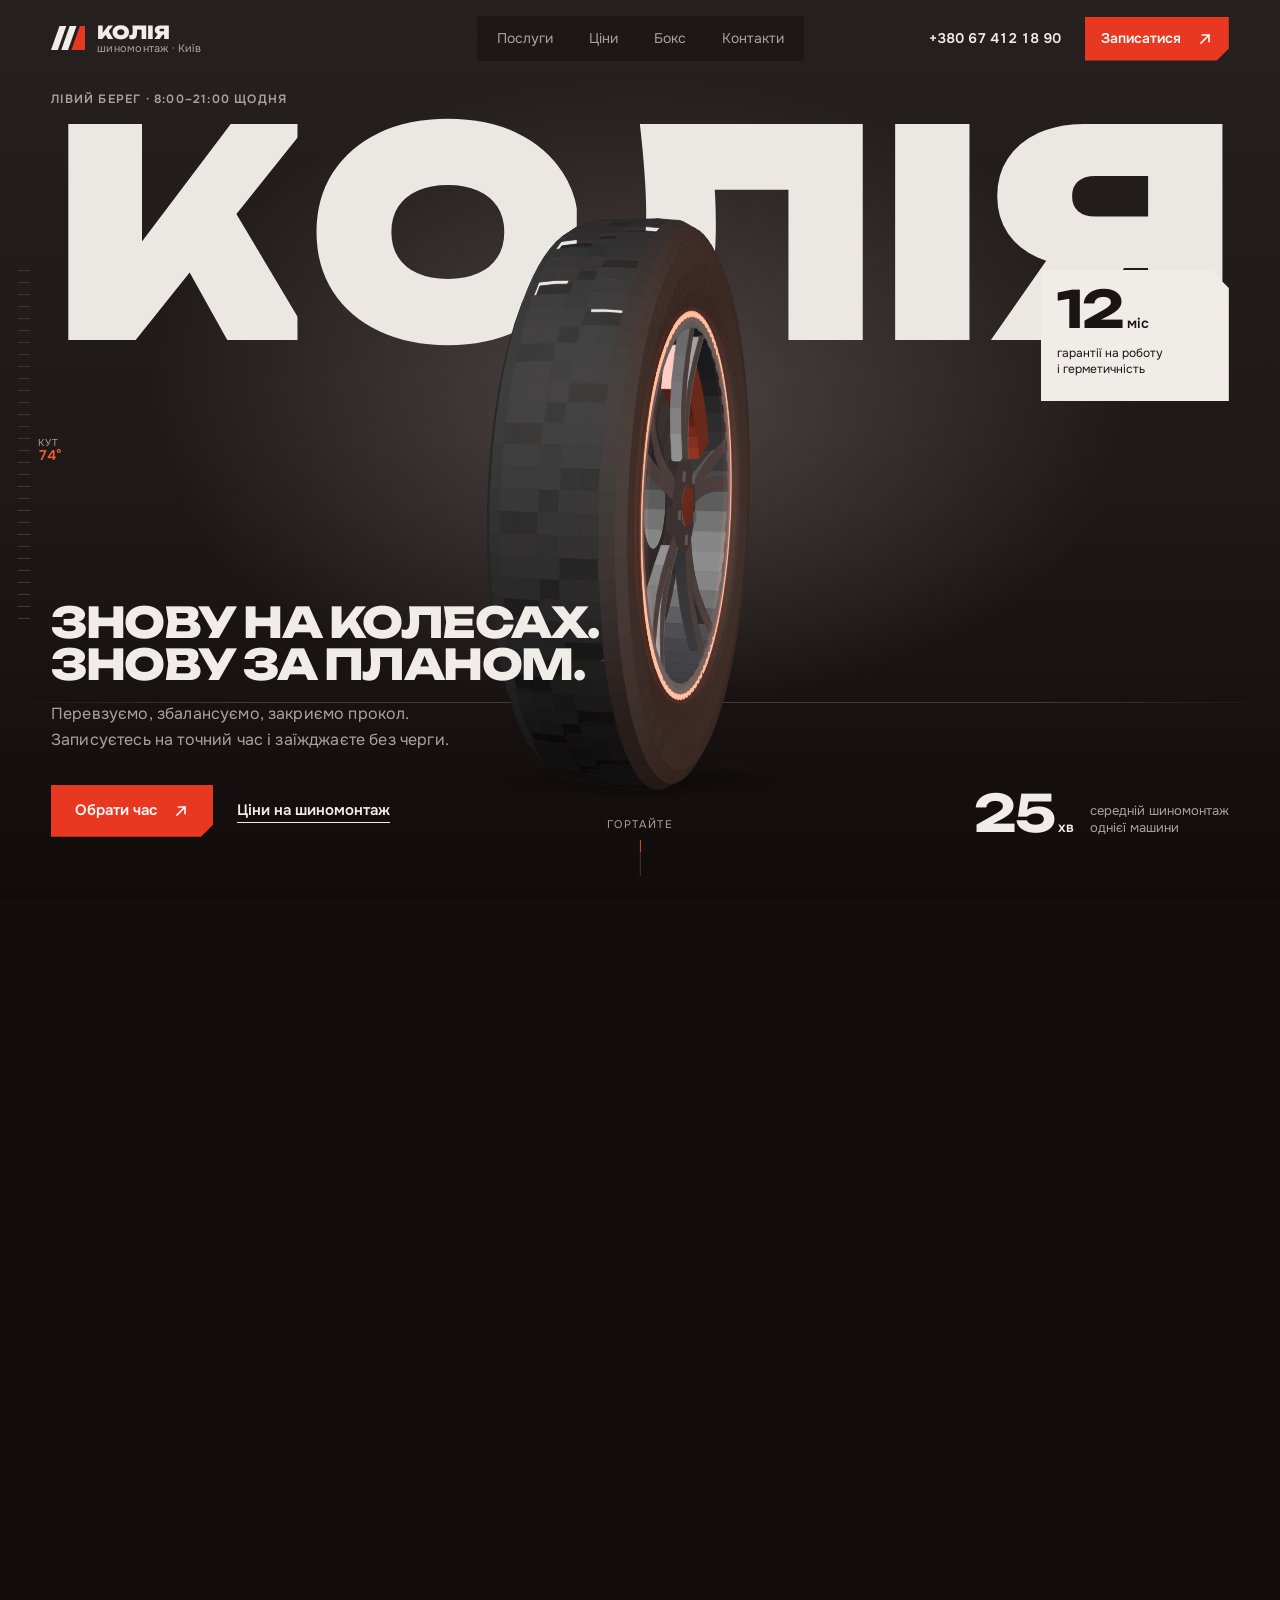
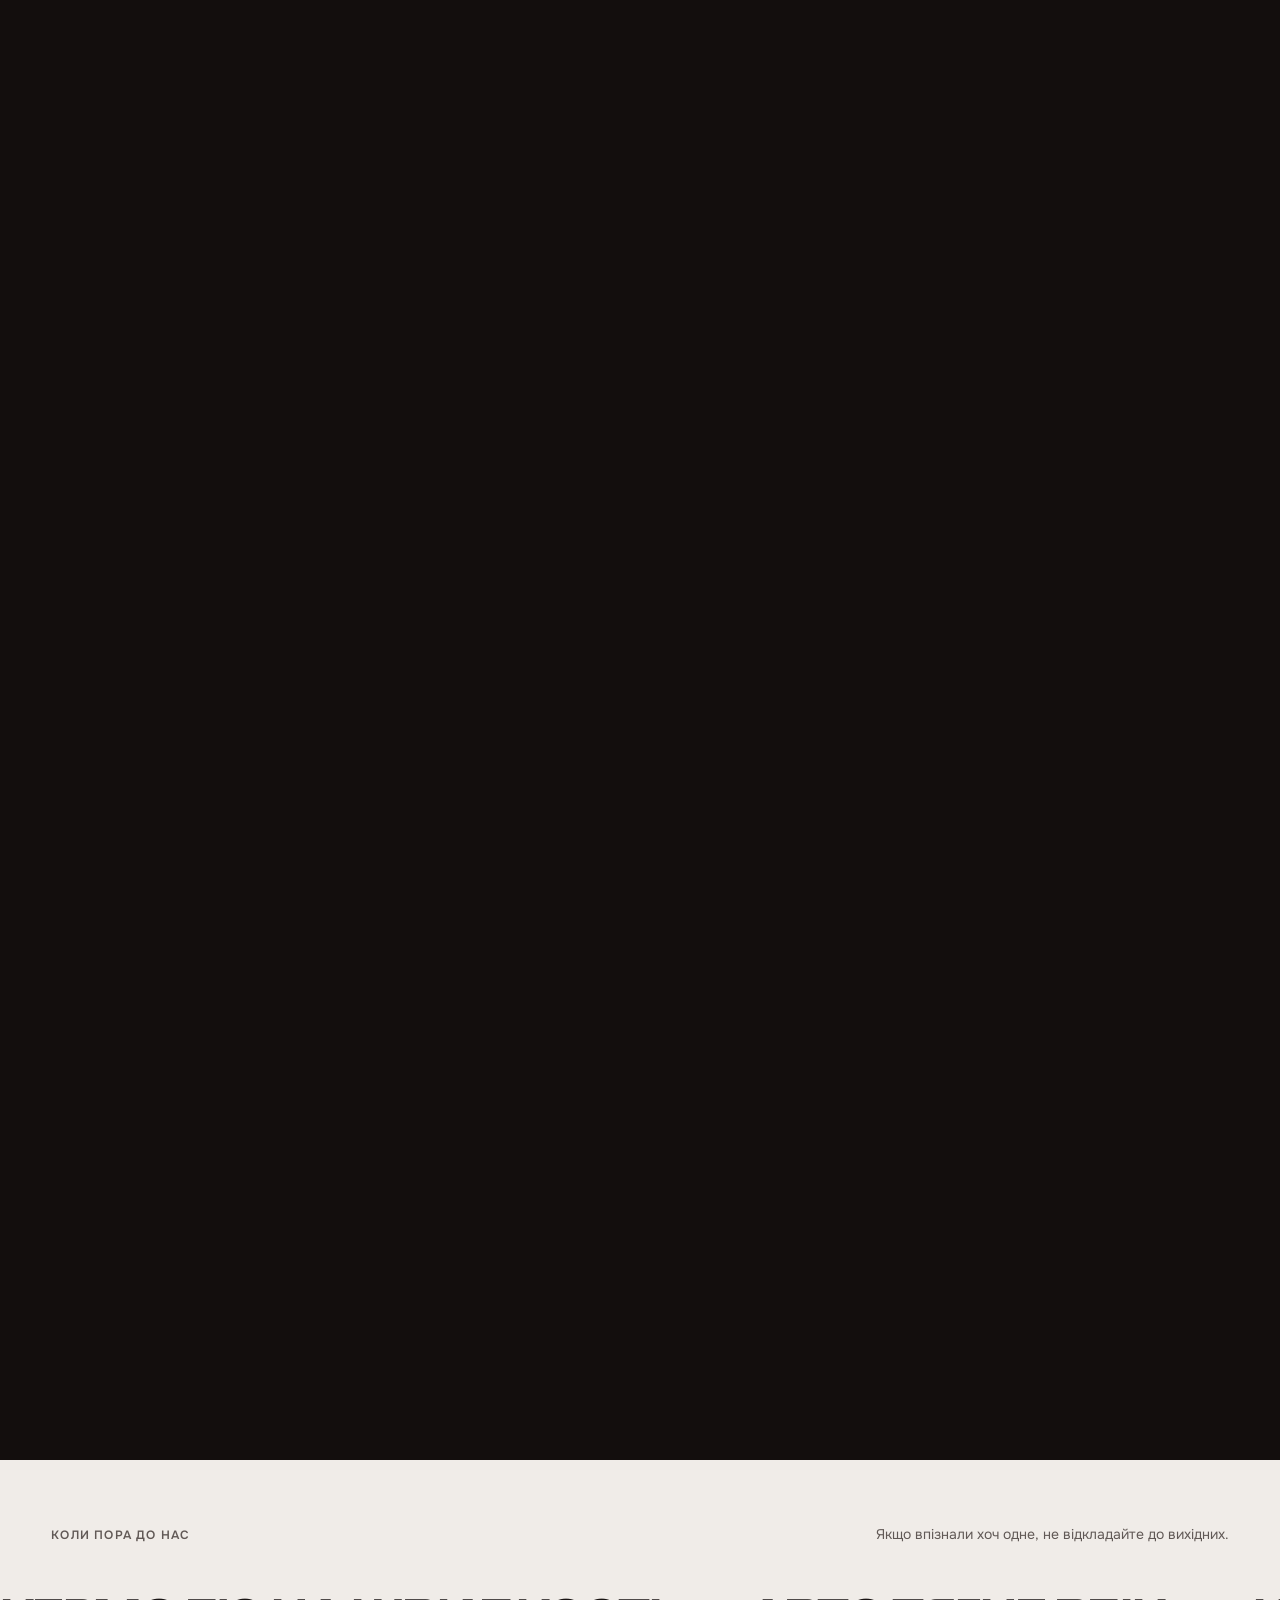
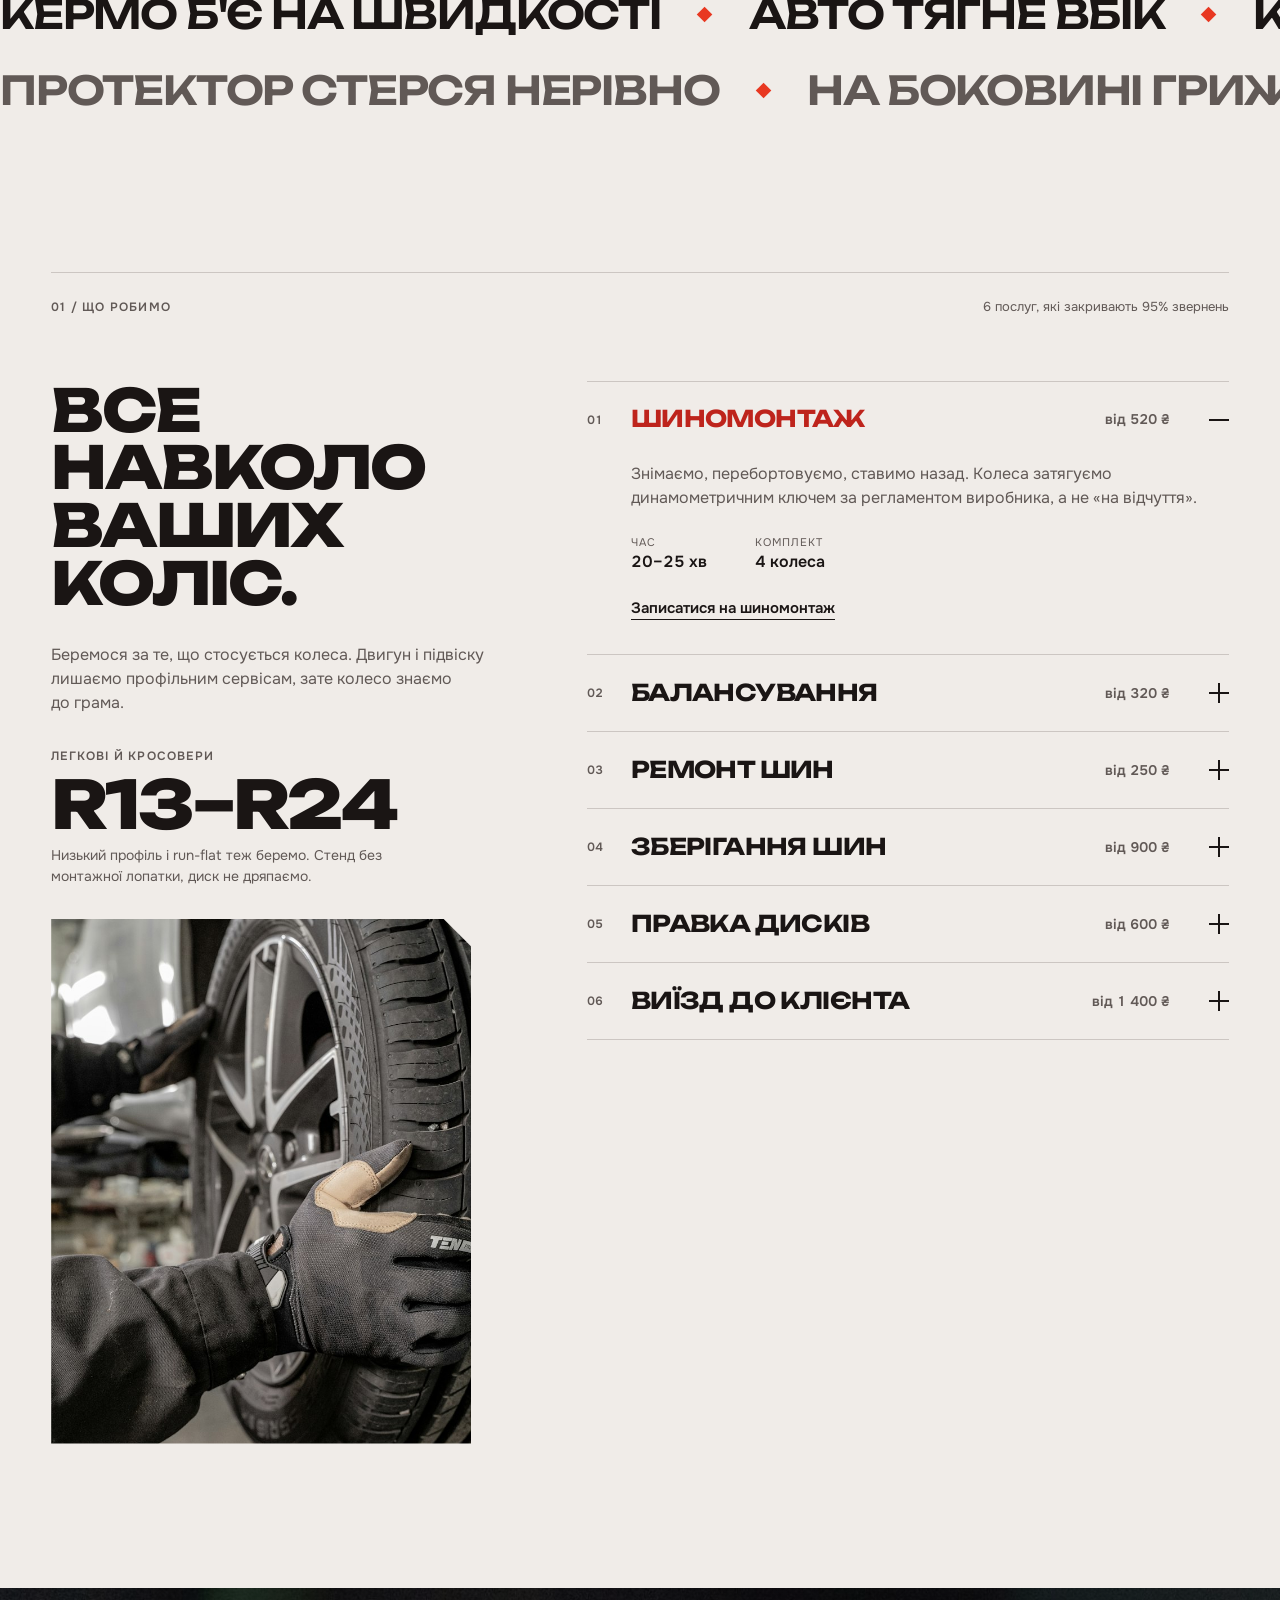
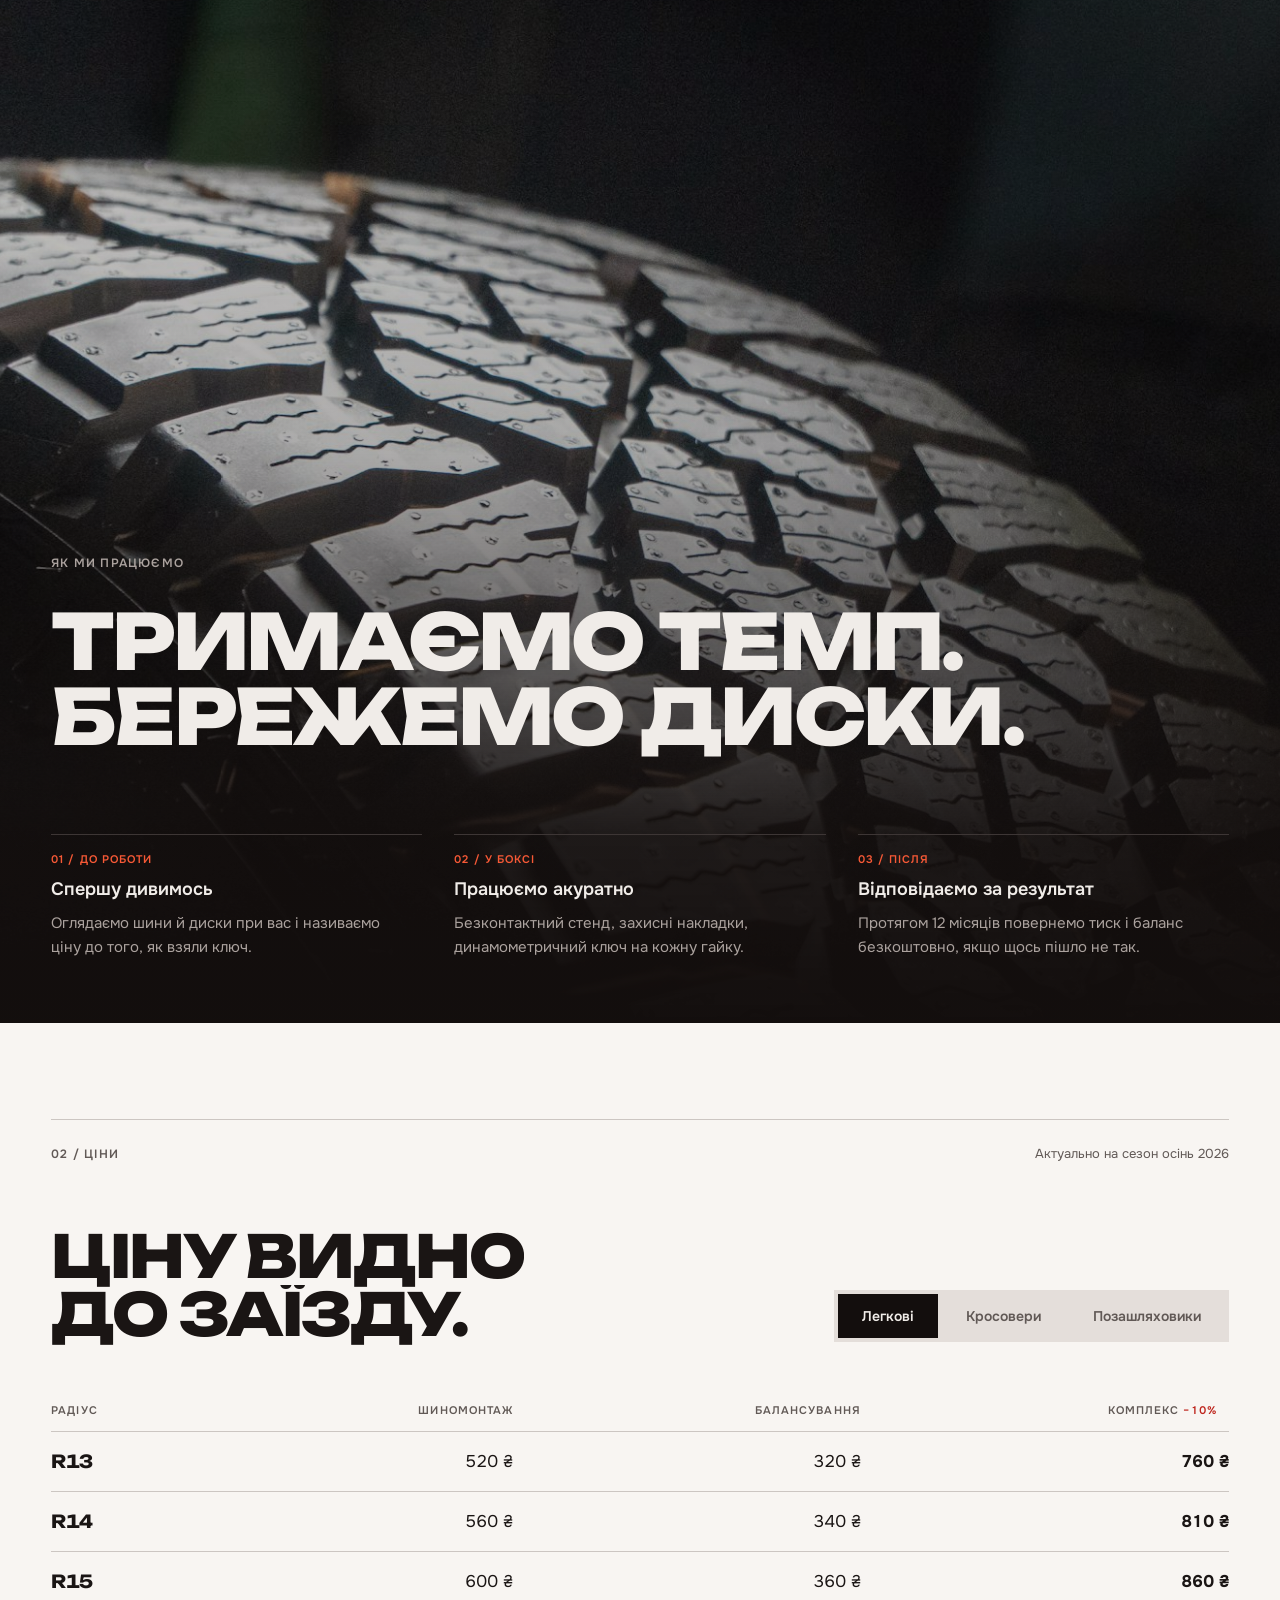
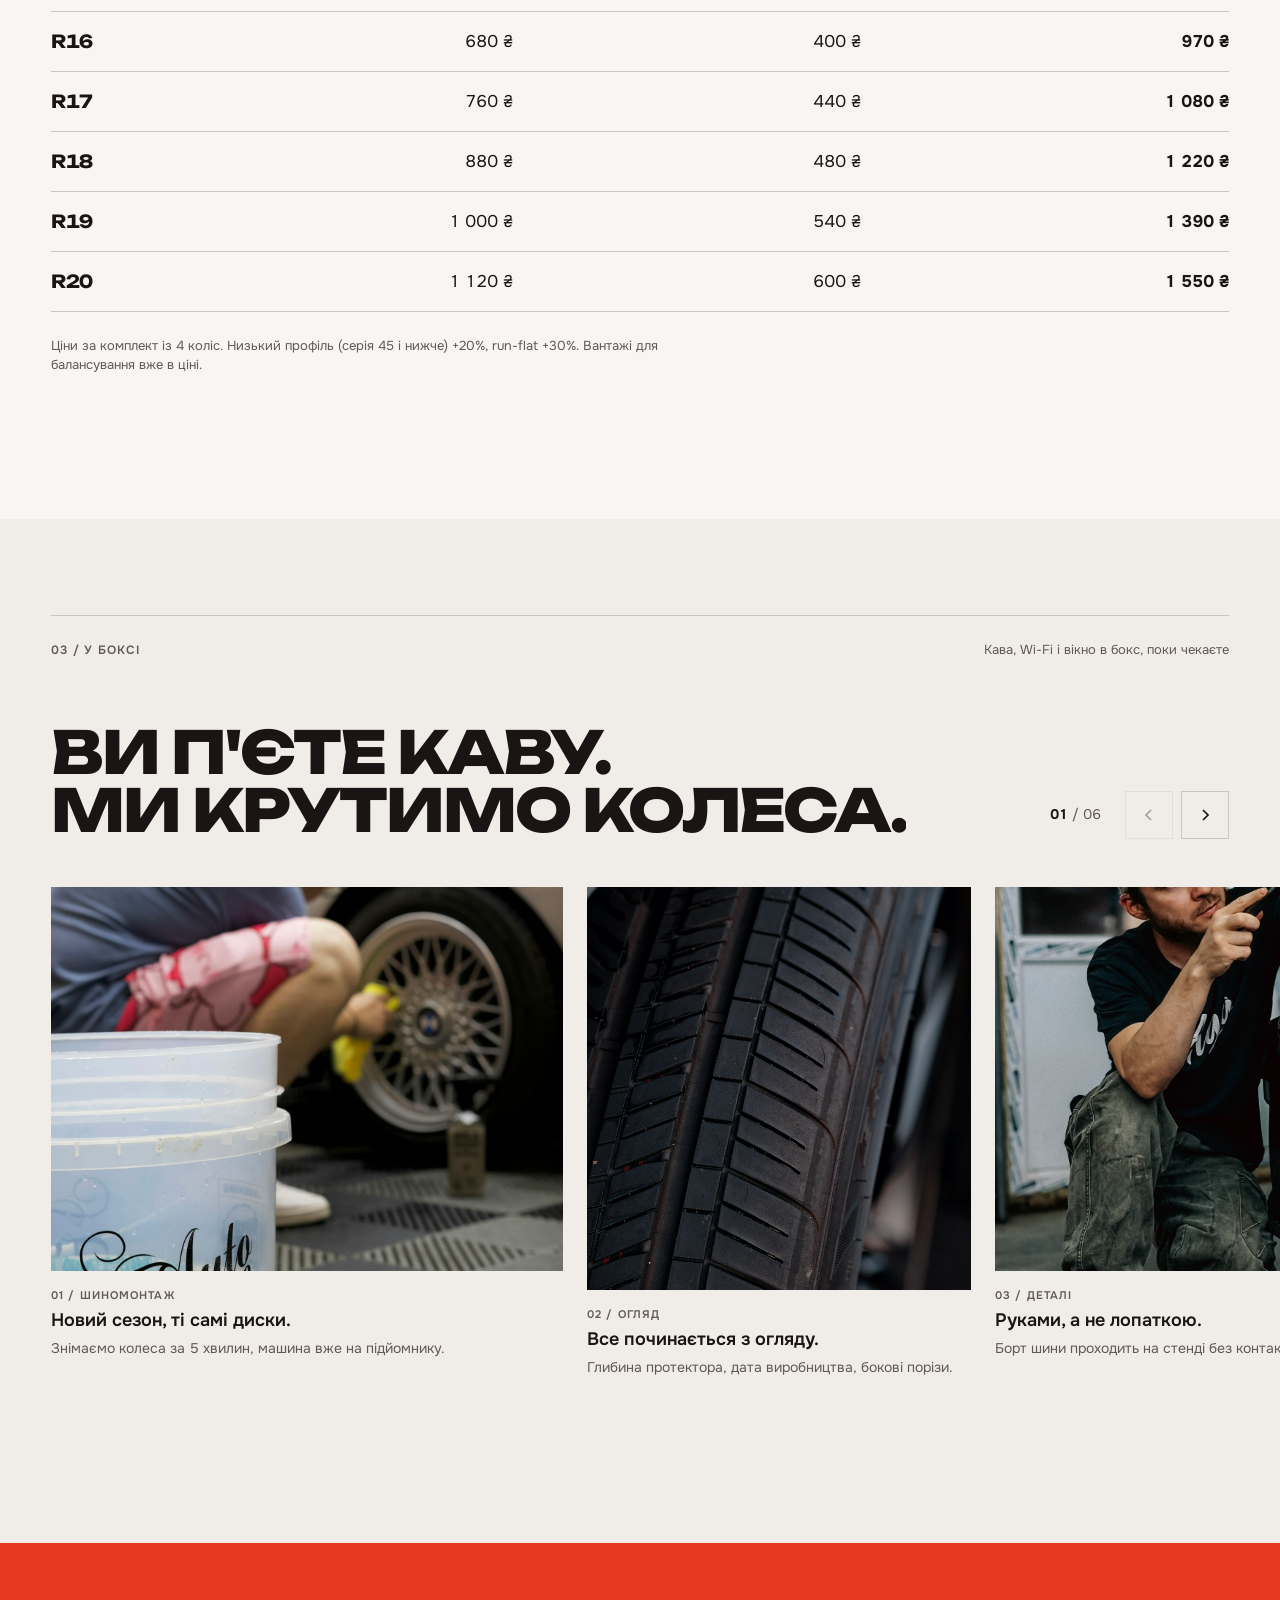
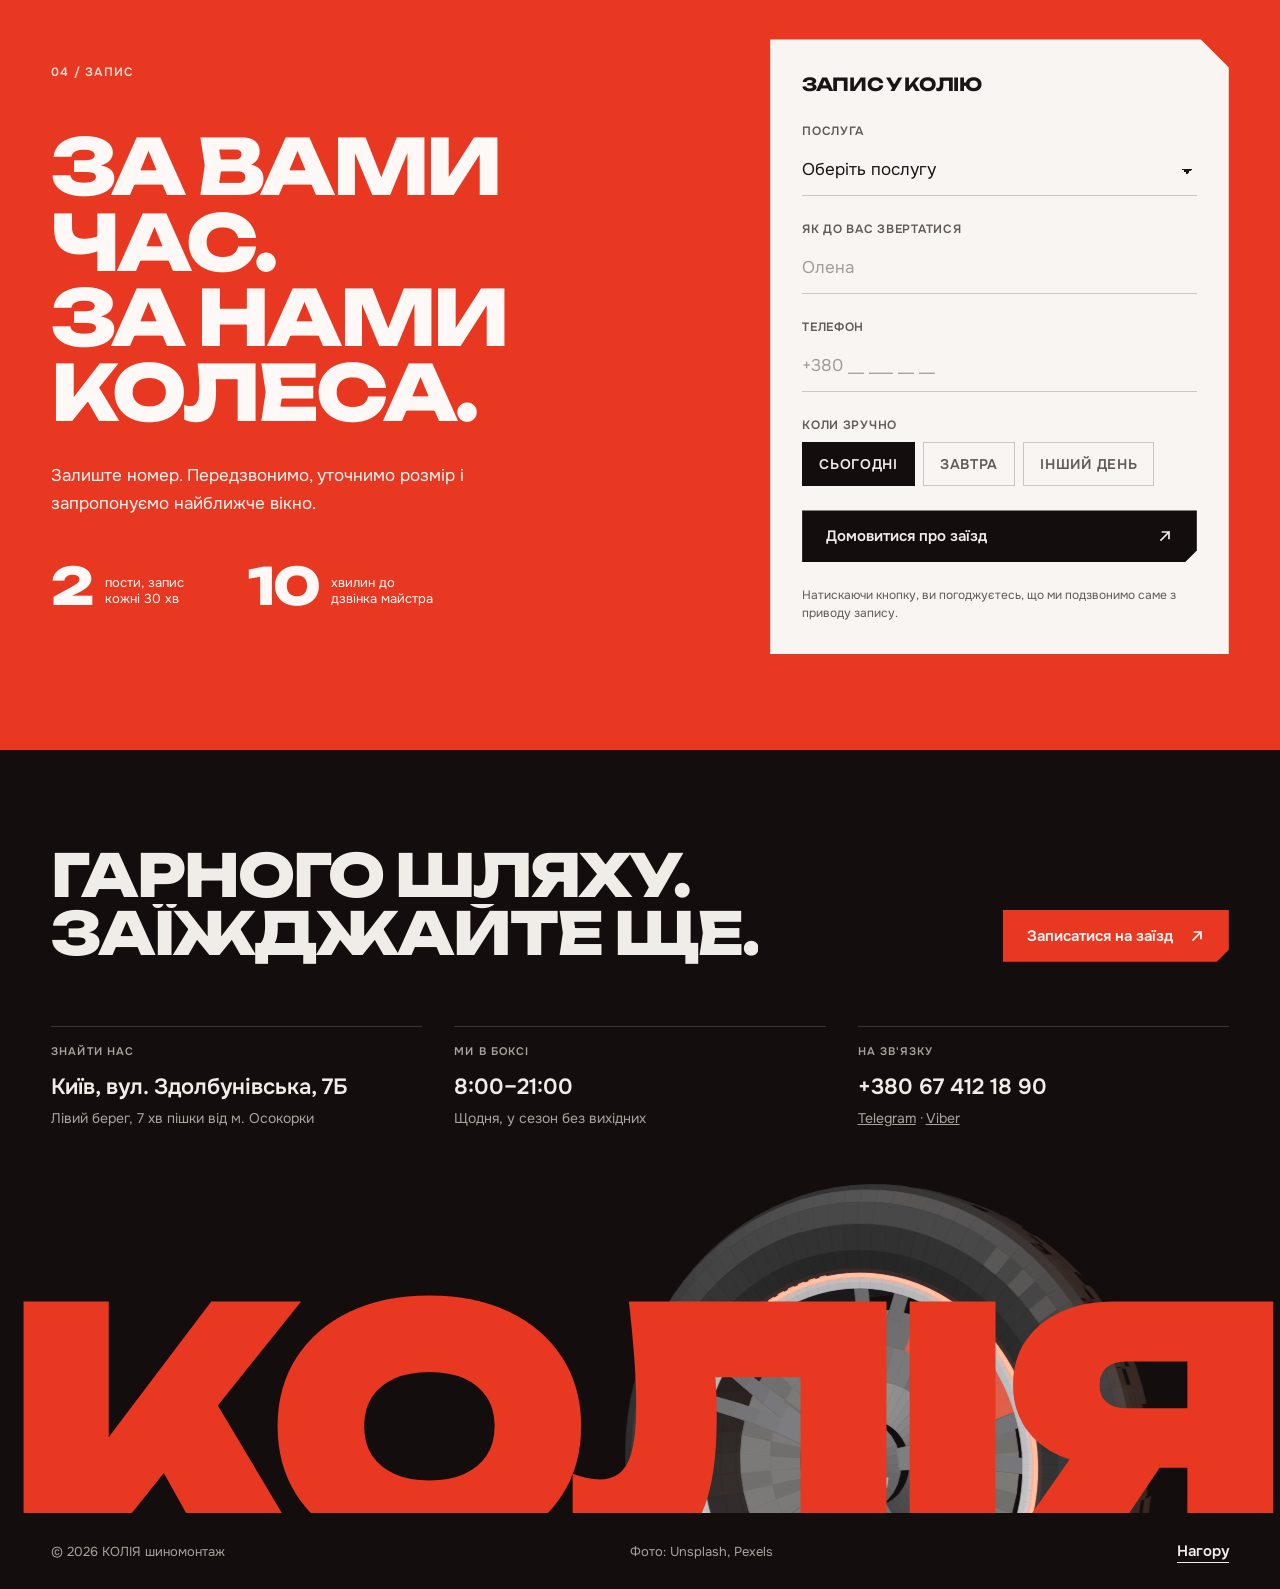
<file: kolia/index.html>
<!doctype html>
<html lang="uk">
<head>
  <meta charset="utf-8">
  <meta name="viewport" content="width=device-width, initial-scale=1">
  <title>КОЛІЯ · шиномонтаж на Лівому березі Києва</title>
  <meta name="description" content="Шиномонтаж, балансування, ремонт шин, правка дисків і сезонне зберігання. Запис на точний час, 8:00–21:00 щодня.">
  <meta name="theme-color" content="#1b1817">
  <meta property="og:title" content="КОЛІЯ · шиномонтаж">
  <meta property="og:description" content="Знову на колесах. Знову за планом. Запис на точний час без черги.">
  <meta property="og:image" content="img/tread-dark.jpg">
  <link rel="icon" href="img/favicon.svg" type="image/svg+xml">
  <link rel="preconnect" href="https://fonts.googleapis.com">
  <link rel="preconnect" href="https://fonts.gstatic.com" crossorigin>
  <link href="https://fonts.googleapis.com/css2?family=Onest:wght@400;500;600;700&family=Unbounded:wght@500;700;800;900&display=swap" rel="stylesheet">
  <link rel="stylesheet" href="style.css">
</head>
<body class="is-intro">
  

  <svg class="sprite" aria-hidden="true" xmlns="http://www.w3.org/2000/svg">
    <symbol id="i-arrow" viewBox="0 0 16 16"><path d="M4 12 12 4M5.5 4H12v6.5" fill="none" stroke="currentColor" stroke-width="1.7" stroke-linecap="square"/></symbol>
    <symbol id="i-left" viewBox="0 0 16 16"><path d="M10 3 5 8l5 5" fill="none" stroke="currentColor" stroke-width="1.7"/></symbol>
    <symbol id="i-right" viewBox="0 0 16 16"><path d="m6 3 5 5-5 5" fill="none" stroke="currentColor" stroke-width="1.7"/></symbol>
    <symbol id="i-check" viewBox="0 0 24 24"><path d="m5 12.5 4.5 4.5L19 7.5" fill="none" stroke="currentColor" stroke-width="2.2"/></symbol>
  </svg>

  <a class="skip" href="#main">Перейти до змісту</a>

  <!-- ============ NAV ============ -->
  <header class="nav" id="nav">
    <a class="logo" href="#top" aria-label="КОЛІЯ, на початок сторінки">
      <svg class="logo__mark" viewBox="0 0 40 28" aria-hidden="true">
        <path d="M0 28 10 0h8L8 28z"/><path d="M12 28 22 0h8L20 28z"/><path class="logo__mark-hot" d="M24 28 34 0h6v28z"/>
      </svg>
      <span class="logo__text"><b>КОЛІЯ</b><small>шиномонтаж · Київ</small></span>
    </a>
    <nav class="nav__links" aria-label="Основна навігація">
      <a href="#services">Послуги</a>
      <a href="#prices">Ціни</a>
      <a href="#box">Бокс</a>
      <a href="#contacts">Контакти</a>
    </nav>
    <div class="nav__right">
      <a class="nav__phone" href="tel:+380674121890">+380 67 412 18 90</a>
      <a class="btn btn--sm" href="#booking">Записатися<svg class="ico" aria-hidden="true"><use href="#i-arrow"/></svg></a>
      <button class="nav__burger" id="burger" type="button" aria-expanded="false" aria-controls="menu" aria-label="Відкрити меню"><span></span><span></span></button>
    </div>
  </header>

  <div class="menu" id="menu" hidden>
    <nav aria-label="Мобільна навігація">
      <a href="#services">Послуги</a>
      <a href="#prices">Ціни</a>
      <a href="#box">Бокс</a>
      <a href="#contacts">Контакти</a>
    </nav>
    <a class="menu__phone" href="tel:+380674121890">+380 67 412 18 90</a>
    <a class="btn" href="#booking">Записатися на заїзд<svg class="ico" aria-hidden="true"><use href="#i-arrow"/></svg></a>
  </div>

  <main id="main">

    <!-- ============ HERO: інтро + обертання колеса на скролі ============ -->
    <section class="hero" id="top" aria-label="КОЛІЯ шиномонтаж">
      <div class="hero__stage" id="stage">
        <div class="hero__studio" aria-hidden="true"></div>

        <div class="hero__word" id="heroWord" aria-hidden="true">
          <span class="ch">К</span><span class="ch">О</span><span class="ch">Л</span><span class="ch">І</span><span class="ch">Я</span>
        </div>

        <canvas class="hero__canvas" id="wheel" aria-hidden="true"></canvas>
        <div class="hero__flash" id="flash" aria-hidden="true"></div>

        <div class="hero__ruler" aria-hidden="true">
          <span class="hero__readout"><small>кут</small><b id="readout">72°</b></span>
        </div>

        <p class="hero__eyebrow">Лівий берег · 8:00–21:00 щодня</p>

        <div class="hero__copy" id="heroCopy">
          <h1 class="hero__title"><span class="ln"><span>Знову на колесах.</span></span><span class="ln"><span>Знову за планом.</span></span></h1>
          <p class="hero__lead">Перевзуємо, збалансуємо, закриємо прокол. Записуєтесь на точний час і заїжджаєте без черги.</p>
          <div class="hero__actions">
            <a class="btn" href="#booking">Обрати час<svg class="ico" aria-hidden="true"><use href="#i-arrow"/></svg></a>
            <a class="link link--light" href="#prices">Ціни на шиномонтаж</a>
          </div>
        </div>

        <div class="hero__meta" id="heroMeta">
          <p class="hero__meta-num"><b>25</b><span>хв</span></p>
          <p>середній шиномонтаж<br>однієї машини</p>
        </div>

        <div class="hero__badge" id="heroBadge">
          <p class="hero__badge-num"><b>12</b><span>міс</span></p>
          <p>гарантії на роботу<br>і герметичність</p>
        </div>

        <div class="hero__specs" id="specs">
          <p class="hero__specs-title">Що бачить майстер у кожному колесі</p>
          <div class="spec" data-anchor="tread">
            <span class="spec__n">01</span>
            <h2 class="spec__t">Протектор</h2>
            <p>Міряємо глибину в трьох точках і чесно кажемо, скільки сезонів лишилось.</p>
          </div>
          <div class="spec" data-anchor="rim">
            <span class="spec__n">02</span>
            <h2 class="spec__t">Диск</h2>
            <p>Биття, вм'ятини, балансування з точністю до одного грама.</p>
          </div>
          <div class="spec" data-anchor="caliper">
            <span class="spec__n">03</span>
            <h2 class="spec__t">Гальма</h2>
            <p>Поки колесо зняте, безкоштовно дивимось колодки і супорт.</p>
          </div>
        </div>

        <svg class="hero__lines" id="lines" aria-hidden="true">
          <path pathLength="1"/><path pathLength="1"/><path pathLength="1"/>
          <circle r="5"/><circle r="5"/><circle r="5"/>
        </svg>

        <div class="hero__hint" id="hint" aria-hidden="true"><span>Гортайте</span><i></i></div>
      </div>
    </section>

    <!-- ============ SYMPTOMS ============ -->
    <section class="symptoms" aria-labelledby="symptoms-title">
      <div class="symptoms__head wrap">
        <p class="label" id="symptoms-title">Коли пора до нас</p>
        <p class="symptoms__note">Якщо впізнали хоч одне, не відкладайте до вихідних.</p>
      </div>
      <div class="marquee">
        <ul class="marquee__track">
          <li>Кермо б'є на швидкості</li><li>Авто тягне вбік</li><li>Колесо втрачає тиск</li><li>Гул на трасі</li><li>Спіймали яму</li>
          <li aria-hidden="true">Кермо б'є на швидкості</li><li aria-hidden="true">Авто тягне вбік</li><li aria-hidden="true">Колесо втрачає тиск</li><li aria-hidden="true">Гул на трасі</li><li aria-hidden="true">Спіймали яму</li>
        </ul>
      </div>
      <div class="marquee marquee--rev">
        <ul class="marquee__track">
          <li>Протектор стерся нерівно</li><li>На боковині грижа</li><li>Вранці +3 °C</li><li>Нові диски, старі шини</li><li>Горить датчик тиску</li>
          <li aria-hidden="true">Протектор стерся нерівно</li><li aria-hidden="true">На боковині грижа</li><li aria-hidden="true">Вранці +3 °C</li><li aria-hidden="true">Нові диски, старі шини</li><li aria-hidden="true">Горить датчик тиску</li>
        </ul>
      </div>
    </section>

    <!-- ============ SERVICES ============ -->
    <section class="services" id="services" aria-labelledby="services-title">
      <div class="wrap">
        <div class="sec-head">
          <p class="label">01 / Що робимо</p>
          <p class="sec-head__aside">6 послуг, які закривають 95% звернень</p>
        </div>
        <div class="services__grid">
          <div class="services__intro">
            <h2 class="h2 split" id="services-title"><span class="ln"><span>Все навколо</span></span><span class="ln"><span>ваших коліс.</span></span></h2>
            <p class="services__text" data-reveal>Беремося за те, що стосується колеса. Двигун і підвіску лишаємо профільним сервісам, зате колесо знаємо до грама.</p>
            <div class="services__range" data-reveal>
              <p class="services__range-label">Легкові й кросовери</p>
              <p class="services__range-num">R13–R24</p>
              <p class="services__range-note">Низький профіль і run-flat теж беремо. Стенд без монтажної лопатки, диск не дряпаємо.</p>
            </div>
            <figure class="services__photo" data-reveal>
              <img src="img/garage-tire.jpg" data-fallback="https://images.unsplash.com/photo-1645445522156-9ac06bc7a767?auto=format&fit=crop&w=1400&q=80" alt="Майстер працює з колесом у боксі шиномонтажу" loading="lazy" width="1400" height="1750">
            </figure>
          </div>

          <div class="acc" id="acc">
            <div class="acc__item is-open">
              <h3 class="acc__h"><button class="acc__btn" type="button" aria-expanded="true" aria-controls="acc-1" id="acc-b1"><span class="acc__n">01</span><span class="acc__t">Шиномонтаж</span><span class="acc__p">від 520 ₴</span><span class="acc__i" aria-hidden="true"></span></button></h3>
              <div class="acc__panel" id="acc-1" role="region" aria-labelledby="acc-b1"><div class="acc__inner">
                <p>Знімаємо, перебортовуємо, ставимо назад. Колеса затягуємо динамометричним ключем за регламентом виробника, а не «на відчуття».</p>
                <dl class="acc__dl"><div><dt>Час</dt><dd>20–25 хв</dd></div><div><dt>Комплект</dt><dd>4 колеса</dd></div></dl>
                <a class="link" href="#booking" data-service="Шиномонтаж">Записатися на шиномонтаж</a>
              </div></div>
            </div>
            <div class="acc__item">
              <h3 class="acc__h"><button class="acc__btn" type="button" aria-expanded="false" aria-controls="acc-2" id="acc-b2"><span class="acc__n">02</span><span class="acc__t">Балансування</span><span class="acc__p">від 320 ₴</span><span class="acc__i" aria-hidden="true"></span></button></h3>
              <div class="acc__panel" id="acc-2" role="region" aria-labelledby="acc-b2"><div class="acc__inner">
                <p>Автоматичний стенд з лазерною вказівкою місця вантажу. Якщо кермо б'є на 90 км/год, найчастіше справа саме тут.</p>
                <dl class="acc__dl"><div><dt>Час</dt><dd>15 хв</dd></div><div><dt>Точність</dt><dd>до 1 г</dd></div></dl>
                <a class="link" href="#booking" data-service="Балансування">Записатися на балансування</a>
              </div></div>
            </div>
            <div class="acc__item">
              <h3 class="acc__h"><button class="acc__btn" type="button" aria-expanded="false" aria-controls="acc-3" id="acc-b3"><span class="acc__n">03</span><span class="acc__t">Ремонт шин</span><span class="acc__p">від 250 ₴</span><span class="acc__i" aria-hidden="true"></span></button></h3>
              <div class="acc__panel" id="acc-3" role="region" aria-labelledby="acc-b3"><div class="acc__inner">
                <p>Прокол ставимо латкою-грибком зсередини, без джгутів «до першої траси». Бокові порізи оцінюємо чесно: іноді шину краще замінити.</p>
                <dl class="acc__dl"><div><dt>Час</dt><dd>30–40 хв</dd></div><div><dt>Гарантія</dt><dd>12 міс</dd></div></dl>
                <a class="link" href="#booking" data-service="Ремонт шин">Записатися на ремонт</a>
              </div></div>
            </div>
            <div class="acc__item">
              <h3 class="acc__h"><button class="acc__btn" type="button" aria-expanded="false" aria-controls="acc-4" id="acc-b4"><span class="acc__n">04</span><span class="acc__t">Зберігання шин</span><span class="acc__p">від 900 ₴</span><span class="acc__i" aria-hidden="true"></span></button></h3>
              <div class="acc__panel" id="acc-4" role="region" aria-labelledby="acc-b4"><div class="acc__inner">
                <p>Мийка, маркування, чохли і стелаж при +5…+20 °C. У новий сезон колеса вже чекають у боксі на ваш час.</p>
                <dl class="acc__dl"><div><dt>Термін</dt><dd>сезон</dd></div><div><dt>Ціна</dt><dd>за комплект</dd></div></dl>
                <a class="link" href="#booking" data-service="Зберігання шин">Залишити шини на сезон</a>
              </div></div>
            </div>
            <div class="acc__item">
              <h3 class="acc__h"><button class="acc__btn" type="button" aria-expanded="false" aria-controls="acc-5" id="acc-b5"><span class="acc__n">05</span><span class="acc__t">Правка дисків</span><span class="acc__p">від 600 ₴</span><span class="acc__i" aria-hidden="true"></span></button></h3>
              <div class="acc__panel" id="acc-5" role="region" aria-labelledby="acc-b5"><div class="acc__inner">
                <p>Сталеві та легкосплавні. Вирівнюємо биття після ями, перевіряємо на тріщини до того, як братися за роботу.</p>
                <dl class="acc__dl"><div><dt>Час</dt><dd>від 40 хв</dd></div><div><dt>Диски</dt><dd>R13–R22</dd></div></dl>
                <a class="link" href="#booking" data-service="Правка дисків">Записатися на правку</a>
              </div></div>
            </div>
            <div class="acc__item">
              <h3 class="acc__h"><button class="acc__btn" type="button" aria-expanded="false" aria-controls="acc-6" id="acc-b6"><span class="acc__n">06</span><span class="acc__t">Виїзд до клієнта</span><span class="acc__p">від 1 400 ₴</span><span class="acc__i" aria-hidden="true"></span></button></h3>
              <div class="acc__panel" id="acc-6" role="region" aria-labelledby="acc-b6"><div class="acc__inner">
                <p>Мобільна бригада на Лівому березі: офіс, паркінг ЖК, узбіччя. Веземо стенд, компресор і вантажі.</p>
                <dl class="acc__dl"><div><dt>Приїзд</dt><dd>до 60 хв</dd></div><div><dt>Райони</dt><dd>Лівий берег</dd></div></dl>
                <a class="link" href="#booking" data-service="Виїзд до клієнта">Викликати бригаду</a>
              </div></div>
            </div>
          </div>
        </div>
      </div>
    </section>

    <!-- ============ DARK BAND ============ -->
    <section class="band" aria-labelledby="band-title">
      <div class="band__media" aria-hidden="true">
        <img class="band__img" id="bandImg" src="img/tread-dark.jpg" data-fallback="https://images.unsplash.com/photo-1753030148904-16130157a3e5?auto=format&fit=crop&w=2000&q=80" alt="" width="2000" height="1333">
      </div>
      <div class="band__content wrap">
        <p class="label label--light">Як ми працюємо</p>
        <h2 class="h2 h2--xl split" id="band-title"><span class="ln"><span>Тримаємо темп.</span></span><span class="ln"><span>Бережемо диски.</span></span></h2>
        <ol class="band__steps">
          <li data-reveal><span class="band__n">01 / до роботи</span><h3>Спершу дивимось</h3><p>Оглядаємо шини й диски при вас і називаємо ціну до того, як взяли ключ.</p></li>
          <li data-reveal><span class="band__n">02 / у боксі</span><h3>Працюємо акуратно</h3><p>Безконтактний стенд, захисні накладки, динамометричний ключ на кожну гайку.</p></li>
          <li data-reveal><span class="band__n">03 / після</span><h3>Відповідаємо за результат</h3><p>Протягом 12 місяців повернемо тиск і баланс безкоштовно, якщо щось пішло не так.</p></li>
        </ol>
      </div>
    </section>

    <!-- ============ PRICES ============ -->
    <section class="prices" id="prices" aria-labelledby="prices-title">
      <div class="wrap">
        <div class="sec-head">
          <p class="label">02 / Ціни</p>
          <p class="sec-head__aside">Актуально на сезон осінь 2026</p>
        </div>
        <div class="prices__top">
          <h2 class="h2 split" id="prices-title"><span class="ln"><span>Ціну видно</span></span><span class="ln"><span>до заїзду.</span></span></h2>
          <div class="tabs" role="tablist" aria-label="Тип авто">
            <button class="tabs__btn is-active" role="tab" type="button" aria-selected="true" aria-controls="price-panel" data-set="car" id="tab-car">Легкові</button>
            <button class="tabs__btn" role="tab" type="button" aria-selected="false" aria-controls="price-panel" data-set="cross" id="tab-cross" tabindex="-1">Кросовери</button>
            <button class="tabs__btn" role="tab" type="button" aria-selected="false" aria-controls="price-panel" data-set="suv" id="tab-suv" tabindex="-1">Позашляховики</button>
          </div>
        </div>

        <div class="prices__panel" id="price-panel" role="tabpanel" aria-labelledby="tab-car">
          <table class="ptable">
            <caption class="visually-hidden">Ціни за комплект із 4 коліс, гривні</caption>
            <thead>
              <tr><th scope="col">Радіус</th><th scope="col">Шиномонтаж</th><th scope="col">Балансування</th><th scope="col">Комплекс <em>−10%</em></th></tr>
            </thead>
            <tbody id="priceBody">
              <tr><th scope="row">R13</th><td>520 ₴</td><td>320 ₴</td><td>760 ₴</td></tr>
              <tr><th scope="row">R14</th><td>560 ₴</td><td>340 ₴</td><td>810 ₴</td></tr>
              <tr><th scope="row">R15</th><td>600 ₴</td><td>360 ₴</td><td>860 ₴</td></tr>
              <tr><th scope="row">R16</th><td>680 ₴</td><td>400 ₴</td><td>970 ₴</td></tr>
              <tr><th scope="row">R17</th><td>760 ₴</td><td>440 ₴</td><td>1 080 ₴</td></tr>
              <tr><th scope="row">R18</th><td>880 ₴</td><td>480 ₴</td><td>1 220 ₴</td></tr>
              <tr><th scope="row">R19</th><td>1 000 ₴</td><td>540 ₴</td><td>1 390 ₴</td></tr>
              <tr><th scope="row">R20</th><td>1 120 ₴</td><td>600 ₴</td><td>1 550 ₴</td></tr>
            </tbody>
          </table>
          <p class="prices__note">Ціни за комплект із 4 коліс. Низький профіль (серія 45 і нижче) +20%, run-flat +30%. Вантажі для балансування вже в ціні.</p>
        </div>
      </div>
    </section>

    <!-- ============ GALLERY ============ -->
    <section class="gallery" id="box" aria-labelledby="gallery-title">
      <div class="wrap">
        <div class="sec-head">
          <p class="label">03 / У боксі</p>
          <p class="sec-head__aside">Кава, Wi-Fi і вікно в бокс, поки чекаєте</p>
        </div>
        <div class="gallery__top">
          <h2 class="h2 split" id="gallery-title"><span class="ln"><span>Ви п'єте каву.</span></span><span class="ln"><span>Ми крутимо колеса.</span></span></h2>
          <div class="gallery__ctrl">
            <p class="gallery__count" aria-live="polite"><b id="galCur">01</b> / <span id="galTotal">06</span></p>
            <button class="sq-btn" id="galPrev" type="button" aria-label="Попереднє фото"><svg class="ico" aria-hidden="true"><use href="#i-left"/></svg></button>
            <button class="sq-btn" id="galNext" type="button" aria-label="Наступне фото"><svg class="ico" aria-hidden="true"><use href="#i-right"/></svg></button>
          </div>
        </div>
      </div>
      <div class="gallery__track" id="galTrack" tabindex="0" aria-label="Фото з боксу, гортайте горизонтально">
        <figure class="slide">
          <div class="slide__img"><img src="img/master-wheel.jpg" data-fallback="https://images.unsplash.com/photo-1687845542154-0063ce9e4fad?auto=format&fit=crop&w=1400&q=80" alt="Майстер знімає колесо з автомобіля" loading="lazy" width="1400" height="1050"></div>
          <figcaption><span>01 / шиномонтаж</span><b>Новий сезон, ті самі диски.</b><small>Знімаємо колеса за 5 хвилин, машина вже на підйомнику.</small></figcaption>
        </figure>
        <figure class="slide">
          <div class="slide__img"><img src="img/tread-close.jpg" data-fallback="https://images.unsplash.com/photo-1751601397743-fed8bbfd2965?auto=format&fit=crop&w=1400&q=80" alt="Протектор легкосплавного колеса крупним планом" loading="lazy" width="1400" height="1050"></div>
          <figcaption><span>02 / огляд</span><b>Все починається з огляду.</b><small>Глибина протектора, дата виробництва, бокові порізи.</small></figcaption>
        </figure>
        <figure class="slide">
          <div class="slide__img"><img src="img/mechanic-detail.jpg" data-fallback="https://images.pexels.com/photos/37809550/pexels-photo-37809550.jpeg?auto=compress&cs=tinysrgb&w=1400" alt="Майстер обробляє шину в боксі" loading="lazy" width="1400" height="1050"></div>
          <figcaption><span>03 / деталі</span><b>Руками, а не лопаткою.</b><small>Борт шини проходить на стенді без контакту з диском.</small></figcaption>
        </figure>
        <figure class="slide">
          <div class="slide__img"><img src="img/wheel-sport.jpg" data-fallback="https://images.unsplash.com/photo-1699325490806-902b139a6682?auto=format&fit=crop&w=1400&q=80" alt="Спортивне колесо з низькопрофільною шиною" loading="lazy" width="1400" height="1050"></div>
          <figcaption><span>04 / низький профіль</span><b>R20 без подряпин.</b><small>Низькопрофільні шини монтуємо тільки на безлопатковому стенді.</small></figcaption>
        </figure>
        <figure class="slide">
          <div class="slide__img"><img src="img/tire-wrench.jpg" data-fallback="https://images.unsplash.com/photo-1702146713922-613313be011d?auto=format&fit=crop&w=1400&q=80" alt="Шина і ключ на підлозі боксу" loading="lazy" width="1400" height="1050"></div>
          <figcaption><span>05 / затяжка</span><b>Кожна гайка з моментом.</b><small>Динамометричний ключ і перевірка після 50 км, якщо попросите.</small></figcaption>
        </figure>
        <figure class="slide">
          <div class="slide__img"><img src="img/workshop.jpg" data-fallback="https://images.pexels.com/photos/4116231/pexels-photo-4116231.jpeg?auto=compress&cs=tinysrgb&w=1400" alt="Майстри в автомобільному боксі" loading="lazy" width="1400" height="1050"></div>
          <figcaption><span>06 / бокс</span><b>Два пости, нуль черги.</b><small>Запис кожні 30 хвилин, тож ваш час справді ваш.</small></figcaption>
        </figure>
      </div>
    </section>

    <!-- ============ BOOKING ============ -->
    <section class="booking" id="booking" aria-labelledby="booking-title">
      <div class="wrap booking__grid">
        <div class="booking__intro">
          <p class="label label--on-signal">04 / Запис</p>
          <h2 class="h2 h2--xl split" id="booking-title"><span class="ln"><span>За вами час.</span></span><span class="ln"><span>За нами колеса.</span></span></h2>
          <p class="booking__text" data-reveal>Залиште номер. Передзвонимо, уточнимо розмір і запропонуємо найближче вікно.</p>
          <div class="booking__facts" data-reveal>
            <p><b>2</b><span>пости, запис<br>кожні 30 хв</span></p>
            <p><b>10</b><span>хвилин до<br>дзвінка майстра</span></p>
          </div>
        </div>

        <div class="booking__panel" data-reveal>
          <form class="form" id="form" novalidate>
            <p class="form__title">Запис у КОЛІЮ</p>
            <div class="field">
              <label for="f-service">Послуга</label>
              <select id="f-service" name="service" required>
                <option value="">Оберіть послугу</option>
                <option>Шиномонтаж</option>
                <option>Балансування</option>
                <option>Ремонт шин</option>
                <option>Зберігання шин</option>
                <option>Правка дисків</option>
                <option>Виїзд до клієнта</option>
              </select>
              <p class="field__err" id="e-service"></p>
            </div>
            <div class="field">
              <label for="f-name">Як до вас звертатися</label>
              <input id="f-name" name="name" type="text" autocomplete="given-name" placeholder="Олена" required>
              <p class="field__err" id="e-name"></p>
            </div>
            <div class="field">
              <label for="f-phone">Телефон</label>
              <input id="f-phone" name="phone" type="tel" inputmode="tel" autocomplete="tel" placeholder="+380 __ ___ __ __" required>
              <p class="field__err" id="e-phone"></p>
            </div>
            <fieldset class="field chips">
              <legend>Коли зручно</legend>
              <label class="chip"><input type="radio" name="day" value="сьогодні" checked><span>Сьогодні</span></label>
              <label class="chip"><input type="radio" name="day" value="завтра"><span>Завтра</span></label>
              <label class="chip"><input type="radio" name="day" value="інший день"><span>Інший день</span></label>
            </fieldset>
            <button class="btn btn--dark btn--block" id="submit" type="submit"><span class="btn__label">Домовитися про заїзд</span><svg class="ico" aria-hidden="true"><use href="#i-arrow"/></svg></button>
            <p class="form__status" id="formStatus" role="status" aria-live="polite"></p>
            <p class="form__legal">Натискаючи кнопку, ви погоджуєтесь, що ми подзвонимо саме з приводу запису.</p>
          </form>

          <div class="done" id="done" hidden tabindex="-1">
            <span class="done__icon"><svg class="ico" aria-hidden="true"><use href="#i-check"/></svg></span>
            <p class="done__title">Заявку прийнято</p>
            <p class="done__text" id="doneText">Передзвонимо протягом 10 хвилин.</p>
            <button class="link" id="again" type="button">Надіслати ще одну заявку</button>
          </div>
        </div>
      </div>
    </section>
  </main>

  <!-- ============ FOOTER ============ -->
  <footer class="footer" id="contacts">
    <div class="wrap">
      <div class="footer__top">
        <h2 class="h2 split"><span class="ln"><span>Гарного шляху.</span></span><span class="ln"><span>Заїжджайте ще.</span></span></h2>
        <a class="btn" href="#booking">Записатися на заїзд<svg class="ico" aria-hidden="true"><use href="#i-arrow"/></svg></a>
      </div>
      <div class="footer__info">
        <div>
          <p class="footer__k">Знайти нас</p>
          <p class="footer__v">Київ, вул. Здолбунівська, 7Б</p>
          <p class="footer__s">Лівий берег, 7 хв пішки від м. Осокорки</p>
        </div>
        <div>
          <p class="footer__k">Ми в боксі</p>
          <p class="footer__v">8:00–21:00</p>
          <p class="footer__s">Щодня, у сезон без вихідних</p>
        </div>
        <div>
          <p class="footer__k">На зв'язку</p>
          <p class="footer__v"><a href="tel:+380674121890">+380 67 412 18 90</a></p>
          <p class="footer__s"><a href="https://t.me/" rel="noopener">Telegram</a> · <a href="viber://chat?number=%2B380674121890">Viber</a></p>
        </div>
      </div>
    </div>
    <div class="footer__brand" aria-hidden="true">
      <canvas class="footer__wheel" id="wheelMini"></canvas>
      <span class="letter-hover">
      <p class="footer__word"><span class="letter-hover">КОЛІЯ</span></p>
    </div>
    <div class="wrap footer__bar">
      <p>© 2026 КОЛІЯ шиномонтаж</p>
      <p>Фото: Unsplash, Pexels</p>
      <a href="#top" class="link link--light">Нагору</a>
    </div>
  </footer>

  <script src="script.js" defer></script>
</body>
</html>
</file>
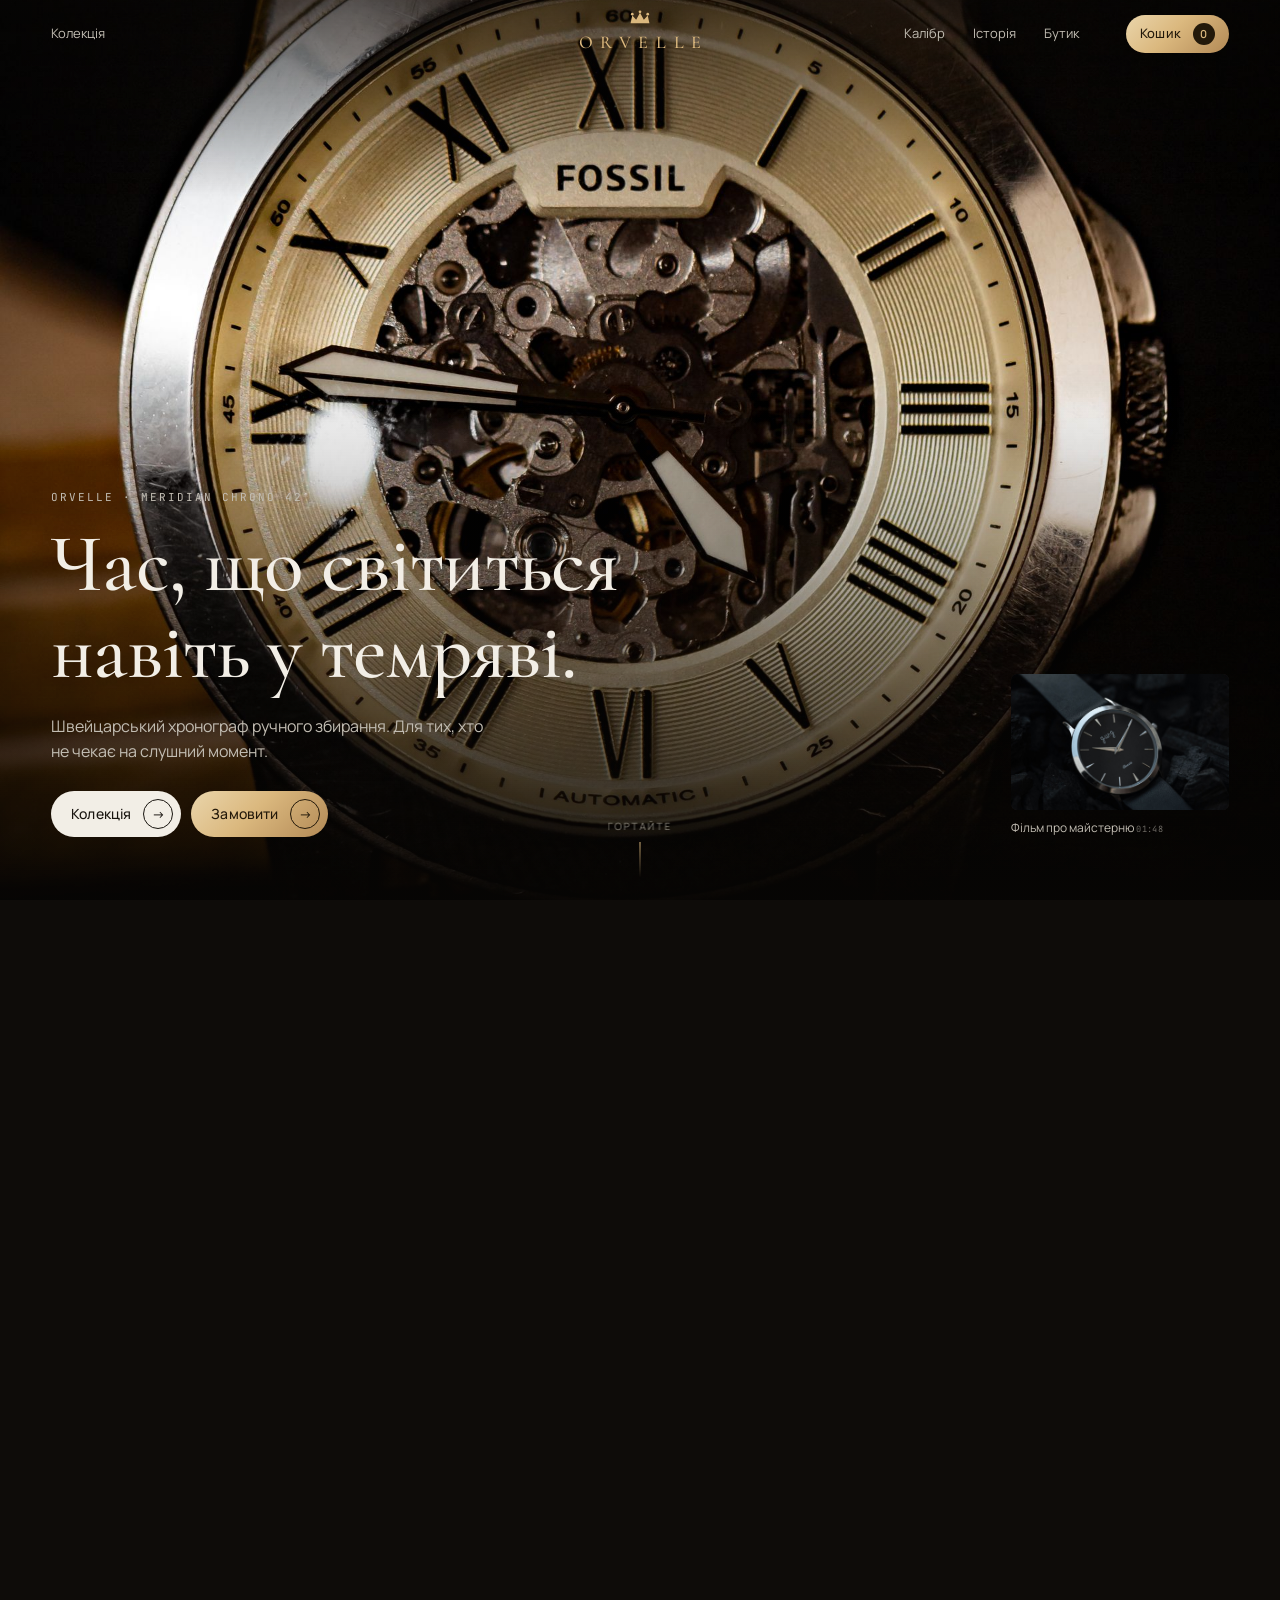
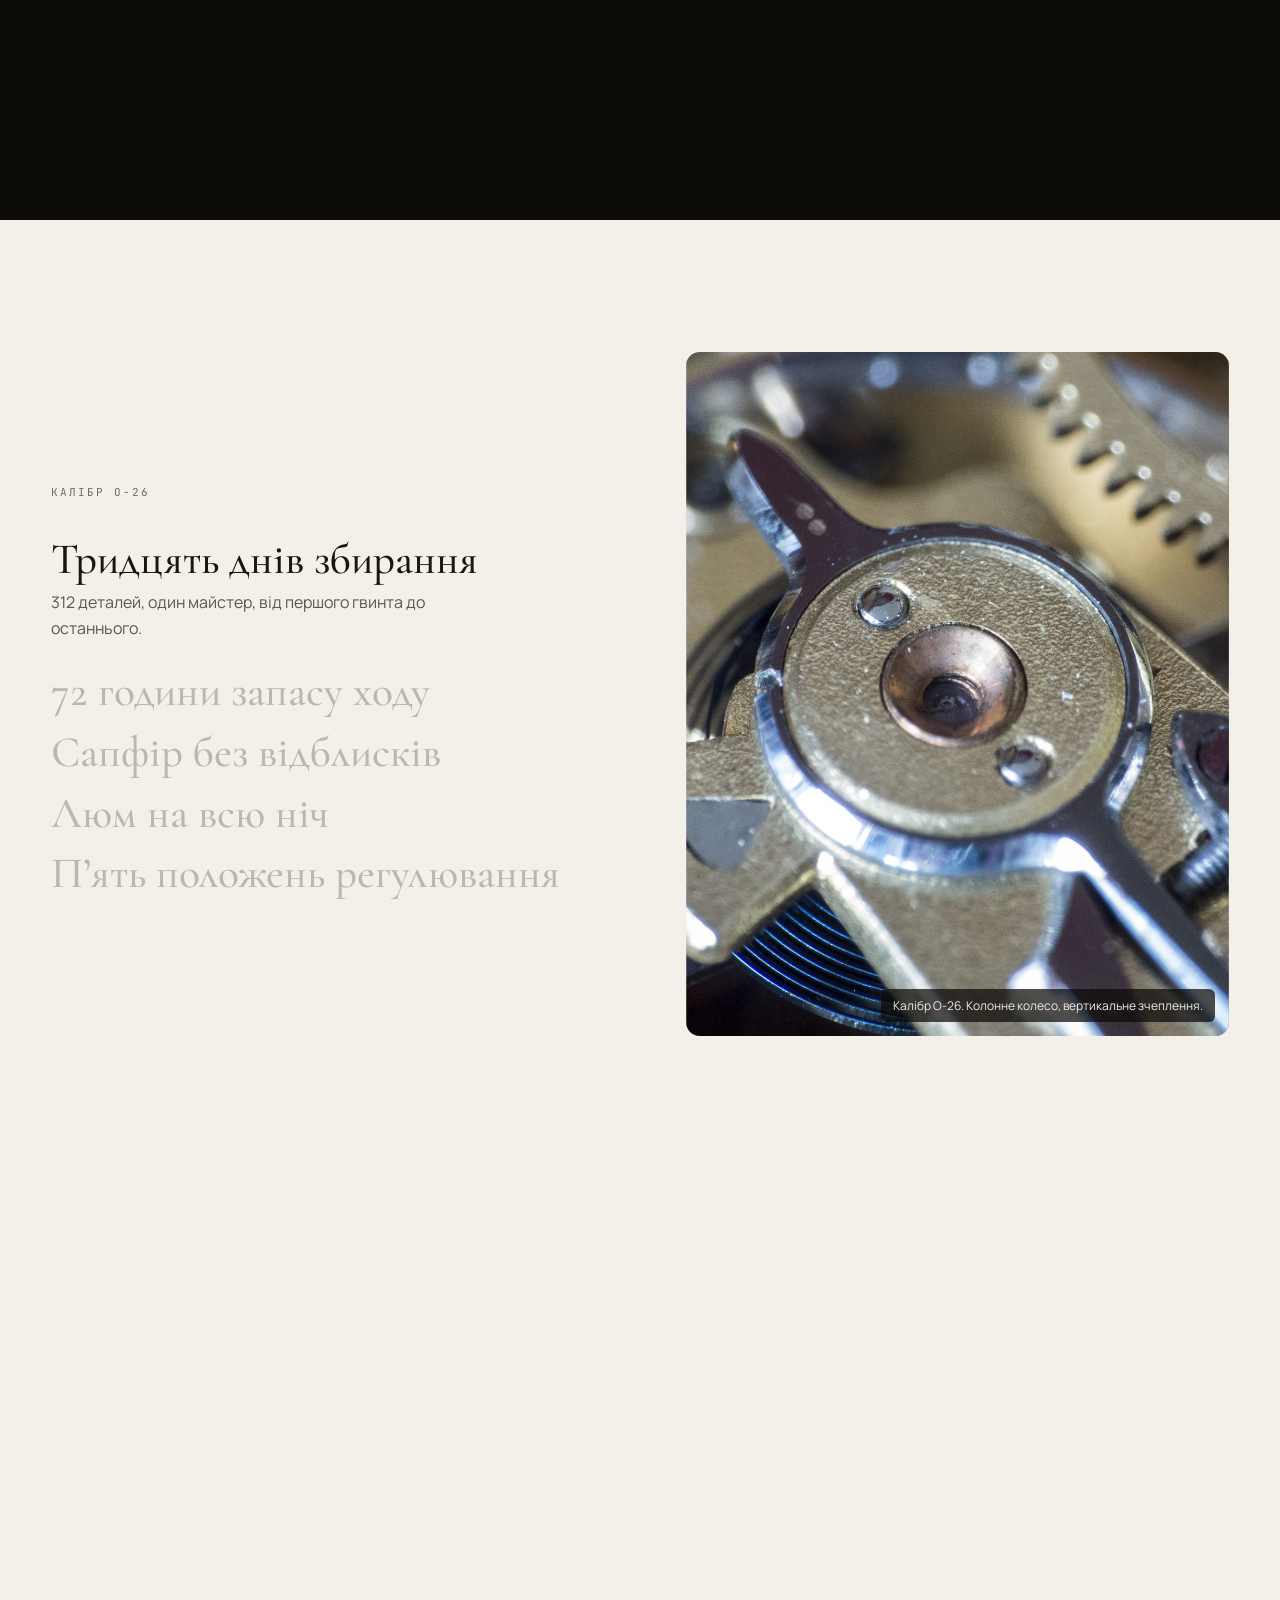
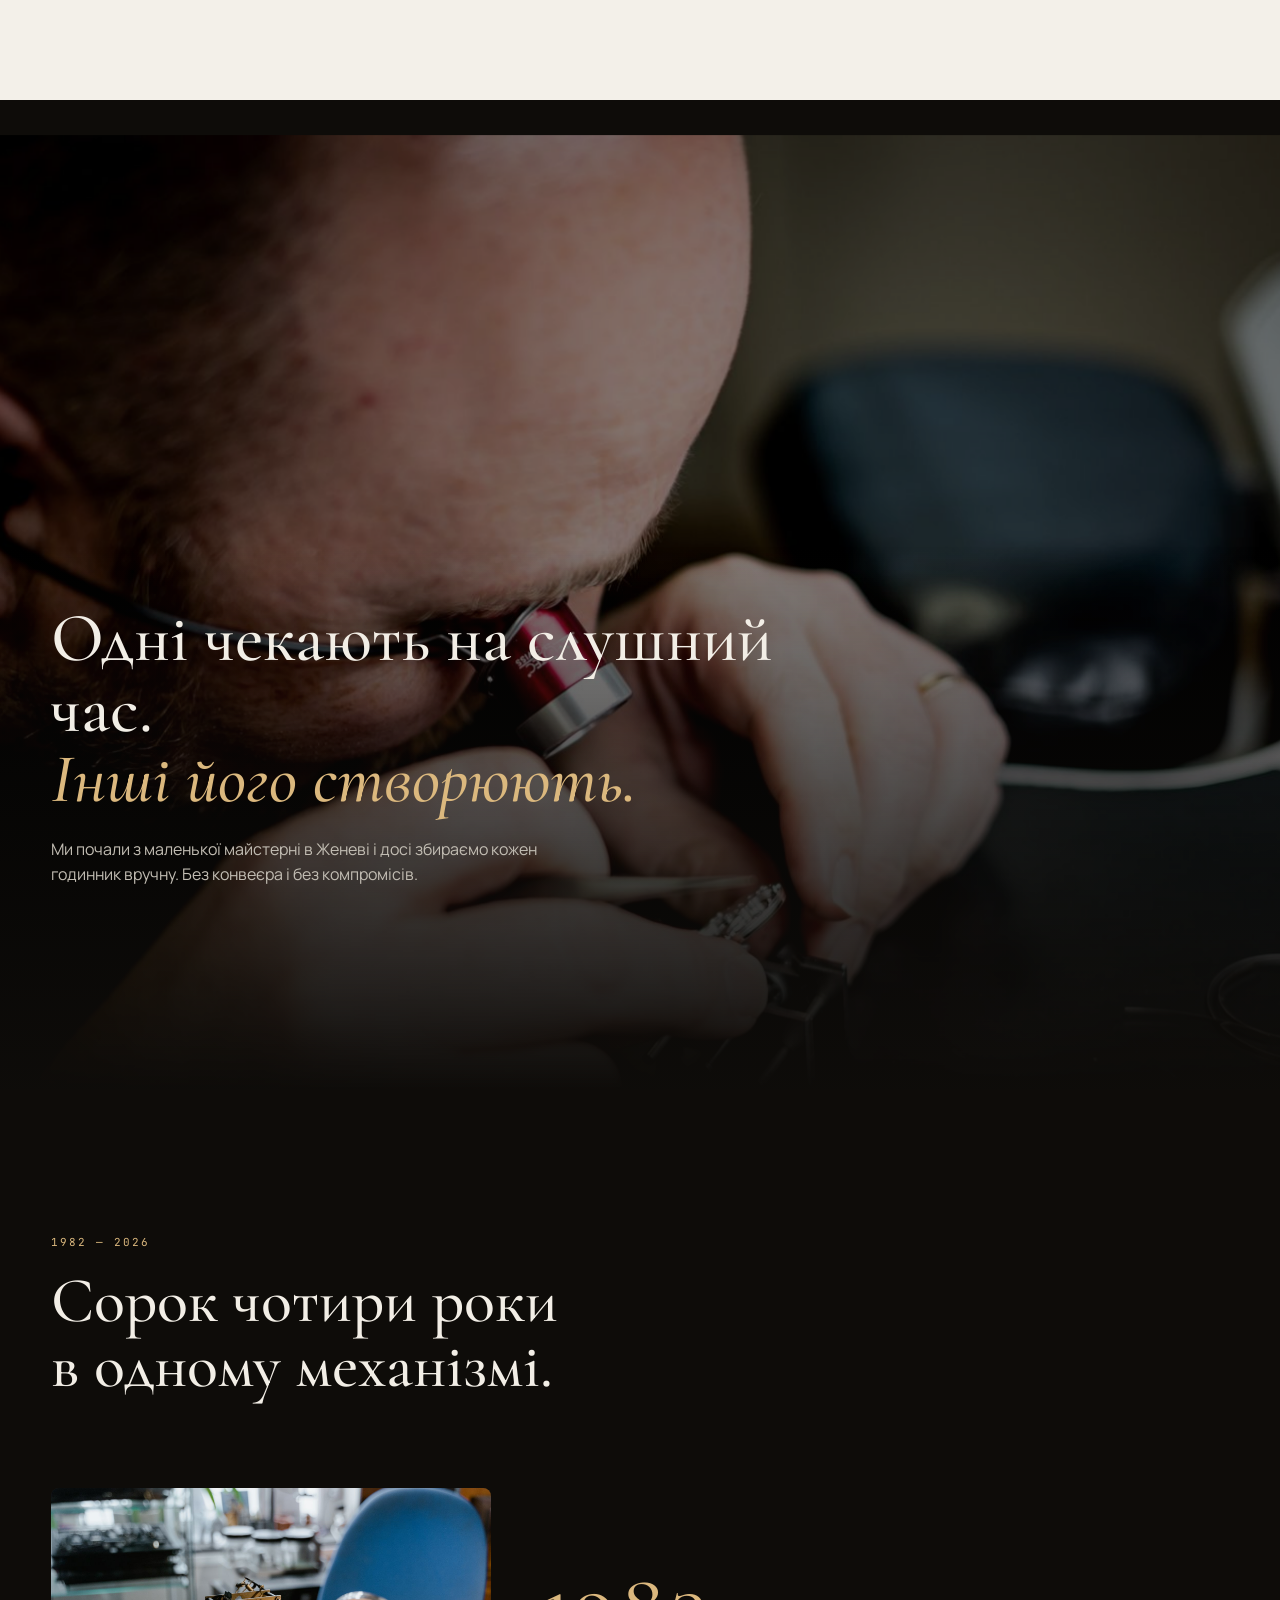
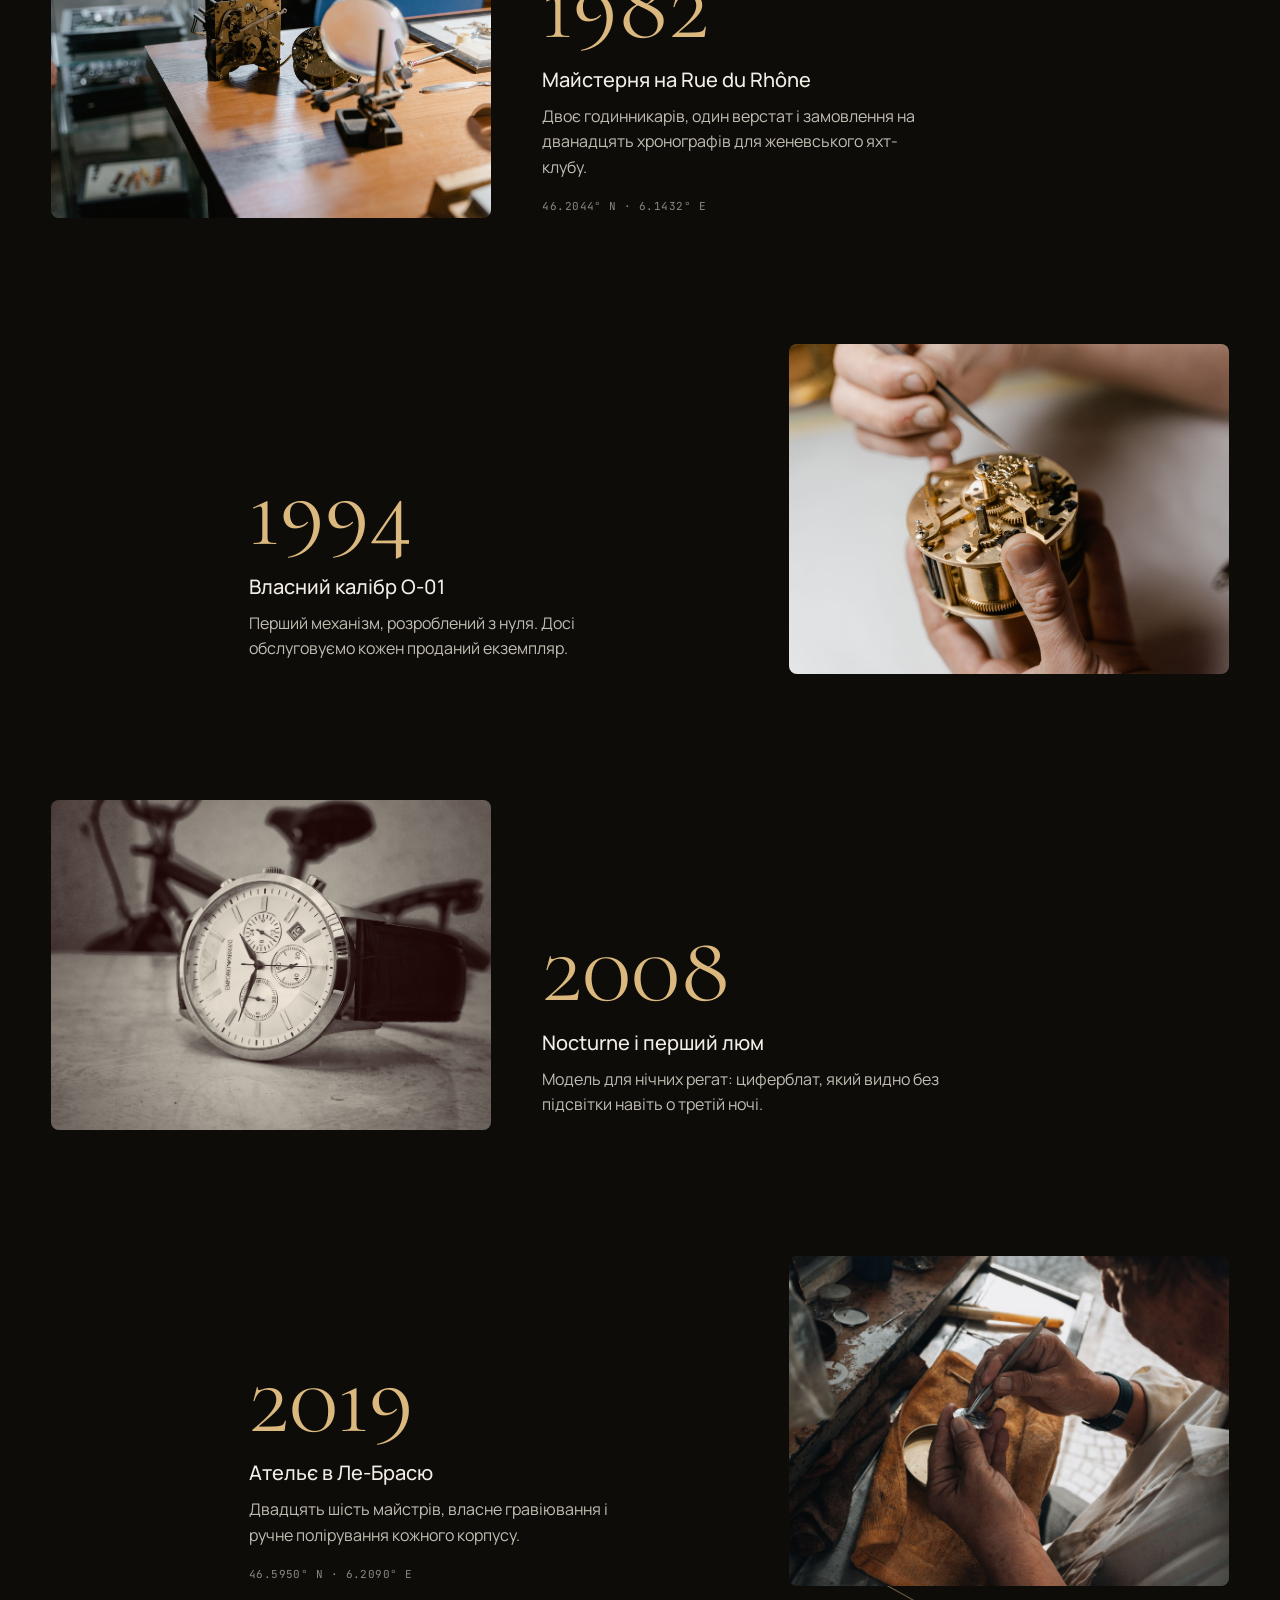
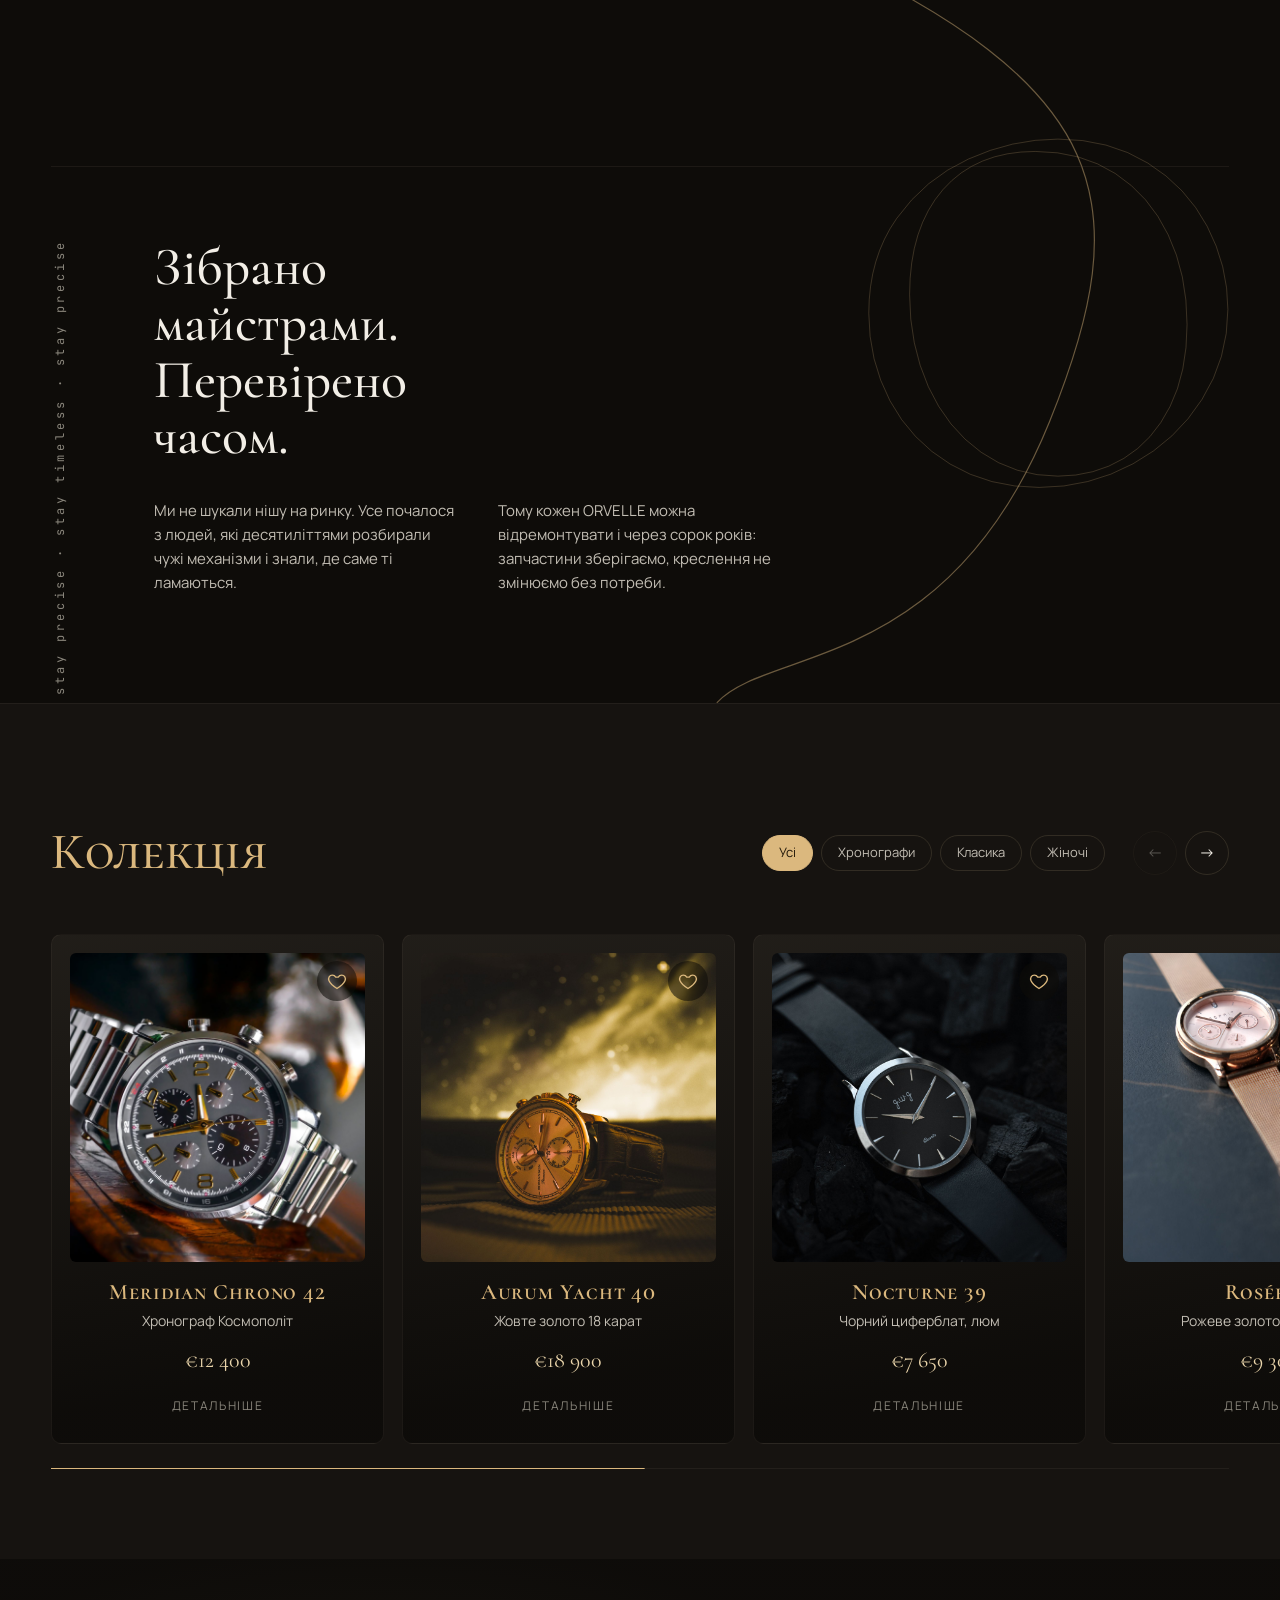
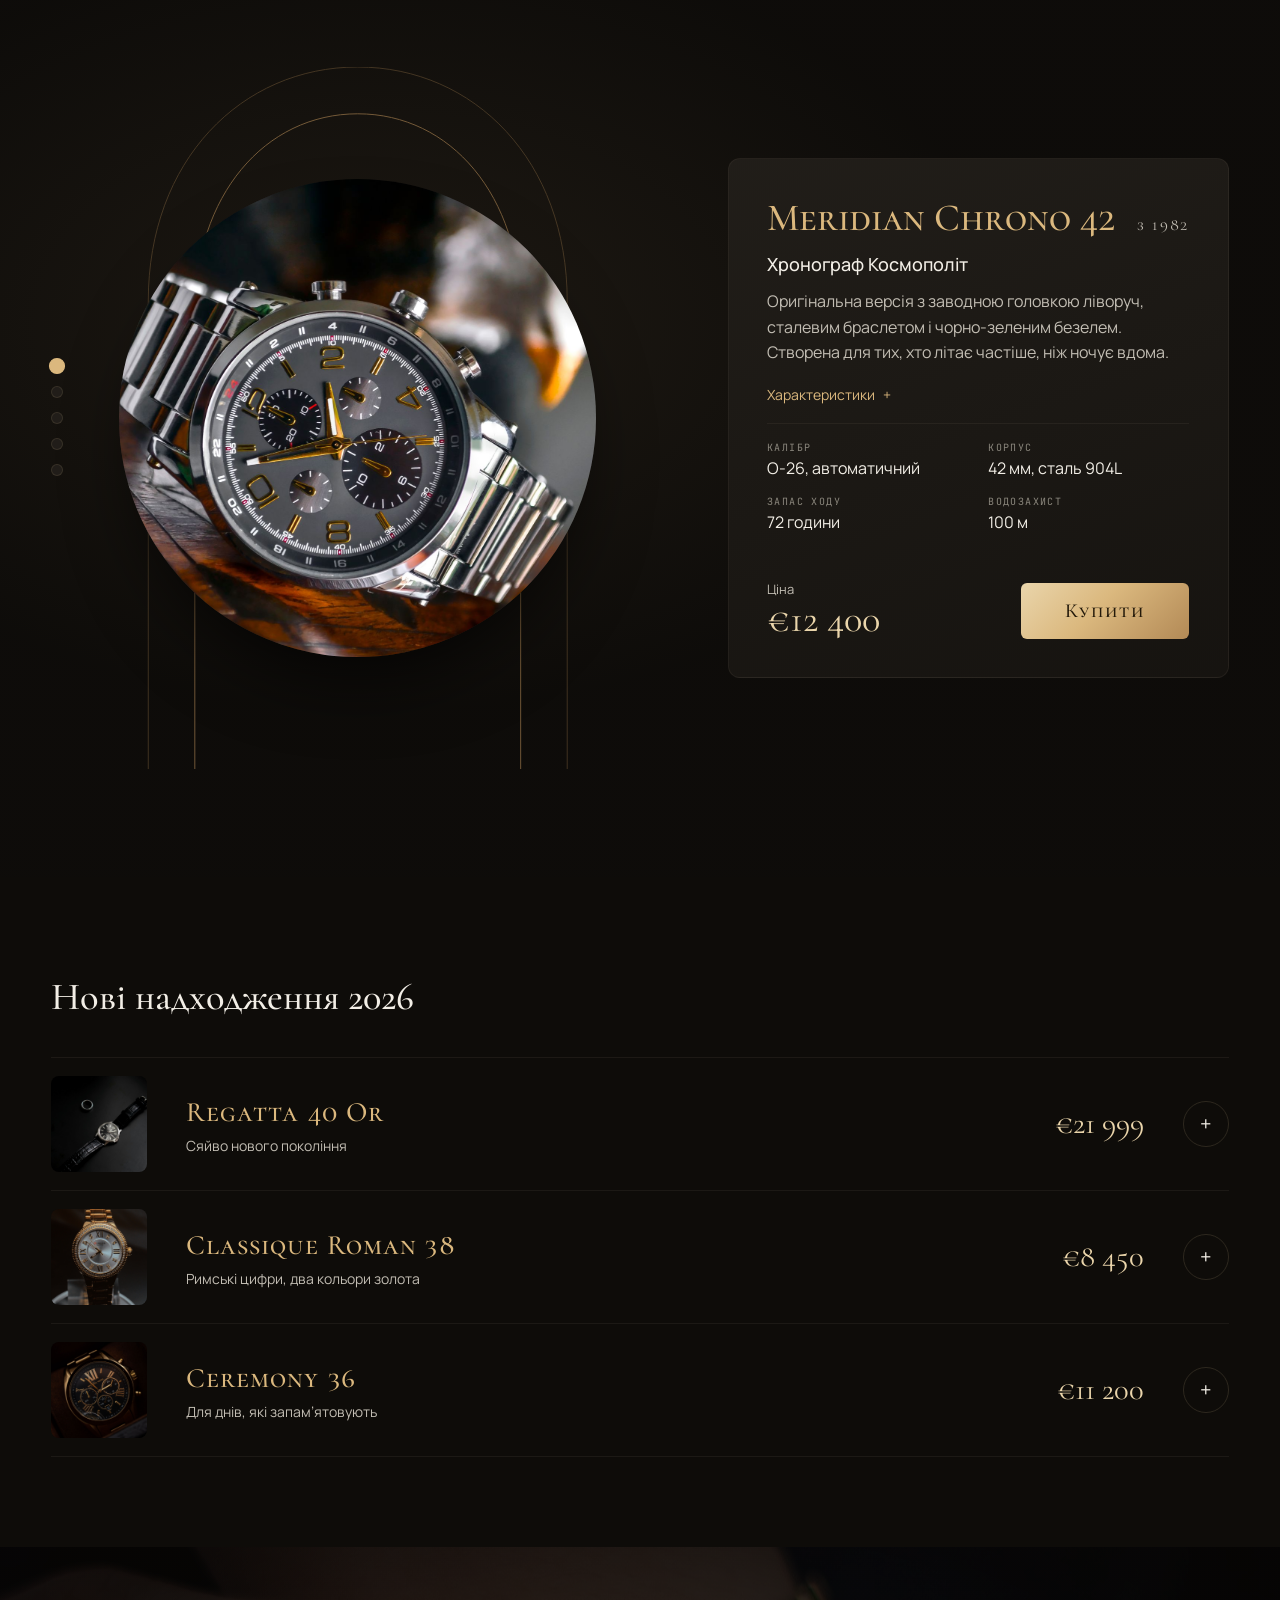
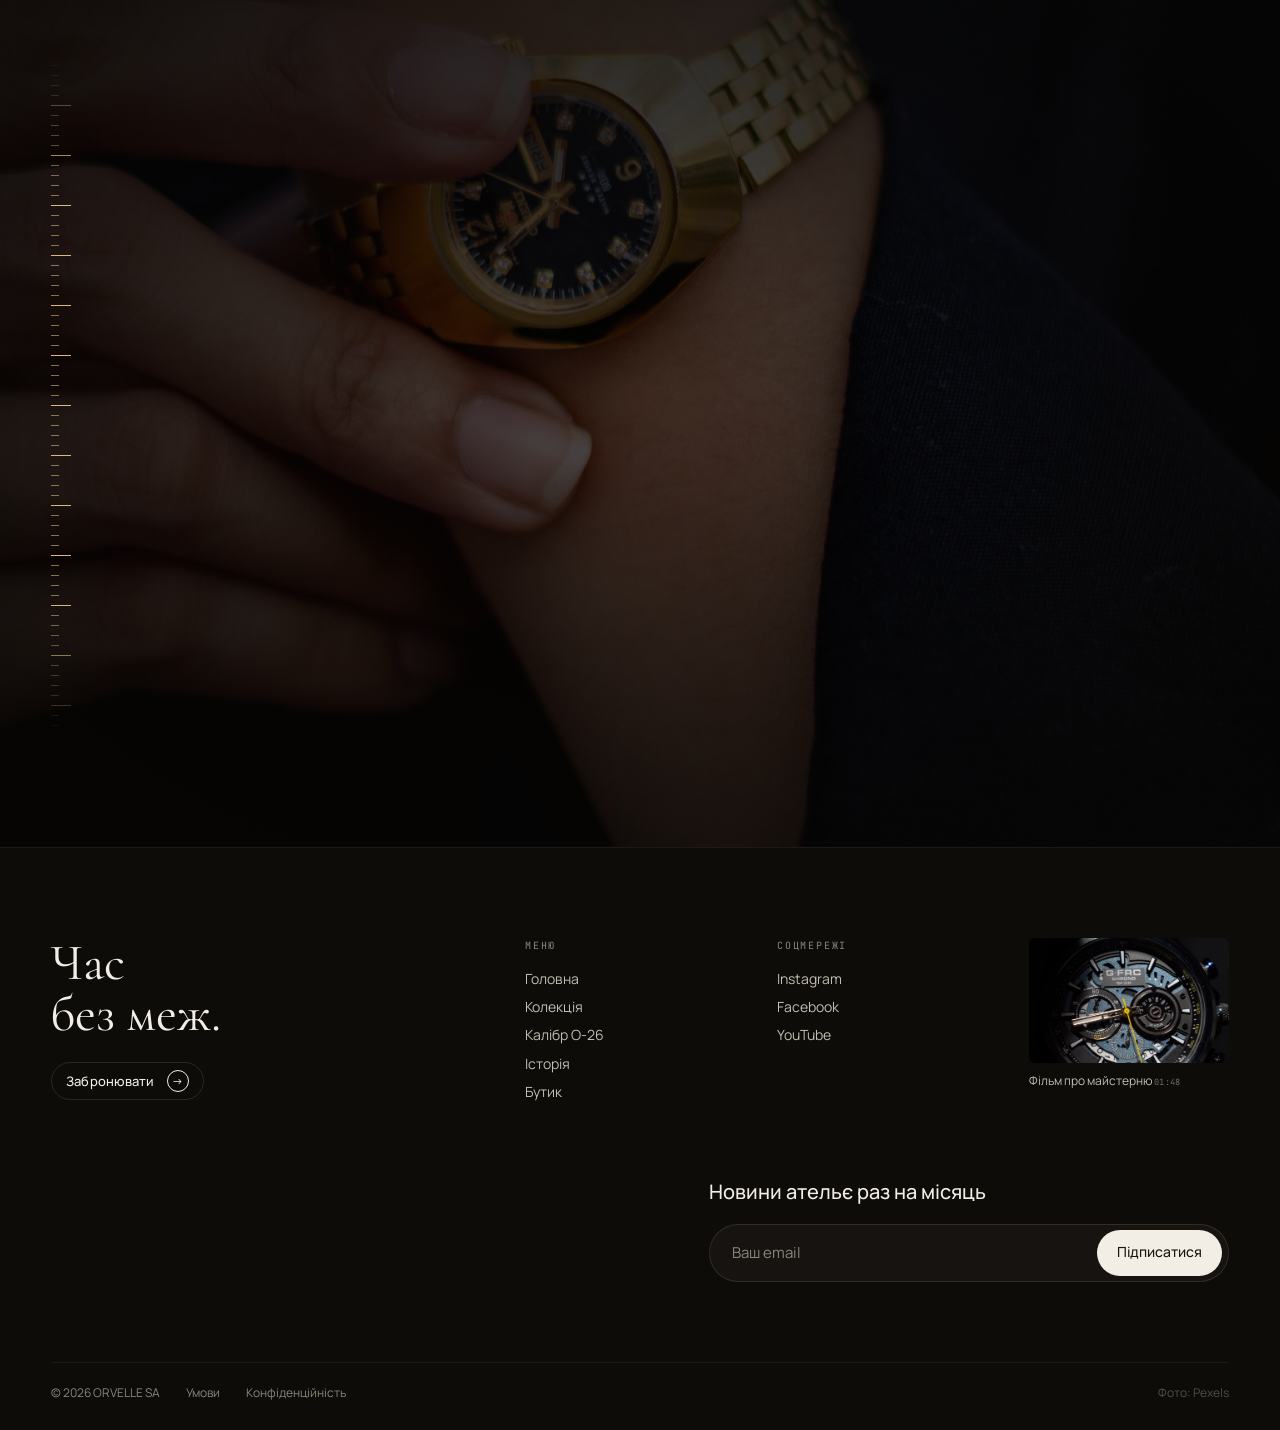
<file: orvelle/index.html>
<!DOCTYPE html>
<html lang="uk" class="no-js">
<head>
  <meta charset="UTF-8">
  <meta name="viewport" content="width=device-width, initial-scale=1">
  <title>ORVELLE · Швейцарські годинники ручного збирання</title>
  <meta name="description" content="ORVELLE: швейцарські хронографи ручного збирання з 1982 року. Колекція, новинки та бронювання Meridian Chrono 42.">
  <meta name="theme-color" content="#16140f">
  <link rel="preconnect" href="https://fonts.googleapis.com">
  <link rel="preconnect" href="https://fonts.gstatic.com" crossorigin>
  <link rel="stylesheet" href="https://fonts.googleapis.com/css2?family=Cormorant+Garamond:ital,wght@0,400;0,500;0,600;1,400&family=Cormorant+SC:wght@400;500;600&family=JetBrains+Mono:wght@400;500&family=Manrope:wght@300;400;500;600&display=swap">
  <link rel="stylesheet" href="css/style.css">
  <script src="js/main.js" defer></script>
</head>
<body id="top">
  
  <a class="skip-link" href="#main">Перейти до вмісту</a>

  <!-- ============ INTRO: люм загоряється в темряві ============ -->
  <div class="intro" data-intro aria-hidden="true">
    <svg class="lume" viewBox="0 0 400 400" focusable="false">
      <defs>
        <filter id="lumeGlow" x="-50%" y="-50%" width="200%" height="200%">
          <feGaussianBlur stdDeviation="4" result="b1"/>
          <feGaussianBlur stdDeviation="12" result="b2"/>
          <feMerge><feMergeNode in="b2"/><feMergeNode in="b1"/><feMergeNode in="SourceGraphic"/></feMerge>
        </filter>
      </defs>
      <circle class="lume__ring" cx="200" cy="200" r="186"/>
      <circle class="lume__track" cx="200" cy="200" r="170"/>
      <g class="lume__idx" filter="url(#lumeGlow)">
        <rect x="192" y="40" width="16" height="46" rx="4"/>
        <rect x="195" y="44" width="10" height="34" rx="3" transform="rotate(30 200 200)"/>
        <rect x="195" y="44" width="10" height="34" rx="3" transform="rotate(60 200 200)"/>
        <rect x="192" y="40" width="16" height="42" rx="4" transform="rotate(90 200 200)"/>
        <rect x="195" y="44" width="10" height="34" rx="3" transform="rotate(120 200 200)"/>
        <rect x="195" y="44" width="10" height="34" rx="3" transform="rotate(150 200 200)"/>
        <rect x="192" y="40" width="16" height="42" rx="4" transform="rotate(180 200 200)"/>
        <rect x="195" y="44" width="10" height="34" rx="3" transform="rotate(210 200 200)"/>
        <rect x="195" y="44" width="10" height="34" rx="3" transform="rotate(240 200 200)"/>
        <rect x="192" y="40" width="16" height="42" rx="4" transform="rotate(270 200 200)"/>
        <rect x="195" y="44" width="10" height="34" rx="3" transform="rotate(300 200 200)"/>
        <rect x="195" y="44" width="10" height="34" rx="3" transform="rotate(330 200 200)"/>
      </g>
      <g class="lume__hands" filter="url(#lumeGlow)">
        <g class="lume__hand lume__hand--h"><path d="M194 208 L196 112 L200 100 L204 112 L206 208 Z"/></g>
        <g class="lume__hand lume__hand--m"><path d="M196 214 L197.5 70 L200 58 L202.5 70 L204 214 Z"/></g>
        <g class="lume__hand lume__hand--s"><rect x="199" y="52" width="2" height="176" rx="1"/><circle cx="200" cy="96" r="6"/></g>
      </g>
      <circle class="lume__pin" cx="200" cy="200" r="7"/>
    </svg>
    <p class="intro__label">ORVELLE · Genève · 1982</p>
    <button class="intro__skip" type="button" data-intro-skip>Пропустити</button>
  </div>

  <!-- ============ HEADER ============ -->
  <header class="nav" data-nav>
    <a class="nav__side" href="#collection">Колекція</a>
    <button class="nav__burger" type="button" aria-expanded="false" aria-controls="menu" data-menu-toggle>
      <span class="nav__burger-line"></span><span class="nav__burger-line"></span><span class="nav__burger-line"></span>
      <span class="sr-only">Відкрити меню</span>
    </button>
    <a class="nav__brand" href="#top" aria-label="ORVELLE, на початок сторінки">
      <svg class="crown" viewBox="0 0 28 18" aria-hidden="true" focusable="false">
        <path d="M3 15 L5 6 L9.5 11 L14 3 L18.5 11 L23 6 L25 15 Z"/>
        <circle cx="5" cy="4.6" r="1.6"/><circle cx="14" cy="1.8" r="1.6"/><circle cx="23" cy="4.6" r="1.6"/>
      </svg>
      <span class="nav__word">ORVELLE</span>
    </a>
    <nav class="nav__links" aria-label="Основна навігація">
      <a href="#calibre">Калібр</a>
      <a href="#story">Історія</a>
      <a href="#showcase">Бутик</a>
    </nav>
    <a class="btn btn--gold btn--sm nav__cart" href="#showcase" data-cart-link>
      Кошик <span class="nav__count" data-cart-count>0</span>
    </a>
  </header>

  <div class="menu" id="menu" data-menu hidden>
    <nav class="menu__inner" aria-label="Мобільне меню">
      <a class="menu__link" href="#collection">Колекція</a>
      <a class="menu__link" href="#calibre">Калібр O-26</a>
      <a class="menu__link" href="#story">Історія</a>
      <a class="menu__link" href="#showcase">Бутик</a>
      <a class="menu__link" href="#reserve">Бронювання</a>
    </nav>
    <p class="menu__meta">Rue du Rhône 48, Genève · +41 22 310 19 82</p>
  </div>

  <main id="main">

    <!-- ============ HERO ============ -->
    <section class="hero" data-hero aria-label="Meridian Chrono 42">
      <div class="hero__sticky">
        <div class="hero__reveal">
          <div class="hero__media" data-hero-media>
            <img class="hero__img hero__img--a" src="images/hero-chrono.jpg" data-pexels="5447382" alt="Сталевий хронограф із золотими акцентами на темному тлі" fetchpriority="high">
            <img class="hero__img hero__img--b" src="images/hero-angle.jpg" data-pexels="34894931" alt="Хронограф під кутом, видно заводну головку і безель" loading="lazy">
            <span class="hero__glint" data-hero-glint></span>
            <span class="hero__vignette"></span>
          </div>
        </div>

        <div class="hero__copy" data-hero-copy>
          <p class="eyebrow">ORVELLE · Meridian Chrono 42</p>
          <h1 class="hero__title">
            <span class="line"><span class="line__in">Час, що світиться</span></span>
            <span class="line"><span class="line__in">навіть у темряві.</span></span>
          </h1>
          <p class="hero__lead">Швейцарський хронограф ручного збирання. Для тих, хто не чекає на слушний момент.</p>
          <div class="hero__actions">
            <a class="btn btn--light" href="#collection">Колекція <span class="btn__dot" aria-hidden="true">→</span></a>
            <a class="btn btn--gold" href="#showcase">Замовити <span class="btn__dot" aria-hidden="true">→</span></a>
          </div>
        </div>

        <a class="hero__reel" href="#story" data-reel>
          <span class="hero__reel-frame">
            <img src="images/reel-1.jpg" data-pexels="36845965" alt="" class="is-active" loading="lazy">
            <img src="images/reel-2.jpg" data-pexels="25682459" alt="" loading="lazy">
            <img src="images/reel-3.jpg" data-pexels="13703305" alt="" loading="lazy">
          </span>
          <span class="hero__reel-label">Фільм про майстерню <span class="mono dim">01:48</span></span>
        </a>

        <div class="hero__scroll" data-hero-scroll aria-hidden="true">
          <span>Гортайте</span>
          <span class="hero__scroll-line"></span>
        </div>

        <div class="hero__model" data-hero-model>
          <p class="eyebrow eyebrow--gold">Новинка 2026</p>
          <h2 class="hero__model-title">Meridian<br>Chrono 42</h2>
          <p class="hero__model-text">Колонне колесо, вертикальне зчеплення і безель з керамізованого золота. Зібраний однією людиною за тридцять днів.</p>
          <dl class="specs">
            <div><dt>Калібр</dt><dd>O-26, автомат</dd></div>
            <div><dt>Запас ходу</dt><dd>72 год</dd></div>
            <div><dt>Корпус</dt><dd>42 мм, сталь 904L</dd></div>
            <div><dt>Водозахист</dt><dd>100 м</dd></div>
          </dl>
        </div>
      </div>
    </section>

    <!-- ============ FEATURES (sticky list) ============ -->
    <section class="features" id="calibre" data-features aria-labelledby="features-title">
      <div class="features__sticky">
        <div class="features__col">
          <p class="eyebrow eyebrow--ink">Калібр O-26</p>
          <h2 class="sr-only" id="features-title">Що всередині Meridian</h2>
          <ol class="features__list">
            <li class="features__item is-active" data-feature>
              <h3>Тридцять днів збирання</h3>
              <p>312 деталей, один майстер, від першого гвинта до останнього.</p>
            </li>
            <li class="features__item" data-feature>
              <h3>72 години запасу ходу</h3>
              <p>Два барабани працюють послідовно: зняли в п’ятницю, у понеділок годинник іде.</p>
            </li>
            <li class="features__item" data-feature>
              <h3>Сапфір без відблисків</h3>
              <p>Антивідблискове покриття з обох боків скла, циферблат читається навіть проти сонця.</p>
            </li>
            <li class="features__item" data-feature>
              <h3>Люм на всю ніч</h3>
              <p>Три шари Super-LumiNova на індексах і стрілках: до восьми годин рівного світла.</p>
            </li>
            <li class="features__item" data-feature>
              <h3>П’ять положень регулювання</h3>
              <p>Точність від −2 до +4 секунд на добу, перевірена на кожному екземплярі.</p>
            </li>
          </ol>
        </div>
        <figure class="features__media">
          <img src="images/feature-movement.jpg" data-pexels="209255" alt="Шестерні механізму крупним планом" class="is-active" loading="lazy">
          <img src="images/feature-reserve.jpg" data-pexels="8327684" alt="Колеса та трибки годинникового механізму" loading="lazy">
          <img src="images/feature-crystal.jpg" data-pexels="30838491" alt="Мінімалістичний годинник на темній поверхні" loading="lazy">
          <img src="images/feature-lume.jpg" data-pexels="15019856" alt="Годинник у відкритій коробці в темряві" loading="lazy">
          <img src="images/feature-hand.jpg" data-pexels="8327755" alt="Майстер налаштовує механізм пінцетом" loading="lazy">
          <figcaption class="features__caption" data-feature-caption>Калібр O-26. Колонне колесо, вертикальне зчеплення.</figcaption>
        </figure>
      </div>
    </section>

    <!-- ============ QUOTE / PARALLAX ============ -->
    <section class="quote" aria-labelledby="quote-title">
      <div class="quote__bg">
        <img src="images/quote-atelier.jpg" data-pexels="29268616" alt="" data-parallax="0.18" loading="lazy">
      </div>
      <div class="quote__content">
        <h2 class="quote__title" id="quote-title" data-reveal>Одні чекають на слушний час.<br><em>Інші його створюють.</em></h2>
        <p class="quote__text" data-reveal>Ми почали з маленької майстерні в Женеві і досі збираємо кожен годинник вручну. Без конвеєра і без компромісів.</p>
        <a class="btn btn--ghost" href="#story" data-reveal>Наша історія <span class="btn__dot" aria-hidden="true">→</span></a>
      </div>
    </section>

    <!-- ============ STORY / TIMELINE ============ -->
    <section class="story" id="story" data-story aria-labelledby="story-title">
      <svg class="story__path" viewBox="0 0 1000 2000" preserveAspectRatio="none" aria-hidden="true" focusable="false">
        <path data-story-path d="M120 0 C 140 180, 80 260, 260 360 S 700 420, 760 640 S 520 900, 340 1020 S 180 1300, 520 1420 S 900 1620, 820 1800 S 600 1960, 560 2000"/>
      </svg>

      <header class="story__head">
        <p class="eyebrow eyebrow--gold">1982 — 2026</p>
        <h2 class="story__title" id="story-title" data-reveal>Сорок чотири роки<br>в одному механізмі.</h2>
      </header>

      <ol class="story__list">
        <li class="milestone milestone--l" data-reveal>
          <figure class="milestone__img"><img src="images/timeline-1982.jpg" data-pexels="8327526" alt="Робочий стіл годинникаря з інструментами" loading="lazy"></figure>
          <div class="milestone__body">
            <span class="milestone__year">1982</span>
            <h3>Майстерня на Rue du Rhône</h3>
            <p>Двоє годинникарів, один верстат і замовлення на дванадцять хронографів для женевського яхт-клубу.</p>
            <span class="mono dim">46.2044° N · 6.1432° E</span>
          </div>
        </li>
        <li class="milestone milestone--r" data-reveal>
          <figure class="milestone__img"><img src="images/timeline-1994.jpg" data-pexels="8327876" alt="Мідний годинниковий механізм у руках майстра" loading="lazy"></figure>
          <div class="milestone__body">
            <span class="milestone__year">1994</span>
            <h3>Власний калібр O-01</h3>
            <p>Перший механізм, розроблений з нуля. Досі обслуговуємо кожен проданий екземпляр.</p>
          </div>
        </li>
        <li class="milestone milestone--l" data-reveal>
          <figure class="milestone__img"><img src="images/timeline-2008.jpg" data-pexels="128206" alt="Сталевий хронограф на шкіряному ремінці" loading="lazy"></figure>
          <div class="milestone__body">
            <span class="milestone__year">2008</span>
            <h3>Nocturne і перший люм</h3>
            <p>Модель для нічних регат: циферблат, який видно без підсвітки навіть о третій ночі.</p>
          </div>
        </li>
        <li class="milestone milestone--r" data-reveal>
          <figure class="milestone__img"><img src="images/timeline-2019.jpg" data-pexels="35017724" alt="Годинникар працює над наручним годинником" loading="lazy"></figure>
          <div class="milestone__body">
            <span class="milestone__year">2019</span>
            <h3>Ательє в Ле-Брасю</h3>
            <p>Двадцять шість майстрів, власне гравіювання і ручне полірування кожного корпусу.</p>
            <span class="mono dim">46.5950° N · 6.2090° E</span>
          </div>
        </li>
      </ol>

      <div class="craft">
        <span class="craft__letter" aria-hidden="true">O</span>
        <p class="craft__vertical" aria-hidden="true">stay precise · stay timeless · stay precise</p>
        <h2 class="craft__title" data-reveal>Зібрано майстрами.<br>Перевірено часом.</h2>
        <div class="craft__cols" data-reveal>
          <p>Ми не шукали нішу на ринку. Усе почалося з людей, які десятиліттями розбирали чужі механізми і знали, де саме ті ламаються.</p>
          <p>Тому кожен ORVELLE можна відремонтувати і через сорок років: запчастини зберігаємо, креслення не змінюємо без потреби.</p>
        </div>
      </div>
    </section>

    <!-- ============ COLLECTION (Figma: The Collection) ============ -->
    <section class="collection" id="collection" aria-labelledby="collection-title">
      <header class="collection__head">
        <h2 class="collection__title" id="collection-title">Колекція</h2>
        <div class="chips" role="group" aria-label="Фільтр колекції" data-filters>
          <button class="chip is-active" type="button" data-filter="all" aria-pressed="true">Усі</button>
          <button class="chip" type="button" data-filter="chrono" aria-pressed="false">Хронографи</button>
          <button class="chip" type="button" data-filter="classic" aria-pressed="false">Класика</button>
          <button class="chip" type="button" data-filter="lady" aria-pressed="false">Жіночі</button>
        </div>
        <div class="collection__arrows">
          <button class="arrow" type="button" data-track-prev aria-label="Попередні годинники">←</button>
          <button class="arrow" type="button" data-track-next aria-label="Наступні годинники">→</button>
        </div>
      </header>

      <div class="track" data-track tabindex="0" aria-label="Годинники колекції, гортайте горизонтально">
        <article class="card" data-card="meridian" data-cat="chrono">
          <button class="heart" type="button" aria-pressed="false" aria-label="Додати Meridian Chrono 42 в обране" data-heart><svg viewBox="0 0 24 24" aria-hidden="true"><path d="M12 21s-7.5-4.6-9.6-9.3C1 8.4 3 5 6.4 5c2 0 3.4 1.1 4.1 2.3h3C14.2 6.1 15.6 5 17.6 5 21 5 23 8.4 21.6 11.7 19.5 16.4 12 21 12 21z"/></svg></button>
          <figure class="card__img"><img src="images/w-meridian.jpg" data-pexels="190819" alt="Meridian Chrono 42 на сталевому браслеті" loading="lazy"></figure>
          <h3 class="card__name">Meridian Chrono 42</h3>
          <p class="card__sub">Хронограф Космополіт</p>
          <p class="card__price">€12 400</p>
          <button class="card__more" type="button" data-show="meridian">Детальніше</button>
        </article>
        <article class="card" data-card="aurum" data-cat="classic">
          <button class="heart" type="button" aria-pressed="false" aria-label="Додати Aurum Yacht 40 в обране" data-heart><svg viewBox="0 0 24 24" aria-hidden="true"><path d="M12 21s-7.5-4.6-9.6-9.3C1 8.4 3 5 6.4 5c2 0 3.4 1.1 4.1 2.3h3C14.2 6.1 15.6 5 17.6 5 21 5 23 8.4 21.6 11.7 19.5 16.4 12 21 12 21z"/></svg></button>
          <figure class="card__img"><img src="images/w-aurum.jpg" data-pexels="4235659" alt="Золотий годинник Aurum Yacht 40" loading="lazy"></figure>
          <h3 class="card__name">Aurum Yacht 40</h3>
          <p class="card__sub">Жовте золото 18 карат</p>
          <p class="card__price">€18 900</p>
          <button class="card__more" type="button" data-show="aurum">Детальніше</button>
        </article>
        <article class="card" data-card="nocturne" data-cat="classic">
          <button class="heart" type="button" aria-pressed="false" aria-label="Додати Nocturne 39 в обране" data-heart><svg viewBox="0 0 24 24" aria-hidden="true"><path d="M12 21s-7.5-4.6-9.6-9.3C1 8.4 3 5 6.4 5c2 0 3.4 1.1 4.1 2.3h3C14.2 6.1 15.6 5 17.6 5 21 5 23 8.4 21.6 11.7 19.5 16.4 12 21 12 21z"/></svg></button>
          <figure class="card__img"><img src="images/w-nocturne.jpg" data-pexels="25682459" alt="Годинник Nocturne 39 з чорним циферблатом" loading="lazy"></figure>
          <h3 class="card__name">Nocturne 39</h3>
          <p class="card__sub">Чорний циферблат, люм</p>
          <p class="card__price">€7 650</p>
          <button class="card__more" type="button" data-show="nocturne">Детальніше</button>
        </article>
        <article class="card" data-card="rosee" data-cat="lady">
          <button class="heart" type="button" aria-pressed="false" aria-label="Додати Rosée 34 в обране" data-heart><svg viewBox="0 0 24 24" aria-hidden="true"><path d="M12 21s-7.5-4.6-9.6-9.3C1 8.4 3 5 6.4 5c2 0 3.4 1.1 4.1 2.3h3C14.2 6.1 15.6 5 17.6 5 21 5 23 8.4 21.6 11.7 19.5 16.4 12 21 12 21z"/></svg></button>
          <figure class="card__img"><img src="images/w-rosee.jpg" data-pexels="14410757" alt="Годинник Rosée 34 з рожевого золота" loading="lazy"></figure>
          <h3 class="card__name">Rosée 34</h3>
          <p class="card__sub">Рожеве золото, перламутр</p>
          <p class="card__price">€9 300</p>
          <button class="card__more" type="button" data-show="rosee">Детальніше</button>
        </article>
        <article class="card" data-card="heritage" data-cat="chrono">
          <button class="heart" type="button" aria-pressed="false" aria-label="Додати Heritage Speed в обране" data-heart><svg viewBox="0 0 24 24" aria-hidden="true"><path d="M12 21s-7.5-4.6-9.6-9.3C1 8.4 3 5 6.4 5c2 0 3.4 1.1 4.1 2.3h3C14.2 6.1 15.6 5 17.6 5 21 5 23 8.4 21.6 11.7 19.5 16.4 12 21 12 21z"/></svg></button>
          <figure class="card__img"><img src="images/w-heritage.jpg" data-pexels="13703305" alt="Хронограф Heritage Speed з золотим безелем" loading="lazy"></figure>
          <h3 class="card__name">Heritage Speed</h3>
          <p class="card__sub">Тахіметр, золотий безель</p>
          <p class="card__price">€14 200</p>
          <button class="card__more" type="button" data-show="heritage">Детальніше</button>
        </article>
        <article class="card" data-card="gem" data-cat="lady">
          <button class="heart" type="button" aria-pressed="false" aria-label="Додати Atelier Gem в обране" data-heart><svg viewBox="0 0 24 24" aria-hidden="true"><path d="M12 21s-7.5-4.6-9.6-9.3C1 8.4 3 5 6.4 5c2 0 3.4 1.1 4.1 2.3h3C14.2 6.1 15.6 5 17.6 5 21 5 23 8.4 21.6 11.7 19.5 16.4 12 21 12 21z"/></svg></button>
          <figure class="card__img"><img src="images/w-gem.jpg" data-pexels="10445217" alt="Золотий годинник Atelier Gem з камінням" loading="lazy"></figure>
          <h3 class="card__name">Atelier Gem</h3>
          <p class="card__sub">Сапфіри ручної закріпки</p>
          <p class="card__price">€41 500</p>
          <button class="card__more" type="button" data-show="gem">Детальніше</button>
        </article>
        <article class="card" data-card="sentinel" data-cat="chrono">
          <button class="heart" type="button" aria-pressed="false" aria-label="Додати Sentinel 41 в обране" data-heart><svg viewBox="0 0 24 24" aria-hidden="true"><path d="M12 21s-7.5-4.6-9.6-9.3C1 8.4 3 5 6.4 5c2 0 3.4 1.1 4.1 2.3h3C14.2 6.1 15.6 5 17.6 5 21 5 23 8.4 21.6 11.7 19.5 16.4 12 21 12 21z"/></svg></button>
          <figure class="card__img"><img src="images/w-sentinel.jpg" data-pexels="9305747" alt="Хронограф Sentinel 41 на шкіряному ремінці" loading="lazy"></figure>
          <h3 class="card__name">Sentinel 41</h3>
          <p class="card__sub">Пілотський хронограф</p>
          <p class="card__price">€6 900</p>
          <button class="card__more" type="button" data-show="sentinel">Детальніше</button>
        </article>
        <p class="track__empty" data-track-empty hidden>У цій категорії поки порожньо. Нові моделі з’являться навесні.</p>
      </div>
      <div class="track__progress" aria-hidden="true"><span data-track-bar></span></div>
    </section>

    <!-- ============ SHOWCASE (Figma: product detail) ============ -->
    <section class="showcase" id="showcase" data-showcase aria-labelledby="sc-name">
      <div class="showcase__stage">
        <svg class="showcase__arch" viewBox="0 0 400 600" preserveAspectRatio="none" aria-hidden="true" focusable="false">
          <path d="M60 600 V210 C60 110 120 40 200 40 C280 40 340 110 340 210 V600"/>
          <path d="M20 600 V200 C20 80 100 0 200 0 C300 0 380 80 380 200 V600"/>
        </svg>
        <div class="showcase__img" data-sc-imgwrap>
          <img src="images/w-meridian.jpg" data-pexels="190819" alt="Meridian Chrono 42" data-sc-img>
        </div>
        <div class="showcase__dots" role="tablist" aria-label="Обрати модель" data-sc-dots>
          <button class="dot is-active" type="button" role="tab" aria-selected="true" data-model="meridian" aria-label="Meridian Chrono 42"></button>
          <button class="dot" type="button" role="tab" aria-selected="false" data-model="aurum" aria-label="Aurum Yacht 40"></button>
          <button class="dot" type="button" role="tab" aria-selected="false" data-model="nocturne" aria-label="Nocturne 39"></button>
          <button class="dot" type="button" role="tab" aria-selected="false" data-model="heritage" aria-label="Heritage Speed"></button>
          <button class="dot" type="button" role="tab" aria-selected="false" data-model="gem" aria-label="Atelier Gem"></button>
        </div>
      </div>

      <div class="showcase__panel" data-sc-panel>
        <div class="showcase__top">
          <h2 class="showcase__name" id="sc-name" data-sc-name>Meridian Chrono 42</h2>
          <span class="showcase__since" data-sc-since>з 1982</span>
        </div>
        <p class="showcase__sub" data-sc-sub>Хронограф Космополіт</p>
        <p class="showcase__desc" data-sc-desc>Оригінальна версія з заводною головкою ліворуч, сталевим браслетом і чорно-зеленим безелем. Створена для тих, хто літає частіше, ніж ночує вдома.</p>
        <button class="showcase__toggle" type="button" aria-expanded="false" aria-controls="sc-details" data-sc-toggle>Характеристики</button>
        <dl class="showcase__details" id="sc-details" data-sc-details hidden>
          <div><dt>Калібр</dt><dd data-sc-spec="calibre">O-26, автоматичний</dd></div>
          <div><dt>Корпус</dt><dd data-sc-spec="case">42 мм, сталь 904L</dd></div>
          <div><dt>Запас ходу</dt><dd data-sc-spec="reserve">72 години</dd></div>
          <div><dt>Водозахист</dt><dd data-sc-spec="water">100 м</dd></div>
        </dl>
        <div class="showcase__buy">
          <div>
            <span class="showcase__label">Ціна</span>
            <span class="showcase__price" data-sc-price>€12 400</span>
          </div>
          <button class="btn btn--gold btn--lg" type="button" data-add-cart data-sc-buy="meridian">Купити</button>
        </div>
      </div>
    </section>

    <!-- ============ NEW ARRIVALS (Figma: New Watches) ============ -->
    <section class="arrivals" aria-labelledby="arrivals-title">
      <h2 class="arrivals__title" id="arrivals-title">Нові надходження 2026</h2>
      <ul class="arrivals__list">
        <li class="row" data-reveal>
          <figure class="row__img"><img src="images/n-regatta.jpg" data-pexels="5659200" alt="Годинник Regatta 40 з перснем на чорному тлі" loading="lazy"></figure>
          <div class="row__text"><h3 class="row__name">Regatta 40 Or</h3><p>Сяйво нового покоління</p></div>
          <p class="row__price">€21 999</p>
          <button class="row__add" type="button" data-add-cart data-name="Regatta 40 Or" aria-label="Додати Regatta 40 Or в кошик">+</button>
        </li>
        <li class="row" data-reveal>
          <figure class="row__img"><img src="images/n-classique.jpg" data-pexels="9203637" alt="Годинник Classique Roman 38 на підставці" loading="lazy"></figure>
          <div class="row__text"><h3 class="row__name">Classique Roman 38</h3><p>Римські цифри, два кольори золота</p></div>
          <p class="row__price">€8 450</p>
          <button class="row__add" type="button" data-add-cart data-name="Classique Roman 38" aria-label="Додати Classique Roman 38 в кошик">+</button>
        </li>
        <li class="row" data-reveal>
          <figure class="row__img"><img src="images/n-ceremony.jpg" data-pexels="15671805" alt="Золотий годинник Ceremony 36 у коробці" loading="lazy"></figure>
          <div class="row__text"><h3 class="row__name">Ceremony 36</h3><p>Для днів, які запам’ятовують</p></div>
          <p class="row__price">€11 200</p>
          <button class="row__add" type="button" data-add-cart data-name="Ceremony 36" aria-label="Додати Ceremony 36 в кошик">+</button>
        </li>
      </ul>
    </section>

    <!-- ============ RESERVE CTA ============ -->
    <section class="reserve" id="reserve" data-reserve aria-labelledby="reserve-title">
      <div class="reserve__bg"><img src="images/cta-wrist.jpg" data-pexels="3656125" alt="" data-parallax="0.12" loading="lazy"></div>
      <div class="reserve__ruler" aria-hidden="true"><div class="reserve__ticks" data-ruler></div></div>
      <div class="reserve__content">
        <h2 class="reserve__title" id="reserve-title" data-reveal>Будьте першим<br>у черзі на Meridian.</h2>
        <p class="reserve__text" data-reveal>Перша партія: 260 годинників із гравіюванням серійного номера на задній кришці.</p>
        <p class="reserve__price" data-reveal>Від €12 400 · бронювання за €150</p>
        <div class="reserve__actions" data-reveal>
          <a class="btn btn--dark" href="#showcase">Примірка в бутику <span class="btn__dot" aria-hidden="true">→</span></a>
          <button class="btn btn--gold" type="button" data-add-cart data-name="Бронювання Meridian">Забронювати <span class="btn__dot" aria-hidden="true">→</span></button>
        </div>
      </div>
    </section>
  </main>

  <!-- ============ FOOTER ============ -->
  <footer class="footer">
    <div class="footer__top">
      <div>
        <p class="footer__claim">Час<br>без меж.</p>
        <a class="btn btn--ghost btn--sm" href="#reserve">Забронювати <span class="btn__dot" aria-hidden="true">→</span></a>
      </div>
      <nav class="footer__col" aria-label="Меню у футері">
        <h3 class="footer__h">Меню</h3>
        <a href="#top">Головна</a><a href="#collection">Колекція</a><a href="#calibre">Калібр O-26</a><a href="#story">Історія</a><a href="#showcase">Бутик</a>
      </nav>
      <nav class="footer__col" aria-label="Соцмережі">
        <h3 class="footer__h">Соцмережі</h3>
        <a href="https://instagram.com" rel="noopener" target="_blank">Instagram</a><a href="https://facebook.com" rel="noopener" target="_blank">Facebook</a><a href="https://youtube.com" rel="noopener" target="_blank">YouTube</a>
      </nav>
      <a class="footer__thumb" href="#story">
        <img src="images/reel-1.jpg" data-pexels="36845965" alt="" loading="lazy">
        <span>Фільм про майстерню <span class="dim mono">01:48</span></span>
      </a>
    </div>

    <form class="news" data-news novalidate>
      <h3 class="news__title">Новини ательє раз на місяць</h3>
      <div class="field" data-field>
        <input class="field__input" type="email" id="news-email" name="email" placeholder=" " autocomplete="email" required aria-describedby="news-msg">
        <label class="field__label" for="news-email">Ваш email</label>
        <button class="field__btn" type="submit" data-news-btn><span class="field__btn-text">Підписатися</span><span class="field__spinner" aria-hidden="true"></span></button>
      </div>
      <p class="field__msg" id="news-msg" data-news-msg aria-live="polite"></p>
    </form>

    <div class="footer__bottom">
      <span>© 2026 ORVELLE SA</span>
      <a href="#top">Умови</a><a href="#top">Конфіденційність</a>
      <span class="dim">Фото: Pexels</span>
    </div>
  </footer>

  <div class="toast" role="status" aria-live="polite" data-toast></div>
</body>
</html>
</file>
<file: kolia/style.css>
/* =========================================================
   КОЛІЯ · шиномонтаж
   style.css : токени → база → компоненти → секції → адаптив
   ========================================================= */

/* ---------- 1. Токени ---------- */
:root {
  /* нейтральні, підфарбовані в бік бренду (hue ~30) */
  --ink:        oklch(0.17 0.008 30);
  --ink-2:      oklch(0.215 0.009 30);
  --ink-3:      oklch(0.29 0.01 30);
  --line-dark:  oklch(0.34 0.01 30);
  --mute-dark:  oklch(0.72 0.012 45);

  --bone:       oklch(0.945 0.007 60);
  --bone-2:     oklch(0.905 0.009 60);
  --paper:      oklch(0.972 0.005 60);
  --line-light: oklch(0.83 0.009 60);
  --text:       oklch(0.2 0.008 30);
  --mute-light: oklch(0.47 0.012 35);

  /* сигнальний червоно-помаранчевий */
  --signal:     oklch(0.61 0.215 31);
  --signal-hi:  oklch(0.67 0.2 34);
  --signal-lo:  oklch(0.52 0.19 29);
  --on-signal:  oklch(0.985 0.006 40);
  --signal-ink: oklch(0.3 0.09 28);

  --ok:         oklch(0.62 0.14 150);

  --f-display: "Unbounded", "Arial Black", Impact, sans-serif;
  --f-body: "Onest", -apple-system, "Segoe UI", system-ui, sans-serif;

  /* моушн (M3 + expo) */
  --ease-out: cubic-bezier(0.16, 1, 0.3, 1);
  --ease-quart: cubic-bezier(0.25, 1, 0.5, 1);
  --ease-emph: cubic-bezier(0.05, 0.7, 0.1, 1);
  --ease-in: cubic-bezier(0.7, 0, 0.84, 0);
  --d-fast: 150ms;
  --d-mid: 300ms;
  --d-slow: 800ms;

  /* відступи, база 4px */
  --s-1: 4px;  --s-2: 8px;  --s-3: 12px; --s-4: 16px;
  --s-5: 24px; --s-6: 32px; --s-7: 48px; --s-8: 64px;
  --s-9: 96px; --s-10: 144px;
  --pad: clamp(16px, 4vw, 56px);

  --notch: 12px;
  --z-nav: 50; --z-menu: 60; --z-skip: 70;
}

/* ---------- 2. База ---------- */
*, *::before, *::after { box-sizing: border-box; }
html { -webkit-text-size-adjust: 100%; scroll-padding-top: 88px; }
body {
  margin: 0;
  font-family: var(--f-body);
  font-size: 1rem;
  line-height: 1.5;
  color: var(--bone);
  background: var(--ink);
  font-optical-sizing: auto;
  -webkit-font-smoothing: antialiased;
  overflow-x: clip;
}
img { display: block; max-width: 100%; height: auto; }
a { color: inherit; }
button, input, select { font: inherit; color: inherit; }
h1, h2, h3, p, ul, ol, dl, dd, figure { margin: 0; padding: 0; }
ul, ol { list-style: none; }
h1, h2, h3 { text-wrap: balance; font-weight: inherit; }
p { text-wrap: pretty; }
:focus-visible { outline: 2px solid var(--signal-hi); outline-offset: 3px; }

.sprite { position: absolute; width: 0; height: 0; overflow: hidden; }
.visually-hidden {
  position: absolute; width: 1px; height: 1px; padding: 0; margin: -1px;
  overflow: hidden; clip: rect(0 0 0 0); white-space: nowrap; border: 0;
}
.skip {
  position: fixed; left: var(--s-4); top: var(--s-4); z-index: var(--z-skip);
  padding: var(--s-3) var(--s-4); background: var(--signal); color: var(--on-signal);
  transform: translateY(-200%); transition: transform var(--d-mid) var(--ease-out);
}
.skip:focus { transform: none; }

.wrap { padding-inline: var(--pad); max-width: 1680px; margin-inline: auto; }
.ico { width: 16px; height: 16px; flex: none; }

/* ---------- 3. Типографіка ---------- */
.label {
  font-size: 0.75rem;
  font-weight: 600;
  letter-spacing: 0.1em;
  text-transform: uppercase;
  color: var(--mute-light);
}
.label--light { color: var(--mute-dark); }
.label--on-signal { color: oklch(0.93 0.04 40); }

.h2 {
  font-family: var(--f-display);
  font-weight: 800;
  font-size: clamp(2rem, 4.6vw, 4.5rem);
  line-height: 0.98;
  letter-spacing: -0.035em;
  text-transform: uppercase;
}
.h2--xl { font-size: clamp(2.25rem, 6vw, 6rem); }

/* рядки заголовків, що виїжджають знизу */
.ln { display: block; overflow: hidden; padding-bottom: 0.08em; margin-bottom: -0.08em; }
.ln > span { display: block; transform: translateY(108%); transition: transform 1.1s var(--ease-out); }
.split.is-in .ln > span, .is-lit .hero__title .ln > span { transform: none; }
.split.is-in .ln:nth-child(2) > span, .is-lit .hero__title .ln:nth-child(2) > span { transition-delay: 90ms; }

[data-reveal] {
  opacity: 0;
  transform: translateY(28px);
  transition: opacity var(--d-slow) var(--ease-out), transform var(--d-slow) var(--ease-out);
}
[data-reveal].is-in { opacity: 1; transform: none; }

/* ---------- 4. Кнопки й посилання ---------- */
.btn {
  --bg: var(--signal);
  --fg: var(--on-signal);
  position: relative;
  display: inline-flex;
  align-items: center;
  justify-content: space-between;
  gap: var(--s-4);
  min-height: 52px;
  padding: 0 var(--s-5) 0 var(--s-5);
  background: var(--bg);
  color: var(--fg);
  border: 0;
  font-weight: 600;
  font-size: 0.9375rem;
  text-decoration: none;
  cursor: pointer;
  clip-path: polygon(0 0, 100% 0, 100% calc(100% - var(--notch)), calc(100% - var(--notch)) 100%, 0 100%);
  transition: background-color var(--d-fast) linear, transform var(--d-fast) var(--ease-out);
  isolation: isolate;
  overflow: hidden;
}
.btn::before {
  content: "";
  position: absolute; inset: 0; z-index: -1;
  background: var(--signal-lo);
  transform: translateX(-101%);
  transition: transform var(--d-mid) var(--ease-quart);
}
.btn:hover::before { transform: none; }
.btn .ico { transition: transform var(--d-mid) var(--ease-quart); }
.btn:hover .ico { transform: translate(2px, -2px); }
.btn:active { transform: scale(0.98); }
.btn--sm { min-height: 44px; padding: 0 var(--s-4); font-size: 0.875rem; }
.btn--dark { --bg: var(--ink); --fg: var(--bone); }
.btn--dark::before { background: var(--ink-3); }
.btn--block { width: 100%; }
.btn[aria-busy="true"] { cursor: progress; }
.btn[aria-busy="true"] .ico { animation: spin 0.8s linear infinite; }
.btn:disabled { opacity: 0.7; }

.link {
  position: relative;
  display: inline-flex;
  align-items: center;
  min-height: 44px;
  padding: 0;
  background: none;
  border: 0;
  font-weight: 600;
  font-size: 0.9375rem;
  color: var(--text);
  text-decoration: none;
  cursor: pointer;
}
.link::after {
  content: "";
  position: absolute; left: 0; right: 0; bottom: 10px; height: 1px;
  background: currentColor;
  transform-origin: right;
  transition: transform var(--d-mid) var(--ease-quart);
}
.link:hover::after { transform: scaleX(0); }
.link--light { color: var(--bone); }

.sq-btn {
  display: grid; place-items: center;
  width: 48px; height: 48px;
  background: transparent;
  border: 1px solid var(--line-light);
  color: var(--text);
  cursor: pointer;
  transition: background-color var(--d-fast) linear, color var(--d-fast) linear, border-color var(--d-fast) linear;
}
.sq-btn:hover:not(:disabled) { background: var(--ink); color: var(--bone); border-color: var(--ink); }
.sq-btn:disabled { opacity: 0.35; cursor: default; }

/* ---------- 5. Навігація ---------- */
.nav {
  position: fixed; inset: 0 0 auto 0; z-index: var(--z-nav);
  display: grid;
  grid-template-columns: 1fr auto 1fr;
  align-items: center;
  gap: var(--s-5);
  padding: var(--s-4) var(--pad);
  color: var(--bone);
  transition: transform var(--d-mid) var(--ease-out), background-color var(--d-mid) linear, opacity var(--d-slow) var(--ease-out);
}
.is-intro .nav { opacity: 0; transform: translateY(-16px); pointer-events: none; }
.nav.is-solid { background: var(--ink); box-shadow: 0 1px 0 var(--line-dark); }
.nav.is-hidden { transform: translateY(-100%); }

.logo { display: inline-flex; align-items: center; gap: var(--s-3); text-decoration: none; justify-self: start; }
.logo__mark { width: 34px; height: 24px; fill: var(--bone); }
.logo__mark-hot { fill: var(--signal); }
.logo__text { display: grid; line-height: 1.1; }
.logo__text b { font-family: var(--f-display); font-weight: 900; font-size: 1.125rem; letter-spacing: -0.02em; }
.logo__text small { font-size: 0.6875rem; color: var(--mute-dark); letter-spacing: 0.02em; }

.nav__links {
  display: flex; gap: var(--s-1);
  padding: var(--s-1);
  background: var(--ink-2);
}
.nav__links a {
  padding: var(--s-2) var(--s-4);
  font-size: 0.875rem;
  text-decoration: none;
  color: var(--mute-dark);
  transition: color var(--d-fast) linear, background-color var(--d-fast) linear;
}
.nav__links a:hover { color: var(--bone); background: var(--ink-3); }
.nav__right { display: flex; align-items: center; gap: var(--s-5); justify-self: end; }
.nav__phone { font-size: 0.875rem; font-weight: 600; text-decoration: none; font-variant-numeric: tabular-nums; }
.nav__phone:hover { color: var(--signal-hi); }

.nav__burger {
  display: none;
  width: 44px; height: 44px;
  background: var(--ink-2); border: 0; cursor: pointer;
  position: relative;
}
.nav__burger span {
  position: absolute; left: 12px; right: 12px; height: 2px; background: var(--bone);
  transition: transform var(--d-mid) var(--ease-out);
}
.nav__burger span:first-child { top: 17px; }
.nav__burger span:last-child { top: 25px; }
.nav__burger[aria-expanded="true"] span:first-child { transform: translateY(4px) rotate(45deg); }
.nav__burger[aria-expanded="true"] span:last-child { transform: translateY(-4px) rotate(-45deg); }

.menu {
  position: fixed; inset: 0; z-index: var(--z-menu);
  display: flex; flex-direction: column; justify-content: flex-end; gap: var(--s-5);
  padding: 96px var(--pad) var(--s-7);
  background: var(--ink);
  animation: menuIn var(--d-mid) var(--ease-out);
}
.menu[hidden] { display: none; }
.menu nav { display: grid; gap: var(--s-2); }
.menu nav a {
  font-family: var(--f-display); font-weight: 800; font-size: clamp(2rem, 10vw, 3rem);
  text-transform: uppercase; letter-spacing: -0.03em; text-decoration: none; line-height: 1.1;
}
.menu__phone { font-size: 1.25rem; font-weight: 600; text-decoration: none; color: var(--mute-dark); }
.menu-open .nav { z-index: calc(var(--z-menu) + 1); background: transparent; box-shadow: none; }

/* ---------- 6. HERO ---------- */
.hero { position: relative; height: 340vh; background: var(--ink); }
.hero__stage {
  --lights: 0;
  position: sticky; top: 0;
  height: 100vh; height: 100svh;
  overflow: hidden;
  isolation: isolate;
}
.hero__studio {
  position: absolute; inset: 0; z-index: 0;
  background:
    radial-gradient(ellipse 55% 50% at var(--sx, 50%) 44%, oklch(0.4 0.012 30), transparent 70%),
    linear-gradient(180deg, oklch(0.25 0.01 30) 0%, oklch(0.21 0.009 30) 62%, oklch(0.16 0.008 30) 100%);
  opacity: var(--lights);
}
.hero__studio::after {
  /* лінія підлоги */
  content: "";
  position: absolute; left: 0; right: 0; top: 78%; height: 1px;
  background: linear-gradient(90deg, transparent, oklch(0.36 0.01 30) 20%, oklch(0.36 0.01 30) 80%, transparent);
}

.hero__word {
  position: absolute; z-index: 1;
  left: var(--pad); right: var(--pad); top: clamp(72px, 13vh, 140px);
  display: flex; justify-content: space-between;
  font-family: var(--f-display);
  font-weight: 900;
  font-size: clamp(5rem, 22.5vw, 26rem);
  line-height: 0.8;
  letter-spacing: -0.04em;
  color: oklch(0.93 0.007 60);
  pointer-events: none;
  will-change: transform, opacity;
}
.hero__word .ch {
  display: inline-block;
  clip-path: inset(0 0 0 0);
  transform: translateY(40%);
  opacity: 0;
  transition: transform 1.2s var(--ease-emph), opacity 0.6s var(--ease-out);
}
.is-lit .hero__word .ch { transform: none; opacity: 1; }
.is-lit .hero__word .ch:nth-child(2) { transition-delay: 50ms; }
.is-lit .hero__word .ch:nth-child(3) { transition-delay: 100ms; }
.is-lit .hero__word .ch:nth-child(4) { transition-delay: 150ms; }
.is-lit .hero__word .ch:nth-child(5) { transition-delay: 200ms; }

.hero__canvas { position: absolute; inset: 0; z-index: 2; width: 100%; height: 100%; }

.hero__flash {
  --fx: 50%; --fy: 50%;
  position: absolute; inset: 0; z-index: 3;
  pointer-events: none;
  opacity: 0;
  background:
    radial-gradient(circle at var(--fx) var(--fy), oklch(0.99 0.01 60) 0%, oklch(0.9 0.07 40 / 0.85) 10%, oklch(0.7 0.17 32 / 0.35) 32%, transparent 62%);
  mix-blend-mode: screen;
}

.hero__eyebrow,
.hero__copy,
.hero__meta,
.hero__badge,
.hero__ruler,
.hero__hint {
  opacity: 0;
  transition: opacity 0.9s var(--ease-out), transform 0.9s var(--ease-out);
}
.is-lit .hero__eyebrow, .is-lit .hero__meta, .is-lit .hero__badge, .is-lit .hero__ruler, .is-lit .hero__hint { opacity: 1; }
.is-lit .hero__copy { opacity: 1; }
.is-lit .hero__lead, .is-lit .hero__actions { opacity: 1; transform: none; }

.hero__eyebrow {
  position: absolute; z-index: 4;
  left: var(--pad); top: clamp(72px, 10vh, 104px);
  font-size: 0.75rem; font-weight: 600; letter-spacing: 0.1em; text-transform: uppercase;
  color: var(--mute-dark);
  transition-delay: 300ms;
}

.hero__copy {
  position: absolute; z-index: 4;
  left: var(--pad); bottom: clamp(32px, 7vh, 80px);
  width: min(560px, 100% - 2 * var(--pad));
  will-change: opacity, transform;
}
.hero__title {
  font-family: var(--f-display);
  font-weight: 800;
  font-size: clamp(1.75rem, 3.3vw, 3.25rem);
  line-height: 1;
  letter-spacing: -0.035em;
  text-transform: uppercase;
}
.letter-hover { display: inline-block; transition: transform  }
.letter-hover:hover { transform: translateY(-6px); }
.hero__lead {
  margin-top: var(--s-4);
  max-width: 42ch;
  font-size: 1rem;
  line-height: 1.6;
  letter-spacing: 0.01em;
  color: var(--mute-dark);
  opacity: 0; transform: translateY(12px);
  transition: opacity 0.8s var(--ease-out) 250ms, transform 0.8s var(--ease-out) 250ms;
}
.hero__actions {
  display: flex; flex-wrap: wrap; align-items: center; gap: var(--s-5);
  margin-top: var(--s-6);
  opacity: 0; transform: translateY(12px);
  transition: opacity 0.8s var(--ease-out) 380ms, transform 0.8s var(--ease-out) 380ms;
}

.hero__meta {
  position: absolute; z-index: 4;
  right: var(--pad); bottom: clamp(32px, 7vh, 80px);
  display: flex; align-items: flex-end; gap: var(--s-4);
  font-size: 0.8125rem; line-height: 1.35; color: var(--mute-dark);
  transition-delay: 450ms;
}
.hero__meta-num, .hero__badge-num { display: flex; align-items: baseline; gap: var(--s-1); color: var(--bone); }
.hero__meta-num b, .hero__badge-num b {
  font-family: var(--f-display); font-weight: 700; font-size: clamp(2.5rem, 4vw, 3.5rem);
  line-height: 0.9; letter-spacing: -0.04em;
}
.hero__meta-num span, .hero__badge-num span { font-size: 0.875rem; font-weight: 600; }

.hero__badge {
  position: absolute; z-index: 4;
  right: var(--pad); top: 30vh;
  display: grid; gap: var(--s-3);
  width: 188px;
  padding: var(--s-4) var(--s-4) var(--s-5);
  background: var(--bone);
  color: var(--text);
  font-size: 0.75rem; line-height: 1.35;
  clip-path: polygon(0 0, calc(100% - 18px) 0, 100% 18px, 100% 100%, 0 100%);
  transform: translateY(12px);
  transition-delay: 550ms;
}
.hero__badge .hero__badge-num { color: var(--text); }
.is-lit .hero__badge { transform: none; }

.hero__ruler {
  position: absolute; z-index: 4;
  left: calc(var(--pad) * 0.35); top: 30vh; bottom: 30vh; width: 12px;
  background: repeating-linear-gradient(180deg, var(--line-dark) 0 1px, transparent 1px 12px);
  transition-delay: 600ms;
}
.hero__readout {
  position: absolute; left: 20px; top: 50%;
  display: grid; transform: translateY(-50%);
  font-variant-numeric: tabular-nums;
  line-height: 1.1;
}
.hero__readout small { font-size: 0.625rem; letter-spacing: 0.12em; text-transform: uppercase; color: var(--mute-dark); }
.hero__readout b { font-size: 0.875rem; font-weight: 600; color: var(--signal-hi); }

.hero__specs {
  position: absolute; z-index: 4;
  left: calc(var(--pad) + 48px); top: 22vh;
  display: grid; gap: clamp(20px, 5vh, 48px);
  width: min(300px, 32vw);
  pointer-events: none;
}
.hero__specs-title {
  font-size: 0.75rem; font-weight: 600; letter-spacing: 0.1em; text-transform: uppercase; color: var(--mute-dark);
  opacity: 0; transform: translateY(12px);
  transition: opacity 0.6s var(--ease-out), transform 0.6s var(--ease-out);
}
.hero__specs.is-on .hero__specs-title { opacity: 1; transform: none; }
.spec {
  display: grid; grid-template-columns: auto 1fr; column-gap: var(--s-4); row-gap: var(--s-1);
  opacity: 0; transform: translateX(-20px);
  transition: opacity 0.7s var(--ease-out), transform 0.7s var(--ease-out);
}
.spec.is-on { opacity: 1; transform: none; }
.spec__n { grid-row: span 2; font-size: 0.75rem; font-weight: 600; color: var(--signal-hi); padding-top: 4px; font-variant-numeric: tabular-nums; }
.spec__t { font-family: var(--f-display); font-weight: 700; font-size: 1.25rem; text-transform: uppercase; letter-spacing: -0.02em; }
.spec p { font-size: 0.875rem; line-height: 1.5; color: var(--mute-dark); }

.hero__lines { position: absolute; inset: 0; z-index: 3; width: 100%; height: 100%; pointer-events: none; overflow: visible; }
.hero__lines path { fill: none; stroke: oklch(0.8 0.02 40 / 0.7); stroke-width: 1; stroke-dasharray: 1; stroke-dashoffset: 1; }
.hero__lines circle { fill: var(--signal); stroke: oklch(0.95 0.02 40); stroke-width: 1.5; opacity: 0; transition: opacity var(--d-mid) linear; }
.hero__lines circle.is-on { opacity: 1; }

.hero__hint {
  position: absolute; z-index: 4;
  left: 50%; bottom: var(--s-5);
  display: grid; justify-items: center; gap: var(--s-2);
  transform: translateX(-50%);
  font-size: 0.6875rem; letter-spacing: 0.14em; text-transform: uppercase; color: var(--mute-dark);
  transition-delay: 900ms;
}
.hero__hint i { display: block; width: 1px; height: 36px; background: var(--line-dark); overflow: hidden; position: relative; }
.hero__hint i::after {
  content: ""; position: absolute; left: 0; top: 0; width: 1px; height: 12px; background: var(--signal-hi);
  animation: drip 1.8s var(--ease-in) infinite;
}

/* ---------- 7. Symptoms / marquee ---------- */
.symptoms {
  padding-block: var(--s-8) var(--s-7);
  background: var(--bone);
  color: var(--text);
  overflow: hidden;
}
.symptoms__head { display: flex; justify-content: space-between; align-items: baseline; gap: var(--s-5); margin-bottom: var(--s-6); flex-wrap: wrap; }
.symptoms__note { font-size: 0.875rem; color: var(--mute-light); }
.marquee { display: flex; padding-block: var(--s-2); }
.marquee__track {
  display: flex; flex: none;
  animation: marquee 48s linear infinite;
}
.marquee--rev .marquee__track { animation-direction: reverse; animation-duration: 56s; }
.marquee:hover .marquee__track { animation-play-state: paused; }
.marquee__track li {
  display: flex; align-items: center; gap: clamp(20px, 3vw, 44px);
  padding-right: clamp(20px, 3vw, 44px);
  font-family: var(--f-display);
  font-weight: 600;
  font-size: clamp(1.375rem, 3.1vw, 2.75rem);
  letter-spacing: -0.03em;
  text-transform: uppercase;
  white-space: nowrap;
}
.marquee__track li::after {
  content: "";
  width: 0.28em; height: 0.28em; flex: none;
  background: var(--signal);
  transform: rotate(45deg);
}
.marquee--rev .marquee__track li { color: var(--mute-light); }

/* ---------- 8. Секційні заголовки ---------- */
.sec-head {
  display: flex; justify-content: space-between; align-items: baseline; gap: var(--s-5);
  padding-top: var(--s-5);
  border-top: 1px solid var(--line-light);
  margin-bottom: var(--s-8);
  flex-wrap: wrap;
}
.sec-head__aside { font-size: 0.8125rem; color: var(--mute-light); }

/* ---------- 9. Services ---------- */
.services { padding-block: var(--s-9) var(--s-10); background: var(--bone); color: var(--text); }
.services__grid { display: grid; grid-template-columns: minmax(0, 5fr) minmax(0, 7fr); gap: clamp(32px, 6vw, 120px); }
.services__intro { display: grid; align-content: start; gap: var(--s-6); }
.services__text { max-width: 44ch; color: var(--mute-light); }
.services__range { display: grid; gap: var(--s-2); }
.services__range-label { font-size: 0.75rem; font-weight: 600; letter-spacing: 0.1em; text-transform: uppercase; color: var(--mute-light); }
.services__range-num {
  font-family: var(--f-display); font-weight: 800; font-size: clamp(2.75rem, 5.2vw, 5rem);
  line-height: 0.95; letter-spacing: -0.045em;
}
.services__range-note { max-width: 40ch; font-size: 0.875rem; color: var(--mute-light); }
.services__photo {
  aspect-ratio: 4 / 5;
  max-width: 420px;
  overflow: hidden;
  background: var(--bone-2);
  clip-path: polygon(0 0, calc(100% - 28px) 0, 100% 28px, 100% 100%, 0 100%);
}
.services__photo img { width: 100%; height: 100%; object-fit: cover; }

.acc { border-bottom: 1px solid var(--line-light); align-self: start; }
.acc__item { border-top: 1px solid var(--line-light); }
.acc__btn {
  display: grid;
  grid-template-columns: 44px 1fr auto 44px;
  align-items: center;
  width: 100%;
  min-height: 76px;
  padding: var(--s-3) 0;
  background: none; border: 0;
  text-align: left;
  cursor: pointer;
  color: var(--text);
}
.acc__n { font-size: 0.75rem; font-weight: 600; color: var(--mute-light); font-variant-numeric: tabular-nums; }
.acc__t {
  font-family: var(--f-display); font-weight: 700; font-size: clamp(1.125rem, 1.8vw, 1.625rem);
  text-transform: uppercase; letter-spacing: -0.025em;
  transition: color var(--d-fast) linear, transform var(--d-mid) var(--ease-quart);
}
.acc__p { font-size: 0.875rem; font-weight: 600; color: var(--mute-light); font-variant-numeric: tabular-nums; padding-right: var(--s-4); }
.acc__i { position: relative; width: 20px; height: 20px; justify-self: end; }
.acc__i::before, .acc__i::after {
  content: ""; position: absolute; left: 0; right: 0; top: 50%; height: 2px; margin-top: -1px;
  background: currentColor;
  transition: transform var(--d-mid) var(--ease-out);
}
.acc__i::after { transform: rotate(90deg); }
.acc__btn:hover .acc__t { transform: translateX(6px); }
.acc__item.is-open .acc__t { color: var(--signal-lo); }
.acc__item.is-open .acc__i::after { transform: rotate(0deg); }
.acc__item.is-open .acc__i::before { transform: rotate(180deg); }

.acc__panel {
  display: grid; grid-template-rows: 0fr;
  transition: grid-template-rows 450ms var(--ease-out);
}
.acc__item.is-open .acc__panel { grid-template-rows: 1fr; }
.acc__inner { overflow: hidden; padding-left: 44px; }
.acc__inner > p { max-width: 56ch; color: var(--mute-light); padding-top: var(--s-1); }
.acc__dl { display: flex; gap: var(--s-7); margin-top: var(--s-5); }
.acc__dl dt { font-size: 0.6875rem; letter-spacing: 0.1em; text-transform: uppercase; color: var(--mute-light); }
.acc__dl dd { font-weight: 600; font-variant-numeric: tabular-nums; }
.acc__inner .link { margin: var(--s-3) 0 var(--s-5); }

/* ---------- 10. Band ---------- */
.band {
  position: relative;
  min-height: 115vh;
  display: flex; align-items: flex-end;
  padding-block: var(--s-10) var(--s-8);
  background: var(--ink);
  color: var(--bone);
  overflow: hidden;
  isolation: isolate;
}
.band__media { position: absolute; inset: 0; z-index: -1; }
.band__img { position: absolute; left: 0; top: -10%; width: 100%; height: 120%; object-fit: cover; will-change: transform; }
.band__media::after {
  content: ""; position: absolute; inset: 0;
  background: linear-gradient(180deg, oklch(0.17 0.008 30 / 0.2) 0%, oklch(0.17 0.008 30 / 0.35) 45%, oklch(0.17 0.008 30 / 0.94) 82%, var(--ink) 100%);
}
.band__content { width: 100%; display: grid; gap: var(--s-6); }
.band__steps {
  display: grid; grid-template-columns: repeat(3, minmax(0, 1fr)); gap: var(--s-6);
  margin-top: var(--s-7);
}
.band__steps li { display: grid; gap: var(--s-2); padding-top: var(--s-4); border-top: 1px solid var(--line-dark); }
.band__steps li:nth-child(2) { transition-delay: 80ms; }
.band__steps li:nth-child(3) { transition-delay: 160ms; }
.band__n { font-size: 0.6875rem; font-weight: 600; letter-spacing: 0.1em; text-transform: uppercase; color: var(--signal-hi); }
.band__steps h3 { font-size: 1.125rem; font-weight: 600; }
.band__steps p { max-width: 36ch; font-size: 0.9375rem; line-height: 1.6; color: var(--mute-dark); }

/* ---------- 11. Prices ---------- */
.prices { padding-block: var(--s-9) var(--s-10); background: var(--paper); color: var(--text); }
.prices__top { display: flex; justify-content: space-between; align-items: flex-end; gap: var(--s-6); flex-wrap: wrap; margin-bottom: var(--s-7); }
.tabs { display: flex; gap: var(--s-1); padding: var(--s-1); background: var(--bone-2); }
.tabs__btn {
  min-height: 44px; padding: 0 var(--s-5);
  background: transparent; border: 0; cursor: pointer;
  font-size: 0.875rem; font-weight: 600; color: var(--mute-light);
  transition: background-color var(--d-fast) linear, color var(--d-fast) linear;
}
.tabs__btn:hover { color: var(--text); }
.tabs__btn.is-active { background: var(--ink); color: var(--bone); }

.ptable { width: 100%; border-collapse: collapse; font-variant-numeric: tabular-nums; }
.ptable th, .ptable td { padding: var(--s-4) var(--s-3); text-align: right; border-bottom: 1px solid var(--line-light); }
.ptable thead th {
  font-size: 0.6875rem; font-weight: 600; letter-spacing: 0.1em; text-transform: uppercase; color: var(--mute-light);
  padding-block: var(--s-3);
}
.ptable thead em { font-style: normal; color: var(--signal-lo); }
.ptable th:first-child { text-align: left; padding-left: 0; }
.ptable tbody th { font-family: var(--f-display); font-weight: 700; font-size: 1.125rem; letter-spacing: -0.02em; }
.ptable td { font-size: 1.0625rem; }
.ptable td:last-child { font-weight: 700; padding-right: 0; }
.ptable tbody tr { transition: background-color var(--d-fast) linear; }
.ptable tbody tr:hover { background: var(--bone); }
.ptable tbody tr.row-in { animation: rowIn 500ms var(--ease-out) both; }
.prices__note { margin-top: var(--s-5); max-width: 70ch; font-size: 0.8125rem; color: var(--mute-light); }

/* ---------- 12. Gallery ---------- */
.gallery { padding-block: var(--s-9) var(--s-10); background: var(--bone); color: var(--text); }
.gallery__top { display: flex; justify-content: space-between; align-items: flex-end; gap: var(--s-6); flex-wrap: wrap; margin-bottom: var(--s-7); }
.gallery__ctrl { display: flex; align-items: center; gap: var(--s-2); }
.gallery__count { margin-right: var(--s-4); font-size: 0.875rem; color: var(--mute-light); font-variant-numeric: tabular-nums; }
.gallery__count b { color: var(--text); }
.gallery__track {
  position: relative;
  display: flex; gap: var(--s-5);
  padding-inline: var(--pad);
  scroll-padding-inline: var(--pad);
  overflow-x: auto;
  scroll-snap-type: x mandatory;
  scrollbar-width: none;
  cursor: grab;
}
.gallery__track::-webkit-scrollbar { display: none; }
.gallery__track.is-drag { cursor: grabbing; scroll-snap-type: none; }
.gallery__track.is-drag img { pointer-events: none; }
.slide { flex: none; width: clamp(280px, 40vw, 620px); scroll-snap-align: start; }
.slide:nth-child(even) { width: clamp(240px, 30vw, 460px); }
.slide__img { aspect-ratio: 4 / 3; overflow: hidden; background: var(--bone-2); }
.slide:nth-child(even) .slide__img { aspect-ratio: 4 / 4.2; }
.slide__img img { width: 100%; height: 100%; object-fit: cover; transition: transform 900ms var(--ease-out); }
.slide:hover .slide__img img { transform: scale(1.04); }
.slide figcaption { display: grid; gap: var(--s-1); padding-top: var(--s-4); }
.slide figcaption span { font-size: 0.6875rem; font-weight: 600; letter-spacing: 0.1em; text-transform: uppercase; color: var(--mute-light); }
.slide figcaption b { font-size: 1.125rem; font-weight: 600; }
.slide figcaption small { font-size: 0.875rem; color: var(--mute-light); max-width: 44ch; }

/* ---------- 13. Booking ---------- */
.booking { padding-block: var(--s-9); background: var(--signal); color: var(--on-signal); }
.booking__grid { display: grid; grid-template-columns: minmax(0, 7fr) minmax(0, 5fr); gap: clamp(32px, 6vw, 120px); align-items: start; }
.booking__intro { display: grid; gap: var(--s-6); padding-top: var(--s-5); }
.booking__intro .h2 { margin-top: var(--s-4); }
.booking__text { max-width: 40ch; font-size: 1.0625rem; line-height: 1.6; }
.booking__facts { display: flex; gap: var(--s-8); margin-top: var(--s-4); }
.booking__facts p { display: flex; align-items: flex-end; gap: var(--s-3); font-size: 0.8125rem; line-height: 1.3; }
.booking__facts b { font-family: var(--f-display); font-weight: 800; font-size: clamp(2.5rem, 4vw, 3.5rem); line-height: 0.85; letter-spacing: -0.04em; }

.booking__panel {
  position: relative;
  padding: var(--s-6);
  background: var(--paper);
  color: var(--text);
  clip-path: polygon(0 0, calc(100% - 28px) 0, 100% 28px, 100% 100%, 0 100%);
}
.form { display: grid; gap: var(--s-5); }
.form__title { font-family: var(--f-display); font-weight: 700; font-size: 1.125rem; text-transform: uppercase; letter-spacing: -0.02em; }
.field { display: grid; gap: var(--s-2); border: 0; margin: 0; padding: 0; min-width: 0; }
.field label, .field legend { font-size: 0.75rem; font-weight: 600; letter-spacing: 0.06em; text-transform: uppercase; color: var(--mute-light); padding: 0; }
.field input, .field select {
  width: 100%;
  min-height: 48px;
  padding: 0 0 var(--s-1);
  background: transparent;
  border: 0; border-bottom: 1px solid var(--line-light);
  border-radius: 0;
  font-size: 1.0625rem;
  color: var(--text);
  transition: border-color var(--d-fast) linear;
  appearance: none;
}
.field select {
  cursor: pointer;
  background-image: linear-gradient(45deg, transparent 50%, currentColor 50%), linear-gradient(135deg, currentColor 50%, transparent 50%);
  background-position: calc(100% - 10px) 50%, calc(100% - 5px) 50%;
  background-size: 5px 5px;
  background-repeat: no-repeat;
}
.field input::placeholder { color: oklch(0.7 0.01 40); }
.field input:hover, .field select:hover { border-color: var(--mute-light); }
.field input:focus, .field select:focus { outline: none; border-color: var(--ink); box-shadow: 0 1px 0 var(--ink); }
.field.has-error input, .field.has-error select { border-color: var(--signal); box-shadow: 0 1px 0 var(--signal); }
.field__err { min-height: 0; font-size: 0.8125rem; color: var(--signal-lo); }
.field__err:empty { display: none; }

.chips { display: flex; flex-wrap: wrap; gap: var(--s-2); }
.chips legend { width: 100%; margin-bottom: var(--s-2); }
.chip { position: relative; cursor: pointer; }
.chip input { position: absolute; opacity: 0; inset: 0; margin: 0; cursor: pointer; }
.chip span {
  display: inline-flex; align-items: center; min-height: 44px; padding: 0 var(--s-4);
  border: 1px solid var(--line-light);
  font-size: 0.875rem; font-weight: 600;
  transition: background-color var(--d-fast) linear, color var(--d-fast) linear, border-color var(--d-fast) linear;
}
.chip:hover span { border-color: var(--mute-light); }
.chip input:checked + span { background: var(--ink); color: var(--bone); border-color: var(--ink); }
.chip input:focus-visible + span { outline: 2px solid var(--signal); outline-offset: 2px; }

.form__status { font-size: 0.875rem; color: var(--signal-lo); }
.form__status:empty { display: none; }
.form__legal { font-size: 0.75rem; color: var(--mute-light); }

.done { display: grid; justify-items: start; gap: var(--s-3); padding-block: var(--s-6); animation: rowIn 600ms var(--ease-out) both; }
.done[hidden] { display: none; }
.done:focus { outline: none; }
.done__icon { display: grid; place-items: center; width: 56px; height: 56px; background: var(--ink); color: var(--bone); }
.done__icon .ico { width: 26px; height: 26px; }
.done__title { font-family: var(--f-display); font-weight: 800; font-size: 1.75rem; text-transform: uppercase; letter-spacing: -0.03em; }
.done__text { max-width: 36ch; color: var(--mute-light); }

/* ---------- 14. Footer ---------- */
.footer { padding-top: var(--s-9); background: var(--ink); color: var(--bone); overflow: hidden; }
.footer__top { display: flex; justify-content: space-between; align-items: flex-end; gap: var(--s-6); flex-wrap: wrap; }
.footer__info {
  display: grid; grid-template-columns: repeat(3, minmax(0, 1fr)); gap: var(--s-6);
  margin-top: var(--s-8);
}
.footer__info > div { display: grid; gap: var(--s-1); padding-top: var(--s-4); border-top: 1px solid var(--line-dark); }
.footer__k { font-size: 0.6875rem; font-weight: 600; letter-spacing: 0.1em; text-transform: uppercase; color: var(--mute-dark); }
.footer__v { font-size: 1.375rem; font-weight: 600; margin-top: var(--s-2); }
.footer__v a { text-decoration: none; }
.footer__v a:hover { color: var(--signal-hi); }
.footer__s { font-size: 0.875rem; color: var(--mute-dark); }
.footer__s a:hover { color: var(--bone); }

.footer__brand { position: relative; margin-top: var(--s-8); height: clamp(180px, 25vw, 440px); }
.footer__wheel { position: absolute; left: 50%; top: -8%; width: min(46vw, 640px); height: min(46vw, 640px); transform: translateX(-10%); }
.footer__word {
  position: absolute; left: 0; right: 0; bottom: -0.14em;
  font-family: var(--f-display); font-weight: 900;
  font-size: clamp(5rem, 26vw, 30rem);
  line-height: 0.8; letter-spacing: -0.05em;
  text-align: center;
  color: var(--signal);
  pointer-events: none;
}
.footer__bar {
  position: relative; z-index: 1;
  display: flex; justify-content: space-between; align-items: center; gap: var(--s-4);
  padding-block: var(--s-4);
  background: var(--ink);
  font-size: 0.8125rem; color: var(--mute-dark);
  flex-wrap: wrap;
}

/* ---------- 15. Анімації ---------- */
@keyframes marquee { to { transform: translateX(-50%); } }
@keyframes drip { 0% { transform: translateY(-12px); } 100% { transform: translateY(36px); } }
@keyframes spin { to { transform: rotate(360deg); } }
@keyframes rowIn { from { opacity: 0; transform: translateY(10px); } to { opacity: 1; transform: none; } }
@keyframes menuIn { from { opacity: 0; } to { opacity: 1; } }

/* ---------- 16. Адаптив ---------- */
@media (max-width: 1100px) {
  .nav__phone { display: none; }
  .hero__badge { display: none; }
}

@media (max-width: 900px) {
  .nav { grid-template-columns: 1fr auto; }
  .nav__links { display: none; }
  .nav__right .btn--sm { display: none; }
  .nav__burger { display: block; }

  .services__grid, .booking__grid { grid-template-columns: 1fr; }
  .services__photo { max-width: none; aspect-ratio: 16 / 10; }
  .band__steps { grid-template-columns: 1fr; gap: var(--s-5); }
  .footer__info { grid-template-columns: 1fr; gap: var(--s-4); }
}

@media (max-width: 760px) {
  .hero { height: 300vh; }
  .hero__word { top: 84px; font-size: 23vw; }
  .hero__eyebrow { top: auto; bottom: calc(100% - 84px - 23vw - 32px); display: none; }
  .hero__ruler { display: none; }
  .hero__meta { display: none; }
  .hero__lines { display: none; }
  .hero__copy { bottom: var(--s-7); }
  .hero__specs {
    left: var(--pad); right: var(--pad); top: auto; bottom: var(--s-6);
    width: auto; gap: var(--s-3);
    padding: var(--s-4);
    background: var(--ink-2);
  }
  .spec p { display: none; }
  .spec__t { font-size: 1rem; }
  .hero__hint { display: none; }

  .acc__btn { grid-template-columns: 32px 1fr 28px; }
  .acc__p { display: none; }
  .acc__inner { padding-left: 32px; }
  .acc__dl { gap: var(--s-5); }

  .ptable th, .ptable td { padding-inline: var(--s-2); }
  .ptable td { font-size: 0.9375rem; }
  .ptable thead th:nth-child(3), .ptable tbody td:nth-child(3) { display: none; }

  .booking__panel { padding: var(--s-5); }
  .booking__facts { gap: var(--s-6); }
  .footer__wheel { width: 64vw; height: 64vw; top: -20%; }
}


/* ---------- 16b. Адаптив: доповнення (дизайн і ефекти без змін) ---------- */
.menu { overflow-y: auto; overscroll-behavior: contain; }

@media (max-width: 760px) {
  /* вкладки цін не розпирають сторінку по ширині */
  .prices__top .tabs { width: 100%; }
  .tabs__btn { flex: 1 1 auto; padding: 0 var(--s-3); }
}
@media (max-width: 380px) {
  .tabs__btn { padding: 0 var(--s-2); font-size: 0.8125rem; }
}

@media (max-width: 760px) {
  /* темна плашка виносок не перекриває текст hero, поки виноски ще не з'явились */
  .hero__specs:not(.is-on) { background: transparent; }
  .hero__specs { transition: background-color 0.6s var(--ease-out); }
  /* iOS не зумить сторінку при фокусі на полях форми */
  .field input, .field select { font-size: max(1.0625rem, 16px); }
}

/* телефони в landscape: низький екран */
@media (max-height: 520px) and (orientation: landscape) {
  .hero__eyebrow, .hero__hint { display: none; }
  .hero__word { top: 64px; font-size: min(22.5vw, 34vh); }
  .hero__copy { bottom: 20px; }
  .hero__title { font-size: 1.75rem; }
  .hero__lead { margin-top: var(--s-3); font-size: 0.875rem; line-height: 1.5; }
  .hero__actions { margin-top: var(--s-4); }
  .hero__meta { bottom: 20px; }
  .hero__specs { top: 64px; gap: 10px; }
  .hero__specs-title { font-size: 0.6875rem; }
  .spec__t { font-size: 1rem; }
  .spec p { font-size: 0.8125rem; line-height: 1.35; }

  .menu { justify-content: flex-start; padding-top: 80px; padding-bottom: var(--s-5); gap: var(--s-4); }
  .menu nav a { font-size: 1.75rem; }

  .band { min-height: 100svh; }
}

/* ---------- 17. Менше руху ---------- */
@media (prefers-reduced-motion: reduce) {
  *, *::before, *::after { animation-duration: 1ms !important; animation-iteration-count: 1 !important; transition-duration: 1ms !important; transition-delay: 0ms !important; scroll-behavior: auto !important; }
  .marquee__track { animation: none; }
  [data-reveal], .ln > span { opacity: 1; transform: none; }
}
</file>
<file: orvelle/css/style.css>
:root {
  --bg: oklch(0.155 0.006 75);
  --bg-2: oklch(0.19 0.008 75);
  --bg-3: oklch(0.235 0.01 75);
  --line: oklch(0.42 0.03 80 / 0.45);
  --line-soft: oklch(0.42 0.02 80 / 0.22);
  --ink: oklch(0.95 0.012 85);
  --ink-2: oklch(0.8 0.015 85);
  --ink-3: oklch(0.62 0.015 85);
  --gold: oklch(0.8 0.085 80);
  --gold-hi: oklch(0.88 0.06 85);
  --gold-lo: oklch(0.66 0.085 72);
  --gold-ink: oklch(0.22 0.03 75);
  --lume: oklch(0.9 0.14 160);
  --lume-soft: oklch(0.9 0.14 160 / 0.35);
  --paper: oklch(0.955 0.01 85);
  --paper-ink: oklch(0.2 0.012 75);
  --paper-dim: oklch(0.2 0.012 75 / 0.26);

  --f-display: "Cormorant SC", "Cormorant Garamond", Georgia, serif;
  --f-serif: "Cormorant Garamond", Georgia, serif;
  --f-sans: "Manrope", system-ui, -apple-system, "Segoe UI", sans-serif;
  --f-mono: "JetBrains Mono", ui-monospace, monospace;

  --ease-emph-dec: cubic-bezier(0.05, 0.7, 0.1, 1);
  --ease-emph-acc: cubic-bezier(0.3, 0, 0.8, 0.15);
  --ease-std: cubic-bezier(0.2, 0, 0, 1);
  --ease-expo: cubic-bezier(0.16, 1, 0.3, 1);
  --d-short: 150ms;
  --d-short-4: 200ms;
  --d-med: 300ms;
  --d-med-4: 400ms;
  --d-long: 500ms;
  --d-xl: 900ms;

  --pad: clamp(18px, 4vw, 56px);
  --radius: 14px;
  --nav-h: 68px;
}

/* ---------- reset ---------- */
*, *::before, *::after { box-sizing: border-box; }
html, body { overflow-x: clip; }
html { scroll-behavior: smooth; -webkit-text-size-adjust: 100%; }
body {
  margin: 0;
  background: var(--bg);
  color: var(--ink);
  font-family: var(--f-sans);
  font-size: 16px;
  line-height: 1.6;
  -webkit-font-smoothing: antialiased;
  text-rendering: optimizeLegibility;
}
img { display: block; max-width: 100%; }
a { color: inherit; text-decoration: none; }
button { font: inherit; color: inherit; background: none; border: 0; padding: 0; cursor: pointer; }
h1, h2, h3, p, figure, dl, dd, ol, ul { margin: 0; padding: 0; }
ol, ul { list-style: none; }
::selection { background: var(--gold); color: var(--gold-ink); }
:focus-visible { outline: 2px solid var(--gold); outline-offset: 3px; border-radius: 4px; }

.sr-only { position: absolute; width: 1px; height: 1px; overflow: hidden; clip: rect(0 0 0 0); white-space: nowrap; }
.skip-link { position: fixed; left: 12px; top: -60px; z-index: 200; background: var(--gold); color: var(--gold-ink); padding: 10px 16px; border-radius: 8px; transition: top var(--d-med) var(--ease-std); }
.skip-link:focus { top: 12px; }
.mono { font-family: var(--f-mono); font-size: 0.72em; letter-spacing: 0.04em; }
.dim { opacity: 0.55; }

.eyebrow { font-family: var(--f-mono); font-size: 11px; letter-spacing: 0.18em; text-transform: uppercase; color: var(--ink-2); }
.eyebrow--gold { color: var(--gold); }
.eyebrow--ink { color: var(--paper-ink); opacity: 0.6; }

/* image missing fallback */
.img-missing { background: radial-gradient(120% 90% at 50% 40%, var(--bg-3), var(--bg)); }
.img-missing > img { opacity: 0 !important; }

/* ---------- buttons ---------- */
.btn {
  --h: 46px;
  position: relative;
  display: inline-flex; align-items: center; gap: 12px;
  height: var(--h); padding: 0 8px 0 20px;
  border-radius: 999px;
  font-size: 14px; font-weight: 500; letter-spacing: 0.01em;
  overflow: hidden; isolation: isolate;
  transition: transform var(--d-short-4) var(--ease-std), box-shadow var(--d-med) var(--ease-std), background-color var(--d-med) var(--ease-std);
}
.btn::after { /* M3 state layer */
  content: ""; position: absolute; inset: 0; z-index: -1;
  background: currentColor; opacity: 0;
  transition: opacity var(--d-short-4) var(--ease-std);
}
.btn:hover::after { opacity: 0.08; }
.btn:active::after { opacity: 0.12; }
.btn:active { transform: scale(0.97); }
.btn__dot {
  display: grid; place-items: center;
  width: 30px; height: 30px; border-radius: 50%;
  border: 1px solid currentColor;
  font-size: 13px;
  transition: transform var(--d-med) var(--ease-expo);
}
.btn:hover .btn__dot { transform: translateX(3px) rotate(-45deg); }
.btn--light { background: var(--ink); color: var(--paper-ink); }
.btn--dark { background: var(--paper-ink); color: var(--ink); }
.btn--gold {
  background: linear-gradient(135deg, var(--gold-hi) 0%, var(--gold) 45%, var(--gold-lo) 100%);
  color: var(--gold-ink);
  box-shadow: 0 0 0 0 oklch(0.8 0.085 80 / 0);
}
.btn--gold:hover { box-shadow: 0 10px 30px -10px oklch(0.8 0.085 80 / 0.55); }
.btn--ghost { border: 1px solid var(--line); color: var(--ink); }
.btn--sm { --h: 38px; padding: 0 14px; font-size: 13px; }
.btn--sm .btn__dot { width: 22px; height: 22px; font-size: 11px; }
.btn--lg { --h: 56px; padding: 0 44px; font-family: var(--f-display); font-size: 20px; letter-spacing: 0.08em; border-radius: 6px; }

/* =========================================================
   INTRO
   ========================================================= */
.intro {
  position: fixed; inset: 0; z-index: 120;
  display: grid; place-items: center;
  background: radial-gradient(60% 60% at 50% 50%, oklch(0.14 0.012 160), oklch(0.09 0.006 75) 70%);
  animation: introOut 900ms var(--ease-emph-acc) 2.9s forwards;
}
.lume { width: min(62vmin, 440px); height: auto; overflow: visible; animation: lumeFlare 700ms var(--ease-std) 2.2s both; }
.lume__ring { fill: none; stroke: var(--lume-soft); stroke-width: 1; stroke-dasharray: 1169; stroke-dashoffset: 1169; animation: draw 1.4s var(--ease-expo) 0.15s forwards; }
.lume__track { fill: none; stroke: oklch(0.9 0.14 160 / 0.28); stroke-width: 6; stroke-dasharray: 1.4 16.4; opacity: 0; animation: fadeIn 800ms var(--ease-std) 0.5s forwards; }
.lume__idx rect { fill: var(--lume); opacity: 0; animation: lumeOn 520ms var(--ease-emph-dec) forwards; }
.lume__idx rect:nth-child(1) { animation-delay: 0.45s; }
.lume__idx rect:nth-child(2) { animation-delay: 0.52s; }
.lume__idx rect:nth-child(3) { animation-delay: 0.59s; }
.lume__idx rect:nth-child(4) { animation-delay: 0.66s; }
.lume__idx rect:nth-child(5) { animation-delay: 0.73s; }
.lume__idx rect:nth-child(6) { animation-delay: 0.8s; }
.lume__idx rect:nth-child(7) { animation-delay: 0.87s; }
.lume__idx rect:nth-child(8) { animation-delay: 0.94s; }
.lume__idx rect:nth-child(9) { animation-delay: 1.01s; }
.lume__idx rect:nth-child(10) { animation-delay: 1.08s; }
.lume__idx rect:nth-child(11) { animation-delay: 1.15s; }
.lume__idx rect:nth-child(12) { animation-delay: 1.22s; }
.lume__hand { fill: var(--lume); transform-box: view-box; transform-origin: 200px 200px; opacity: 0; }
.lume__hand--h { --to: 300deg; animation: fadeIn 300ms linear 0.9s forwards, handH 1.6s var(--ease-expo) 0.9s forwards; }
.lume__hand--m { --to: 60deg; animation: fadeIn 300ms linear 0.95s forwards, handM 1.7s var(--ease-expo) 0.95s forwards; }
.lume__hand--s { --to: 180deg; fill: var(--gold); animation: fadeIn 300ms linear 1s forwards, handS 1.8s var(--ease-expo) 1s forwards; }
.lume__pin { fill: var(--gold); opacity: 0; animation: fadeIn 300ms linear 1s forwards; }
.intro__label { position: absolute; bottom: 12vh; font-family: var(--f-mono); font-size: 11px; letter-spacing: 0.3em; color: oklch(0.9 0.14 160 / 0.6); opacity: 0; animation: fadeIn 800ms var(--ease-std) 1.2s forwards; }
.intro__skip { position: absolute; right: var(--pad); bottom: var(--pad); font-size: 12px; letter-spacing: 0.1em; color: var(--ink-3); padding: 8px 12px; border-radius: 999px; transition: color var(--d-short-4) var(--ease-std); }
.intro__skip:hover { color: var(--ink); }

@keyframes draw { to { stroke-dashoffset: 0; } }
@keyframes fadeIn { to { opacity: 1; } }
@keyframes lumeOn {
  0% { opacity: 0; }
  40% { opacity: 1; }
  55% { opacity: 0.4; }
  100% { opacity: 1; }
}
@keyframes handH { from { transform: rotate(0deg); } to { transform: rotate(var(--to)); } }
@keyframes handM { from { transform: rotate(-360deg); } to { transform: rotate(var(--to)); } }
@keyframes handS { from { transform: rotate(-720deg); } to { transform: rotate(var(--to)); } }
@keyframes lumeFlare {
  0% { transform: scale(1); filter: brightness(1); }
  50% { transform: scale(1.04); filter: brightness(1.8) drop-shadow(0 0 40px oklch(0.9 0.14 160 / 0.6)); }
  100% { transform: scale(1.12); filter: brightness(1.2); opacity: 0.9; }
}
@keyframes introOut {
  0% { opacity: 1; visibility: visible; }
  100% { opacity: 0; visibility: hidden; }
}

/* skip intro: jump every intro animation to its end */
.intro-skip .intro,
.intro-skip .intro *,
.intro-skip .hero__reveal,
.intro-skip .hero__copy .line__in,
.intro-skip .hero__lead,
.intro-skip .hero__actions,
.intro-skip .hero__reel,
.intro-skip .hero__scroll,
.intro-skip .nav {
  animation-duration: 1ms !important;
  animation-delay: 0s !important;
}

/* =========================================================
   NAV
   ========================================================= */
.nav {
  position: fixed; inset: 0 0 auto; z-index: 90;
  height: var(--nav-h);
  display: grid; grid-template-columns: 1fr auto 1fr; align-items: center;
  padding: 0 var(--pad);
  font-size: 13px;
  opacity: 0; transform: translateY(-12px);
  animation: navIn 700ms var(--ease-emph-dec) 3.2s forwards;
  transition: background-color var(--d-med-4) var(--ease-std), border-color var(--d-med-4) var(--ease-std), transform var(--d-med-4) var(--ease-std);
  border-bottom: 1px solid transparent;
}
@keyframes navIn { to { opacity: 1; transform: none; } }
.nav.is-scrolled { background: oklch(0.155 0.006 75 / 0.86); border-bottom-color: var(--line-soft); backdrop-filter: blur(10px); }
.nav.is-hidden { transform: translateY(-100%); }
.nav__side { justify-self: start; color: var(--ink-2); transition: color var(--d-short-4) var(--ease-std); }
.nav__side:hover { color: var(--ink); }
.nav__burger { display: none; }
.nav__brand { display: inline-flex; flex-direction: column; align-items: center; gap: 2px; color: var(--gold); }
.crown { width: 24px; height: 16px; fill: currentColor; }
.nav__word { font-family: var(--f-display); font-size: 18px; letter-spacing: 0.42em; margin-right: -0.42em; font-weight: 500; }
.nav__links { justify-self: end; display: flex; gap: 28px; align-items: center; margin-right: 150px; color: var(--ink-2); }
.nav__links a { position: relative; transition: color var(--d-short-4) var(--ease-std); }
.nav__links a::after { content: ""; position: absolute; left: 0; right: 0; bottom: -4px; height: 1px; background: var(--gold); transform: scaleX(0); transform-origin: right; transition: transform var(--d-med) var(--ease-expo); }
.nav__links a:hover { color: var(--ink); }
.nav__links a:hover::after { transform: scaleX(1); transform-origin: left; }
.nav__cart { position: absolute; right: var(--pad); top: 50%; translate: 0 -50%; }
.nav__count { display: grid; place-items: center; min-width: 22px; height: 22px; border-radius: 11px; background: var(--gold-ink); color: var(--gold); font-size: 11px; font-weight: 600; }
.nav__count.is-bump { animation: bump 450ms var(--ease-expo); }
@keyframes bump { 0% { transform: scale(1); } 35% { transform: scale(1.45); } 100% { transform: scale(1); } }

.menu {
  position: fixed; inset: 0; z-index: 85;
  background: var(--bg);
  padding: calc(var(--nav-h) + 40px) var(--pad) var(--pad);
  display: flex; flex-direction: column; justify-content: space-between;
  clip-path: inset(0 0 100% 0);
  transition: clip-path var(--d-long) var(--ease-emph-dec);
}
.menu.is-open { clip-path: inset(0 0 0 0); }
.menu__inner { display: flex; flex-direction: column; gap: 6px; }
.menu__link { font-family: var(--f-display); font-size: clamp(34px, 9vw, 56px); line-height: 1.15; color: var(--ink); opacity: 0; transform: translateY(24px); transition: opacity var(--d-med-4) var(--ease-std), transform var(--d-long) var(--ease-emph-dec), color var(--d-short-4) var(--ease-std); }
.menu.is-open .menu__link { opacity: 1; transform: none; }
.menu.is-open .menu__link:nth-child(2) { transition-delay: 40ms; }
.menu.is-open .menu__link:nth-child(3) { transition-delay: 80ms; }
.menu.is-open .menu__link:nth-child(4) { transition-delay: 120ms; }
.menu.is-open .menu__link:nth-child(5) { transition-delay: 160ms; }
.menu__link:hover { color: var(--gold); }
.menu__meta { color: var(--ink-3); font-size: 13px; }

/* =========================================================
   HERO
   ========================================================= */
.hero { position: relative; height: 380vh; background: var(--bg); }
.hero__sticky { position: sticky; top: 0; height: 100vh; height: 100svh; overflow: hidden; perspective: 1400px; }
.hero__reveal {
  position: absolute; inset: 0;
  clip-path: circle(0% at 50% 50%);
  animation: reveal 1.5s var(--ease-emph-dec) 2.55s forwards;
}
@keyframes reveal { to { clip-path: circle(150% at 50% 50%); } }
.hero__media {
  position: absolute; inset: 0;
  transform-origin: 50% 50%;
  will-change: transform, clip-path;
  transform-style: preserve-3d;
}
.hero__img { position: absolute; inset: 0; width: 100%; height: 100%; object-fit: cover; }
.hero__img--a { animation: heroSettle 2.4s var(--ease-expo) 2.55s both; }
.hero__img--b { opacity: 0; transform: rotateY(22deg) scale(1.1); }
@keyframes heroSettle { from { transform: scale(1.18); filter: brightness(0.4); } to { transform: scale(1); filter: brightness(1); } }
.hero__glint {
  position: absolute; inset: -20%;
  background: linear-gradient(105deg, transparent 38%, oklch(0.98 0.02 85 / 0.22) 48%, oklch(0.98 0.02 85 / 0.05) 54%, transparent 62%);
  transform: translateX(-120%);
  mix-blend-mode: screen;
  pointer-events: none;
}
.hero__vignette {
  position: absolute; inset: 0; pointer-events: none;
  background:
    linear-gradient(to top, oklch(0.12 0.006 75 / 0.92) 0%, oklch(0.12 0.006 75 / 0.25) 38%, transparent 60%),
    linear-gradient(to bottom, oklch(0.12 0.006 75 / 0.6), transparent 22%);
}

.hero__copy { position: absolute; left: var(--pad); bottom: clamp(28px, 7vh, 72px); max-width: 640px; z-index: 2; }
.hero__copy .eyebrow { margin-bottom: 18px; opacity: 0; animation: fadeUp 700ms var(--ease-emph-dec) 3.05s forwards; }
.hero__title { font-family: var(--f-serif); font-weight: 500; font-size: clamp(42px, 6.4vw, 92px); line-height: 0.98; letter-spacing: -0.01em; }
.line { display: block; overflow: hidden; padding-bottom: 0.08em; }
.line__in { display: block; transform: translateY(105%); animation: lineUp 1.1s var(--ease-expo) 3.1s forwards; }
.line:nth-child(2) .line__in { animation-delay: 3.2s; }
@keyframes lineUp { to { transform: none; } }
@keyframes fadeUp { from { opacity: 0; transform: translateY(14px); } to { opacity: 1; transform: none; } }
.hero__lead { margin-top: 16px; max-width: 44ch; color: var(--ink-2); opacity: 0; animation: fadeUp 800ms var(--ease-emph-dec) 3.4s forwards; }
.hero__actions { display: flex; flex-wrap: wrap; gap: 10px; margin-top: 26px; opacity: 0; animation: fadeUp 800ms var(--ease-emph-dec) 3.5s forwards; }

.hero__reel { position: absolute; right: var(--pad); bottom: clamp(28px, 7vh, 72px); z-index: 2; width: clamp(160px, 17vw, 240px); opacity: 0; animation: fadeUp 800ms var(--ease-emph-dec) 3.6s forwards; }
.hero__reel-frame { position: relative; display: block; aspect-ratio: 16 / 10; border-radius: 6px; overflow: hidden; background: var(--bg-3); }
.hero__reel-frame img { position: absolute; inset: 0; width: 100%; height: 100%; object-fit: cover; opacity: 0; transform: scale(1.08); transition: opacity 900ms var(--ease-std), transform 4s linear; }
.hero__reel-frame img.is-active { opacity: 1; transform: scale(1); }
.hero__reel:hover .hero__reel-frame img.is-active { transform: scale(1.06); }
.hero__reel-label { display: block; margin-top: 8px; font-size: 12px; color: var(--ink-2); }

.hero__scroll { position: absolute; left: 50%; bottom: 22px; translate: -50% 0; z-index: 2; display: flex; flex-direction: column; align-items: center; gap: 8px; font-size: 10px; letter-spacing: 0.2em; text-transform: uppercase; color: var(--ink-3); opacity: 0; animation: fadeIn 800ms var(--ease-std) 3.9s forwards; }
.hero__scroll-line { width: 1px; height: 36px; background: linear-gradient(var(--gold), transparent); transform-origin: top; animation: scrollLine 2.2s var(--ease-std) infinite; }
@keyframes scrollLine { 0% { transform: scaleY(0); } 50% { transform: scaleY(1); } 100% { transform: scaleY(1); opacity: 0; } }

.hero__model { position: absolute; left: var(--pad); top: 50%; translate: 0 -50%; z-index: 2; max-width: 420px; opacity: 0; visibility: hidden; }
.hero__model.is-visible { visibility: visible; }
.hero__model-title { margin: 14px 0 18px; font-family: var(--f-display); font-weight: 500; font-size: clamp(40px, 5vw, 72px); line-height: 0.95; color: var(--ink); }
.hero__model-text { color: var(--ink-2); max-width: 38ch; }
.specs { margin-top: 28px; display: grid; grid-template-columns: 1fr 1fr; gap: 1px; background: var(--line-soft); border-top: 1px solid var(--line-soft); border-bottom: 1px solid var(--line-soft); }
.specs div { background: var(--bg); padding: 14px 14px 14px 0; }
.specs dt { font-family: var(--f-mono); font-size: 10px; letter-spacing: 0.14em; text-transform: uppercase; color: var(--ink-3); }
.specs dd { font-size: 15px; color: var(--ink); }

/* =========================================================
   FEATURES (paper section)
   ========================================================= */
.features { position: relative; height: 520vh; background: var(--paper); color: var(--paper-ink); }
.features__sticky {
  position: sticky; top: 0; height: 100vh; height: 100svh;
  display: grid; grid-template-columns: 1fr minmax(0, 0.95fr); gap: clamp(24px, 5vw, 80px); align-items: center;
  padding: calc(var(--nav-h) + 20px) var(--pad) 40px;
}
.features__col .eyebrow { margin-bottom: 28px; }
.features__item { padding: 6px 0; }
.features__item h3 {
  font-family: var(--f-serif); font-weight: 500;
  font-size: clamp(28px, 3.4vw, 50px); line-height: 1.12;
  color: var(--paper-dim);
  transition: color var(--d-med-4) var(--ease-std), transform var(--d-long) var(--ease-emph-dec);
  transform-origin: left center;
}
.features__item p {
  max-width: 42ch; color: oklch(0.2 0.012 75 / 0.7);
  display: grid; grid-template-rows: 0fr; opacity: 0;
  max-height: 0; overflow: hidden;
  transition: max-height var(--d-long) var(--ease-emph-dec), opacity var(--d-med-4) var(--ease-std), margin var(--d-long) var(--ease-emph-dec);
}
.features__item.is-active h3 { color: var(--paper-ink); }
.features__item.is-active p { max-height: 6em; opacity: 1; margin: 6px 0 14px; }
.features__media { position: relative; height: min(76vh, 720px); border-radius: var(--radius); overflow: hidden; background: oklch(0.88 0.01 85); }
.features__media img {
  position: absolute; inset: 0; width: 100%; height: 100%; object-fit: cover;
  clip-path: inset(100% 0 0 0);
  transform: scale(1.12);
  transition: clip-path 900ms var(--ease-emph-dec), transform 1.4s var(--ease-expo);
}
.features__media img.is-active { clip-path: inset(0 0 0 0); transform: scale(1); z-index: 1; }
.features__media img.was-active { clip-path: inset(0 0 0 0); z-index: 0; }
.features__caption { position: absolute; right: 14px; bottom: 14px; z-index: 3; max-width: 70%; padding: 7px 12px; border-radius: 6px; background: oklch(0.15 0.006 75 / 0.72); color: var(--ink); font-size: 12px; transition: opacity var(--d-med) var(--ease-std); }
.features__caption.is-swap { opacity: 0; }

/* =========================================================
   QUOTE
   ========================================================= */
.quote { position: relative; min-height: 110vh; display: flex; align-items: flex-end; overflow: hidden; }
.quote__bg { position: absolute; inset: 0; }
.quote__bg img { width: 100%; height: 130%; object-fit: cover; filter: brightness(0.55) saturate(0.85); will-change: transform; }
.quote__bg::after { content: ""; position: absolute; inset: 0; background: linear-gradient(to top, var(--bg) 0%, transparent 55%); }
.quote__content { position: relative; z-index: 1; padding: 0 var(--pad) clamp(60px, 14vh, 140px); max-width: 900px; }
.quote__title { font-family: var(--f-serif); font-weight: 500; font-size: clamp(36px, 5.4vw, 76px); line-height: 1.02; }
.quote__title em { font-style: italic; color: var(--gold); }
.quote__text { margin: 22px 0 30px; max-width: 52ch; color: var(--ink-2); }

/* reveal on scroll */
[data-reveal] { opacity: 0; transform: translateY(28px); transition: opacity 900ms var(--ease-std), transform 1.1s var(--ease-expo); }
[data-reveal].is-in { opacity: 1; transform: none; }
.no-js [data-reveal] { opacity: 1; transform: none; }

/* =========================================================
   STORY / TIMELINE
   ========================================================= */
.story { position: relative; padding: clamp(100px, 16vh, 180px) var(--pad) clamp(80px, 12vh, 140px); background: var(--bg); overflow: hidden; }
.story__path { position: absolute; inset: 0; width: 100%; height: 100%; pointer-events: none; }
.story__path path { fill: none; stroke: var(--gold); stroke-opacity: 0.45; stroke-width: 1.2; vector-effect: non-scaling-stroke; }
.story__head { position: relative; max-width: 760px; margin-bottom: clamp(60px, 10vh, 120px); }
.story__title { margin-top: 16px; font-family: var(--f-serif); font-weight: 500; font-size: clamp(38px, 5vw, 72px); line-height: 1.02; }
.story__list { position: relative; display: flex; flex-direction: column; gap: clamp(70px, 14vh, 160px); }
.milestone { display: grid; grid-template-columns: minmax(0, 0.9fr) minmax(0, 1fr); gap: clamp(20px, 4vw, 56px); align-items: end; width: min(100%, 980px); }
.milestone--r { margin-left: auto; grid-template-columns: minmax(0, 1fr) minmax(0, 0.9fr); }
.milestone--r .milestone__img { order: 2; }
.milestone__img { aspect-ratio: 4 / 3; border-radius: 8px; overflow: hidden; background: var(--bg-3); }
.milestone__img img { width: 100%; height: 100%; object-fit: cover; transform: scale(1.15); transition: transform 1.6s var(--ease-expo); }
.milestone.is-in .milestone__img img { transform: scale(1); }
.milestone__year { display: block; font-family: var(--f-display); font-size: clamp(54px, 7vw, 104px); line-height: 0.9; color: var(--gold); }
.milestone__body h3 { margin: 14px 0 8px; font-size: 20px; font-weight: 500; }
.milestone__body p { color: var(--ink-2); max-width: 40ch; margin-bottom: 12px; }
.milestone__body .mono { font-size: 11px; }

.craft { position: relative; margin-top: clamp(120px, 20vh, 220px); padding: clamp(40px, 8vh, 90px) 0 0 clamp(0px, 8vw, 120px); border-top: 1px solid var(--line-soft); }
.craft__letter { position: absolute; right: -2vw; top: -8vh; font-family: var(--f-display); font-size: clamp(260px, 42vw, 620px); line-height: 0.8; color: transparent; -webkit-text-stroke: 1px oklch(0.8 0.085 80 / 0.22); pointer-events: none; user-select: none; }
.craft__vertical { position: absolute; left: 0; top: clamp(40px, 8vh, 90px); writing-mode: vertical-rl; transform: rotate(180deg); font-family: var(--f-mono); font-size: 12px; letter-spacing: 0.3em; color: var(--ink-3); white-space: nowrap; }
.craft__title { position: relative; font-family: var(--f-serif); font-weight: 500; font-size: clamp(34px, 4.2vw, 60px); line-height: 1.05; max-width: 14ch; }
.craft__cols { position: relative; display: grid; grid-template-columns: repeat(2, minmax(0, 34ch)); gap: clamp(20px, 3vw, 44px); margin-top: 34px; color: var(--ink-2); font-size: 15px; }

/* =========================================================
   COLLECTION
   ========================================================= */
.collection { padding: clamp(80px, 12vh, 140px) 0 clamp(60px, 10vh, 120px); background: var(--bg-2); border-top: 1px solid var(--line-soft); }
.collection__head { display: flex; flex-wrap: wrap; align-items: center; gap: 18px 28px; padding: 0 var(--pad); margin-bottom: 34px; }
.collection__title { font-family: var(--f-display); font-weight: 500; font-size: clamp(34px, 4vw, 56px); color: var(--gold); margin-right: auto; }
.chips { display: flex; flex-wrap: wrap; gap: 8px; }
.chip { height: 36px; padding: 0 16px; border-radius: 999px; border: 1px solid var(--line); color: var(--ink-2); font-size: 13px; transition: background-color var(--d-med) var(--ease-std), color var(--d-med) var(--ease-std), border-color var(--d-med) var(--ease-std); }
.chip:hover { color: var(--ink); border-color: var(--gold-lo); }
.chip.is-active { background: var(--gold); border-color: var(--gold); color: var(--gold-ink); }
.collection__arrows { display: flex; gap: 8px; }
.arrow { width: 44px; height: 44px; border-radius: 50%; border: 1px solid var(--line); display: grid; place-items: center; transition: background-color var(--d-short-4) var(--ease-std), color var(--d-short-4) var(--ease-std), opacity var(--d-short-4); }
.arrow:hover { background: var(--ink); color: var(--paper-ink); }
.arrow:disabled { opacity: 0.3; pointer-events: none; }

.track {
  display: flex; gap: 18px;
  padding: 6px var(--pad) 24px;
  overflow-x: auto; scroll-snap-type: x mandatory; scroll-padding-inline: var(--pad);
  scrollbar-width: none; cursor: grab;
}
.track::-webkit-scrollbar { display: none; }
.track.is-drag { cursor: grabbing; scroll-snap-type: none; }
.track.is-drag .card { pointer-events: none; }
.card {
  position: relative; flex: 0 0 clamp(250px, 26vw, 340px);
  scroll-snap-align: start;
  padding: 18px 18px 22px;
  border-radius: 10px;
  background: linear-gradient(170deg, var(--bg-3), var(--bg) 85%);
  border: 1px solid var(--line-soft);
  text-align: center;
  transition: transform var(--d-long) var(--ease-expo), border-color var(--d-med) var(--ease-std), opacity var(--d-med-4) var(--ease-std);
}
.card:hover { transform: translateY(-6px); border-color: var(--line); }
.card.is-hidden { display: none; }
.card.is-enter { animation: cardIn 600ms var(--ease-emph-dec) both; }
@keyframes cardIn { from { opacity: 0; transform: translateY(20px) scale(0.98); } }
.card__img { aspect-ratio: 1 / 1.05; border-radius: 6px; overflow: hidden; margin-bottom: 18px; background: var(--bg); }
.card__img img { width: 100%; height: 100%; object-fit: cover; transition: transform 1.2s var(--ease-expo); }
.card:hover .card__img img { transform: scale(1.06) rotate(-1.5deg); }
.card__name { font-family: var(--f-display); font-weight: 600; font-size: 22px; letter-spacing: 0.04em; color: var(--gold); line-height: 1.1; }
.card__sub { margin-top: 6px; font-size: 14px; color: var(--ink-2); }
.card__price { margin-top: 10px; font-family: var(--f-serif); font-size: 22px; color: var(--gold-hi); }
.card__more { margin-top: 12px; font-size: 12px; letter-spacing: 0.14em; text-transform: uppercase; color: var(--ink-3); padding: 6px 10px; border-radius: 999px; transition: color var(--d-short-4) var(--ease-std); }
.card__more::after { content: ""; position: absolute; inset: 0; border-radius: inherit; }
.card__more:hover { color: var(--gold); }
.card:has(.card__more:hover) { border-color: var(--gold-lo); }

.heart { position: absolute; top: 26px; right: 26px; z-index: 2; width: 40px; height: 40px; display: grid; place-items: center; border-radius: 50%; background: oklch(0.155 0.006 75 / 0.55); }
.heart svg { width: 20px; height: 20px; fill: transparent; stroke: var(--gold); stroke-width: 1.6; transition: fill var(--d-med) var(--ease-std), transform var(--d-med) var(--ease-expo); }
.heart:hover svg { transform: scale(1.1); }
.heart[aria-pressed="true"] svg { fill: var(--gold); animation: heartPop 520ms var(--ease-expo); }
@keyframes heartPop { 0% { transform: scale(0.6); } 40% { transform: scale(1.3); } 100% { transform: scale(1); } }
.heart::before { content: ""; position: absolute; inset: 4px; border-radius: 50%; border: 2px solid var(--gold); opacity: 0; transform: scale(0.6); }
.heart.is-burst::before { animation: ring 600ms var(--ease-emph-dec); }
@keyframes ring { 0% { opacity: 0.9; transform: scale(0.6); } 100% { opacity: 0; transform: scale(1.7); } }

.track__empty { flex: 0 0 100%; padding: 60px 0; text-align: center; color: var(--ink-3); }
.track__progress { margin: 0 var(--pad); height: 1px; background: var(--line-soft); }
.track__progress span { display: block; height: 100%; width: 100%; background: var(--gold); transform-origin: left; transform: scaleX(0.2); transition: transform var(--d-med) var(--ease-std); }

/* =========================================================
   SHOWCASE
   ========================================================= */
.showcase {
  display: grid; grid-template-columns: minmax(0, 1.1fr) minmax(0, 0.9fr); gap: clamp(24px, 5vw, 80px); align-items: center;
  padding: clamp(80px, 12vh, 140px) var(--pad);
  background: radial-gradient(70% 60% at 30% 40%, oklch(0.22 0.014 75), var(--bg) 70%);
}
.showcase__stage { position: relative; height: min(78vh, 720px); display: grid; place-items: center; }
.showcase__arch { position: absolute; inset: 0 12%; width: 76%; height: 100%; }
.showcase__arch path { fill: none; stroke: var(--gold-lo); stroke-width: 1; vector-effect: non-scaling-stroke; opacity: 0.6; stroke-dasharray: 2200; stroke-dashoffset: 2200; transition: stroke-dashoffset 2.2s var(--ease-expo); }
.showcase.is-in .showcase__arch path { stroke-dashoffset: 0; }
.showcase__arch path + path { opacity: 0.3; transition-delay: 200ms; }
.showcase__img { position: relative; width: min(78%, 520px); aspect-ratio: 1; border-radius: 50%; overflow: hidden; box-shadow: 0 40px 80px -30px oklch(0.05 0.01 75 / 0.9); background: var(--bg-3); }
.showcase__img img { width: 100%; height: 100%; object-fit: cover; transition: opacity var(--d-med-4) var(--ease-std), transform var(--d-xl) var(--ease-expo); }
.showcase__img.is-out img { opacity: 0; transform: scale(0.92) rotate(-8deg); }
.showcase__img.is-in img { animation: scIn 900ms var(--ease-expo) both; }
@keyframes scIn { from { opacity: 0; transform: scale(1.08) rotate(6deg); } to { opacity: 1; transform: none; } }
.showcase__dots { position: absolute; left: 0; top: 50%; translate: 0 -50%; display: flex; flex-direction: column; gap: 14px; }
.dot { position: relative; width: 12px; height: 12px; border-radius: 50%; background: var(--bg-3); border: 1px solid var(--line); transition: background-color var(--d-med) var(--ease-std), transform var(--d-med) var(--ease-expo); }
.dot::after { content: ""; position: absolute; inset: -10px; }
.dot:hover { transform: scale(1.2); }
.dot.is-active { background: var(--gold); border-color: var(--gold); transform: scale(1.35); }

.showcase__panel { padding: clamp(24px, 3vw, 40px); border-radius: 12px; background: linear-gradient(160deg, var(--bg-3), var(--bg-2)); border: 1px solid var(--line-soft); }
.showcase__panel.is-swap > * { opacity: 0; transform: translateY(10px); }
.showcase__panel > * { transition: opacity var(--d-med) var(--ease-std), transform var(--d-long) var(--ease-emph-dec); }
.showcase__top { display: flex; align-items: baseline; justify-content: space-between; gap: 16px; }
.showcase__name { font-family: var(--f-display); font-weight: 500; font-size: clamp(30px, 3vw, 44px); color: var(--gold); line-height: 1.05; }
.showcase__since { font-family: var(--f-display); letter-spacing: 0.12em; color: var(--ink-2); white-space: nowrap; }
.showcase__sub { margin-top: 12px; font-size: 18px; font-weight: 500; }
.showcase__desc { margin-top: 10px; color: var(--ink-2); max-width: 52ch; }
.showcase__toggle { margin-top: 18px; color: var(--gold); font-size: 14px; display: inline-flex; align-items: center; gap: 8px; }
.showcase__toggle::after { content: "+"; display: inline-block; transition: transform var(--d-med) var(--ease-expo); }
.showcase__toggle[aria-expanded="true"]::after { transform: rotate(45deg); }
.showcase__details { margin-top: 16px; display: grid; grid-template-columns: 1fr 1fr; gap: 12px 20px; padding: 16px 0; border-top: 1px solid var(--line-soft); animation: fadeUp 500ms var(--ease-emph-dec); }
.showcase__details dt { font-family: var(--f-mono); font-size: 10px; letter-spacing: 0.14em; text-transform: uppercase; color: var(--ink-3); }
.showcase__buy { margin-top: 28px; display: flex; align-items: flex-end; justify-content: space-between; gap: 20px; flex-wrap: wrap; }
.showcase__label { display: block; font-size: 13px; color: var(--ink-2); }
.showcase__price { font-family: var(--f-serif); font-size: clamp(30px, 3vw, 40px); color: var(--gold-hi); line-height: 1; }
.btn.is-added { pointer-events: none; }

/* =========================================================
   ARRIVALS
   ========================================================= */
.arrivals { padding: clamp(60px, 10vh, 120px) var(--pad); background: var(--bg); }
.arrivals__title { font-family: var(--f-serif); font-weight: 500; font-size: clamp(28px, 3vw, 42px); margin-bottom: 28px; }
.arrivals__list { border-top: 1px solid var(--line-soft); }
.row { position: relative; display: grid; grid-template-columns: 96px 1fr auto auto; gap: clamp(14px, 3vw, 40px); align-items: center; padding: 18px 0; border-bottom: 1px solid var(--line-soft); isolation: isolate; }
.row::before { content: ""; position: absolute; inset: 0 calc(var(--pad) * -1); z-index: -1; background: var(--bg-2); transform: scaleY(0); transform-origin: bottom; transition: transform var(--d-long) var(--ease-expo); }
.row:hover::before { transform: scaleY(1); }
.row__img { width: 96px; height: 96px; border-radius: 8px; overflow: hidden; background: var(--bg-3); }
.row__img img { width: 100%; height: 100%; object-fit: cover; transition: transform 1s var(--ease-expo); }
.row:hover .row__img img { transform: scale(1.1); }
.row__name { font-family: var(--f-display); font-weight: 500; font-size: clamp(20px, 2.2vw, 28px); letter-spacing: 0.04em; color: var(--gold); }
.row__text p { color: var(--ink-2); font-size: 14px; }
.row__price { font-family: var(--f-serif); font-size: clamp(22px, 2.4vw, 32px); color: var(--gold-hi); }
.row__add { width: 46px; height: 46px; border-radius: 50%; border: 1px solid var(--line); font-size: 20px; transition: background-color var(--d-short-4) var(--ease-std), color var(--d-short-4) var(--ease-std), transform var(--d-med) var(--ease-expo); }
.row__add:hover { background: var(--gold); color: var(--gold-ink); border-color: var(--gold); transform: rotate(90deg); }
.row__add.is-added { background: var(--gold); color: var(--gold-ink); }

/* =========================================================
   RESERVE
   ========================================================= */
.reserve { position: relative; min-height: 100vh; display: grid; place-items: center; text-align: center; overflow: hidden; }
.reserve__bg { position: absolute; inset: 0; }
.reserve__bg img { width: 100%; height: 125%; object-fit: cover; filter: brightness(0.5); will-change: transform; }
.reserve__bg::after { content: ""; position: absolute; inset: 0; background: radial-gradient(60% 60% at 50% 50%, oklch(0.12 0.006 75 / 0.35), oklch(0.12 0.006 75 / 0.85)); }
.reserve__ruler { position: absolute; left: var(--pad); top: 12%; bottom: 12%; width: 22px; overflow: hidden; z-index: 1; mask-image: linear-gradient(transparent, #000 20%, #000 80%, transparent); -webkit-mask-image: linear-gradient(transparent, #000 20%, #000 80%, transparent); }
.reserve__ticks { display: flex; flex-direction: column; gap: 9px; will-change: transform; }
.reserve__ticks span { display: block; width: 8px; height: 1px; background: var(--gold); opacity: 0.6; }
.reserve__ticks span:nth-child(5n + 1) { width: 20px; opacity: 1; }
.reserve__content { position: relative; z-index: 1; padding: 0 var(--pad); max-width: 820px; }
.reserve__title { font-family: var(--f-serif); font-weight: 500; font-size: clamp(40px, 6vw, 86px); line-height: 1; }
.reserve__text { margin: 22px auto 10px; max-width: 46ch; color: var(--ink-2); }
.reserve__price { font-weight: 600; color: var(--gold-hi); }
.reserve__actions { display: flex; gap: 10px; justify-content: center; flex-wrap: wrap; margin-top: 28px; }
.reserve .btn--dark { background: oklch(0.12 0.006 75 / 0.8); }

/* =========================================================
   FOOTER + NEWSLETTER (input with states)
   ========================================================= */
.footer { background: var(--bg); padding: clamp(60px, 10vh, 110px) var(--pad) 28px; border-top: 1px solid var(--line-soft); }
.footer__top { display: grid; grid-template-columns: 1.4fr 0.7fr 0.7fr auto; gap: 30px; }
.footer__claim { font-family: var(--f-serif); font-size: clamp(34px, 4vw, 54px); line-height: 1; margin-bottom: 22px; }
.footer__col { display: flex; flex-direction: column; gap: 6px; font-size: 14px; }
.footer__col a { color: var(--ink-2); width: fit-content; transition: color var(--d-short-4) var(--ease-std), transform var(--d-med) var(--ease-expo); }
.footer__col a:hover { color: var(--gold); transform: translateX(4px); }
.footer__h { font-family: var(--f-mono); font-size: 10px; letter-spacing: 0.18em; text-transform: uppercase; color: var(--ink-3); font-weight: 400; margin-bottom: 8px; }
.footer__thumb { width: 200px; font-size: 12px; color: var(--ink-2); }
.footer__thumb img { aspect-ratio: 16 / 10; object-fit: cover; border-radius: 6px; margin-bottom: 8px; width: 100%; }

.news { margin: clamp(50px, 8vh, 90px) 0 0 auto; max-width: 520px; }
.news__title { font-size: 20px; font-weight: 500; margin-bottom: 16px; }
.field { position: relative; display: flex; align-items: center; height: 58px; border-radius: 999px; background: var(--bg-2); border: 1px solid var(--line); transition: border-color var(--d-med) var(--ease-std), box-shadow var(--d-med) var(--ease-std); }
.field:focus-within { border-color: var(--gold); box-shadow: 0 0 0 4px oklch(0.8 0.085 80 / 0.12); }
.field.is-error { border-color: oklch(0.68 0.16 28); animation: shake 380ms var(--ease-std); }
.field.is-success { border-color: var(--lume); }
@keyframes shake { 0%, 100% { transform: none; } 25% { transform: translateX(-6px); } 50% { transform: translateX(5px); } 75% { transform: translateX(-3px); } }
.field__input { flex: 1; height: 100%; padding: 18px 20px 4px 22px; border: 0; background: transparent; color: var(--ink); font: inherit; font-size: 15px; outline: none; min-width: 0; }
.field__label { position: absolute; left: 22px; top: 50%; translate: 0 -50%; color: var(--ink-3); font-size: 15px; pointer-events: none; transform-origin: left; transition: transform var(--d-med) var(--ease-emph-dec), color var(--d-med) var(--ease-std), top var(--d-med) var(--ease-emph-dec); }
.field__input:focus + .field__label,
.field__input:not(:placeholder-shown) + .field__label { top: 32%; transform: scale(0.72); color: var(--gold); }
.field__btn { position: relative; height: 46px; margin-right: 6px; padding: 0 20px; border-radius: 999px; background: var(--ink); color: var(--paper-ink); font-size: 14px; font-weight: 500; transition: background-color var(--d-med) var(--ease-std), transform var(--d-short-4) var(--ease-std); }
.field__btn:hover { background: var(--gold); }
.field__btn:active { transform: scale(0.96); }
.field__spinner { position: absolute; inset: 0; margin: auto; width: 18px; height: 18px; border-radius: 50%; border: 2px solid currentColor; border-right-color: transparent; opacity: 0; }
.field.is-loading .field__btn-text { opacity: 0; }
.field.is-loading .field__spinner { opacity: 1; animation: spin 700ms linear infinite; }
.field.is-success .field__btn { background: var(--lume); }
@keyframes spin { to { transform: rotate(360deg); } }
.field__msg { min-height: 22px; margin-top: 8px; padding-left: 22px; font-size: 13px; color: var(--ink-3); }
.field__msg.is-error { color: oklch(0.75 0.14 28); }
.field__msg.is-success { color: var(--lume); }

.footer__bottom { margin-top: 50px; padding-top: 20px; border-top: 1px solid var(--line-soft); display: flex; flex-wrap: wrap; gap: 10px 26px; font-size: 12px; color: var(--ink-3); }
.footer__bottom a:hover { color: var(--ink); }
.footer__bottom .dim { margin-left: auto; }

/* ---------- toast ---------- */
.toast { position: fixed; left: 50%; bottom: 24px; z-index: 150; translate: -50% 0; padding: 12px 20px; border-radius: 999px; background: var(--ink); color: var(--paper-ink); font-size: 14px; font-weight: 500; opacity: 0; transform: translateY(20px); pointer-events: none; transition: opacity var(--d-med) var(--ease-std), transform var(--d-long) var(--ease-emph-dec); white-space: nowrap; }
.toast.is-show { opacity: 1; transform: none; }

/* =========================================================
   RESPONSIVE
   ========================================================= */
@media (max-width: 1080px) {
  .nav__links { display: none; }
  .footer__top { grid-template-columns: 1fr 1fr; }
  .footer__thumb { display: none; }
}

@media (max-width: 860px) {
  :root { --nav-h: 60px; }
  .nav__side { display: none; }
  .nav__burger { display: inline-flex; flex-direction: column; justify-content: center; gap: 5px; width: 40px; height: 40px; justify-self: start; }
  .nav__burger-line { display: block; width: 24px; height: 1.5px; background: var(--gold); transition: transform var(--d-med) var(--ease-expo), opacity var(--d-short-4); }
  .nav__burger[aria-expanded="true"] .nav__burger-line:nth-child(1) { transform: translateY(6.5px) rotate(45deg); }
  .nav__burger[aria-expanded="true"] .nav__burger-line:nth-child(2) { opacity: 0; }
  .nav__burger[aria-expanded="true"] .nav__burger-line:nth-child(3) { transform: translateY(-6.5px) rotate(-45deg); }
  .nav__cart { padding: 0 10px; }

  .hero { height: 300vh; }
  .hero__reel { display: none; }
  .hero__copy { right: var(--pad); bottom: 72px; }
  .hero__model { top: auto; bottom: 34px; translate: none; right: var(--pad); max-width: none; }
  .hero__model-title { font-size: 40px; margin: 8px 0 10px; }
  .hero__model-text { display: none; }
  .specs { margin-top: 14px; }
  .specs div { padding: 10px 10px 10px 0; }

  .features { height: 460vh; }
  .features__sticky { grid-template-columns: 1fr; grid-template-rows: auto 1fr; align-content: start; gap: 18px; padding-top: calc(var(--nav-h) + 12px); }
  .features__media { order: -1; height: 36vh; }
  .features__col .eyebrow { margin-bottom: 12px; }
  .features__item h3 { font-size: 24px; }
  .features__item.is-active p { margin: 4px 0 8px; font-size: 14px; }
  .features__caption { display: none; }

  .milestone, .milestone--r { grid-template-columns: 1fr; width: 100%; }
  .milestone--r .milestone__img { order: 0; }
  .craft { padding-left: 34px; }
  .craft__cols { grid-template-columns: 1fr; }

  .showcase { grid-template-columns: 1fr; }
  .showcase__stage { height: auto; aspect-ratio: 1 / 1.1; }
  .showcase__dots { left: auto; right: 0; }

  .row { grid-template-columns: 72px 1fr auto; }
  .row__img { width: 72px; height: 72px; }
  .row__price { grid-column: 2; grid-row: 2; font-size: 22px; margin-top: -8px; }
  .row__add { grid-column: 3; grid-row: 1 / span 2; }

  .footer__top { grid-template-columns: 1fr; }
  .news { margin-left: 0; }
  .reserve__ruler { display: none; }
}

@media (max-width: 420px) {
  .hero__title { font-size: 38px; }
  .hero__actions .btn { flex: 1; justify-content: space-between; }
  .card { flex-basis: 78vw; }
  .showcase__buy .btn--lg { width: 100%; justify-content: center; }
}


/* =========================================================
   ADAPTIVE: планшети, телефони, landscape (додано, дизайн і ефекти без змін)
   ========================================================= */
.menu { overflow-y: auto; overscroll-behavior: contain; }

/* планшети 861–1080: посилання ховаються, тому показуємо бургер */
@media (max-width: 1080px) {
  .nav__side { display: none; }
  .nav__burger { display: inline-flex; flex-direction: column; justify-content: center; gap: 5px; width: 40px; height: 40px; justify-self: start; }
  .nav__burger-line { display: block; width: 24px; height: 1.5px; background: var(--gold); transition: transform var(--d-med) var(--ease-expo), opacity var(--d-short-4); }
  .nav__burger[aria-expanded="true"] .nav__burger-line:nth-child(1) { transform: translateY(6.5px) rotate(45deg); }
  .nav__burger[aria-expanded="true"] .nav__burger-line:nth-child(2) { opacity: 0; }
  .nav__burger[aria-expanded="true"] .nav__burger-line:nth-child(3) { transform: translateY(-6.5px) rotate(-45deg); }
}

@media (max-width: 860px) {
  /* iOS не зумить сторінку при фокусі на полі */
  .field__input { font-size: 16px; }
  .toast { white-space: normal; text-align: center; width: max-content; max-width: calc(100vw - 32px); border-radius: 18px; }
  .hero__copy { bottom: 84px; }
}

/* невисокі телефони (SE, mini): список калібру вміщується в екран */
@media (max-width: 860px) and (max-height: 760px) and (orientation: portrait) {
  .features__media { height: 28vh; }
  .features__sticky { gap: 12px; }
  .features__col .eyebrow { margin-bottom: 8px; }
  .features__item { padding: 4px 0; }
  .features__item h3 { font-size: 21px; }
  .features__item.is-active p { font-size: 13px; line-height: 1.5; }
  .hero__model-title { font-size: 34px; }
}

/* вузькі екрани 320–420: лого не налазить на кошик */
@media (max-width: 420px) {
  .nav__word { font-size: 15px; letter-spacing: 0.3em; margin-right: -0.3em; }
  .nav__cart { gap: 8px; padding: 0 6px 0 12px; }
  .hero__lead { font-size: 15px; }
}
@media (max-width: 350px) {
  .hero__title { font-size: 34px; }
  .hero__actions .btn { padding: 0 6px 0 14px; gap: 8px; }
  .collection__head { gap: 14px; }
  .chip { padding: 0 12px; }
  .showcase__top { flex-wrap: wrap; }
  .field__btn { padding: 0 14px; }
}

/* телефони в landscape: низький екран, розкладка в дві колонки */
@media (max-height: 520px) and (orientation: landscape) {
  :root { --nav-h: 54px; }
  .hero__scroll { display: none; }
  .hero__copy { bottom: 24px; max-width: 60%; }
  .hero__copy .eyebrow { margin-bottom: 10px; }
  .hero__title { font-size: clamp(28px, 7vh, 40px); }
  .hero__lead { margin-top: 8px; font-size: 14px; }
  .hero__actions { margin-top: 14px; }
  .hero__model { top: 50%; bottom: auto; translate: 0 -50%; right: auto; max-width: 42%; }
  .hero__model-title { font-size: 30px; margin: 6px 0 8px; }
  .specs { margin-top: 8px; }
  .specs div { padding: 6px 8px 6px 0; }
  .specs dd { font-size: 13px; }

  .features__sticky { grid-template-columns: 1fr minmax(0, 0.9fr); grid-template-rows: none; align-content: center; gap: 24px; padding-top: calc(var(--nav-h) + 8px); padding-bottom: 16px; }
  .features__media { order: 0; height: calc(100svh - var(--nav-h) - 32px); }
  .features__col .eyebrow { margin-bottom: 6px; }
  .features__item { padding: 2px 0; }
  .features__item h3 { font-size: 19px; }
  .features__item.is-active p { font-size: 13px; line-height: 1.45; margin: 2px 0 6px; }

  .milestone { grid-template-columns: minmax(0, 0.9fr) minmax(0, 1fr); width: min(100%, 980px); }
  .milestone--r { grid-template-columns: minmax(0, 1fr) minmax(0, 0.9fr); }
  .milestone--r .milestone__img { order: 2; }
  .milestone__year { font-size: 54px; }

  .showcase { grid-template-columns: minmax(0, 1fr) minmax(0, 1fr); }
  .showcase__stage { height: 86svh; aspect-ratio: auto; }
  .showcase__img { width: min(78%, 70svh); }

  .reserve { min-height: 100svh; padding: 40px 0; }
  .reserve__title { font-size: clamp(32px, 9vh, 48px); }
  .menu { padding-top: calc(var(--nav-h) + 16px); }
  .menu__link { font-size: 28px; }
}

/* =========================================================
   REDUCED MOTION (WCAG 2.3.3)
   ========================================================= */
@media (prefers-reduced-motion: reduce) {
  html { scroll-behavior: auto; }
  .intro { display: none; }
  *, *::before, *::after { animation-duration: 1ms !important; animation-delay: 0s !important; animation-iteration-count: 1 !important; transition-duration: 1ms !important; }
  .hero, .features { height: auto; }
  .hero__sticky { position: relative; height: 100vh; }
  .hero__model { display: none; }
  .features__sticky { position: relative; height: auto; }
  .features__item p { max-height: none; opacity: 1; margin: 6px 0 14px; }
  .features__item h3 { color: var(--paper-ink); }
  [data-reveal] { opacity: 1; transform: none; }
}
</file>
